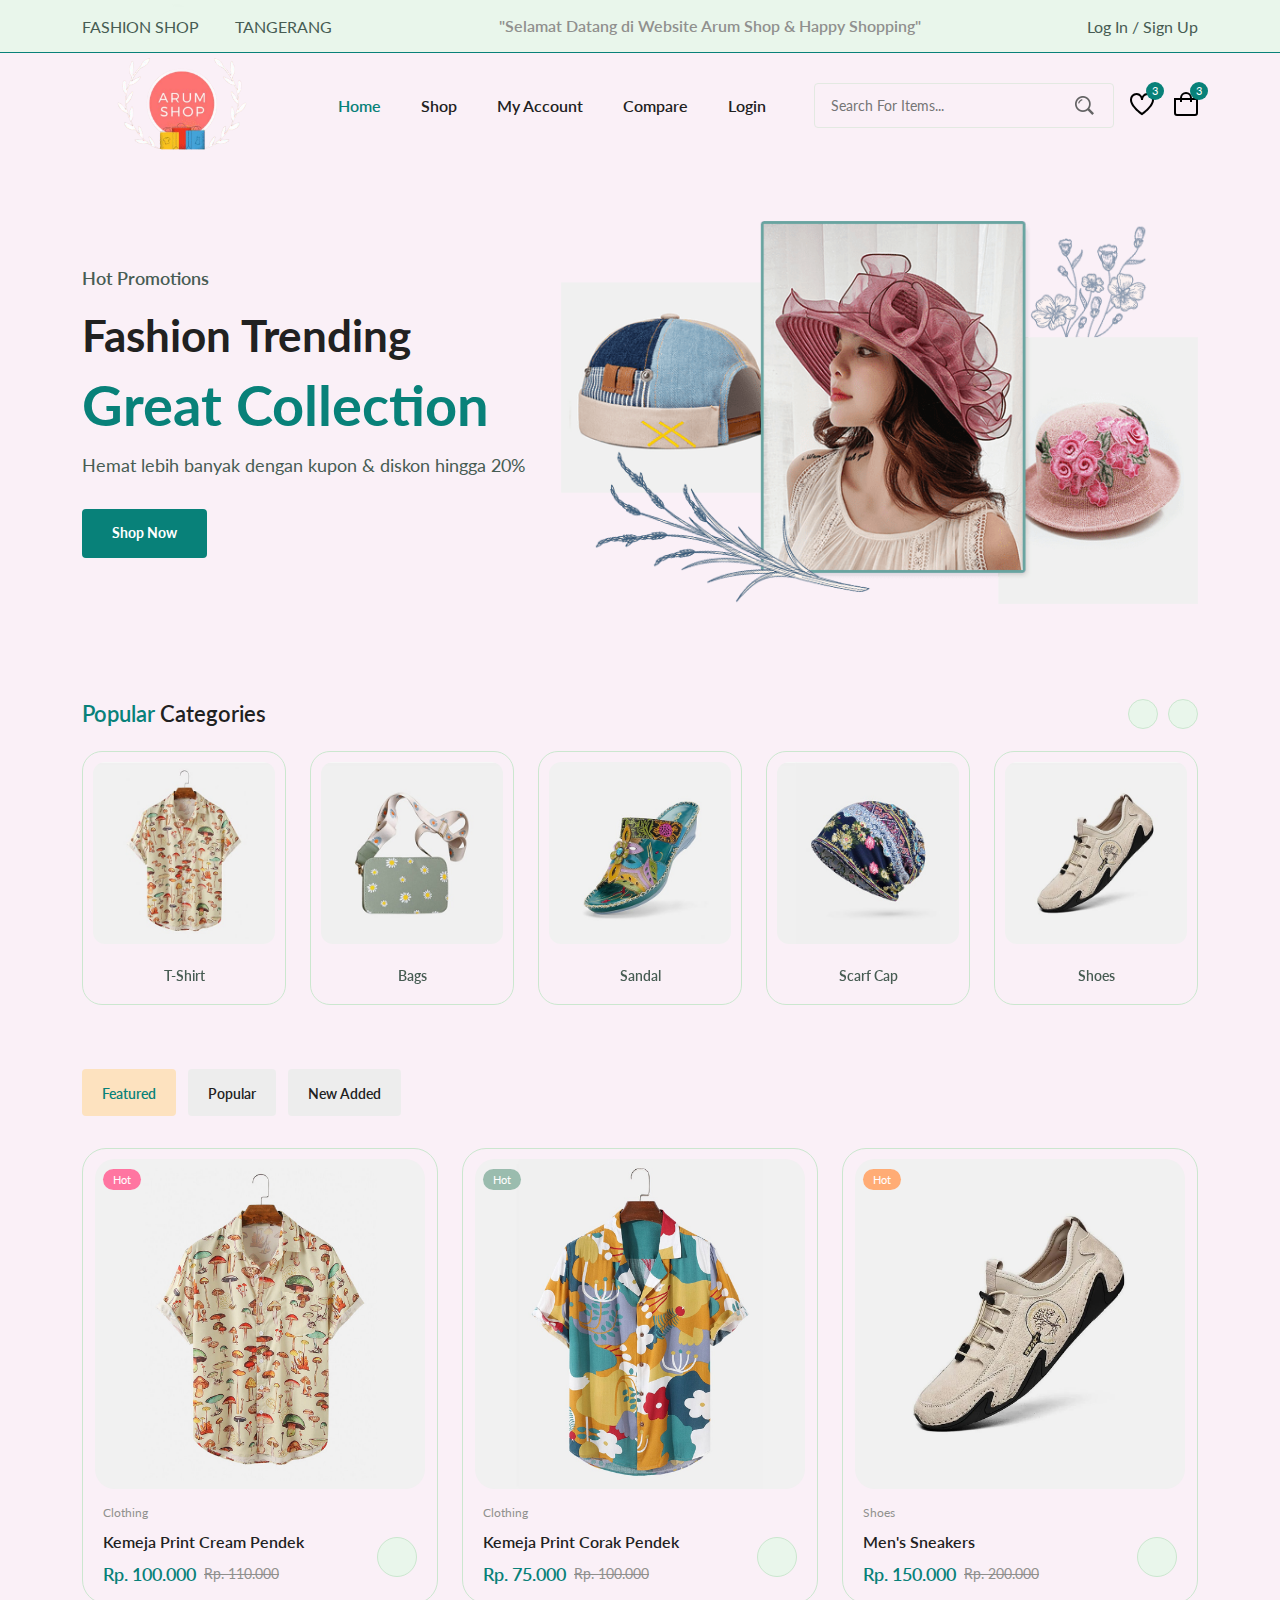
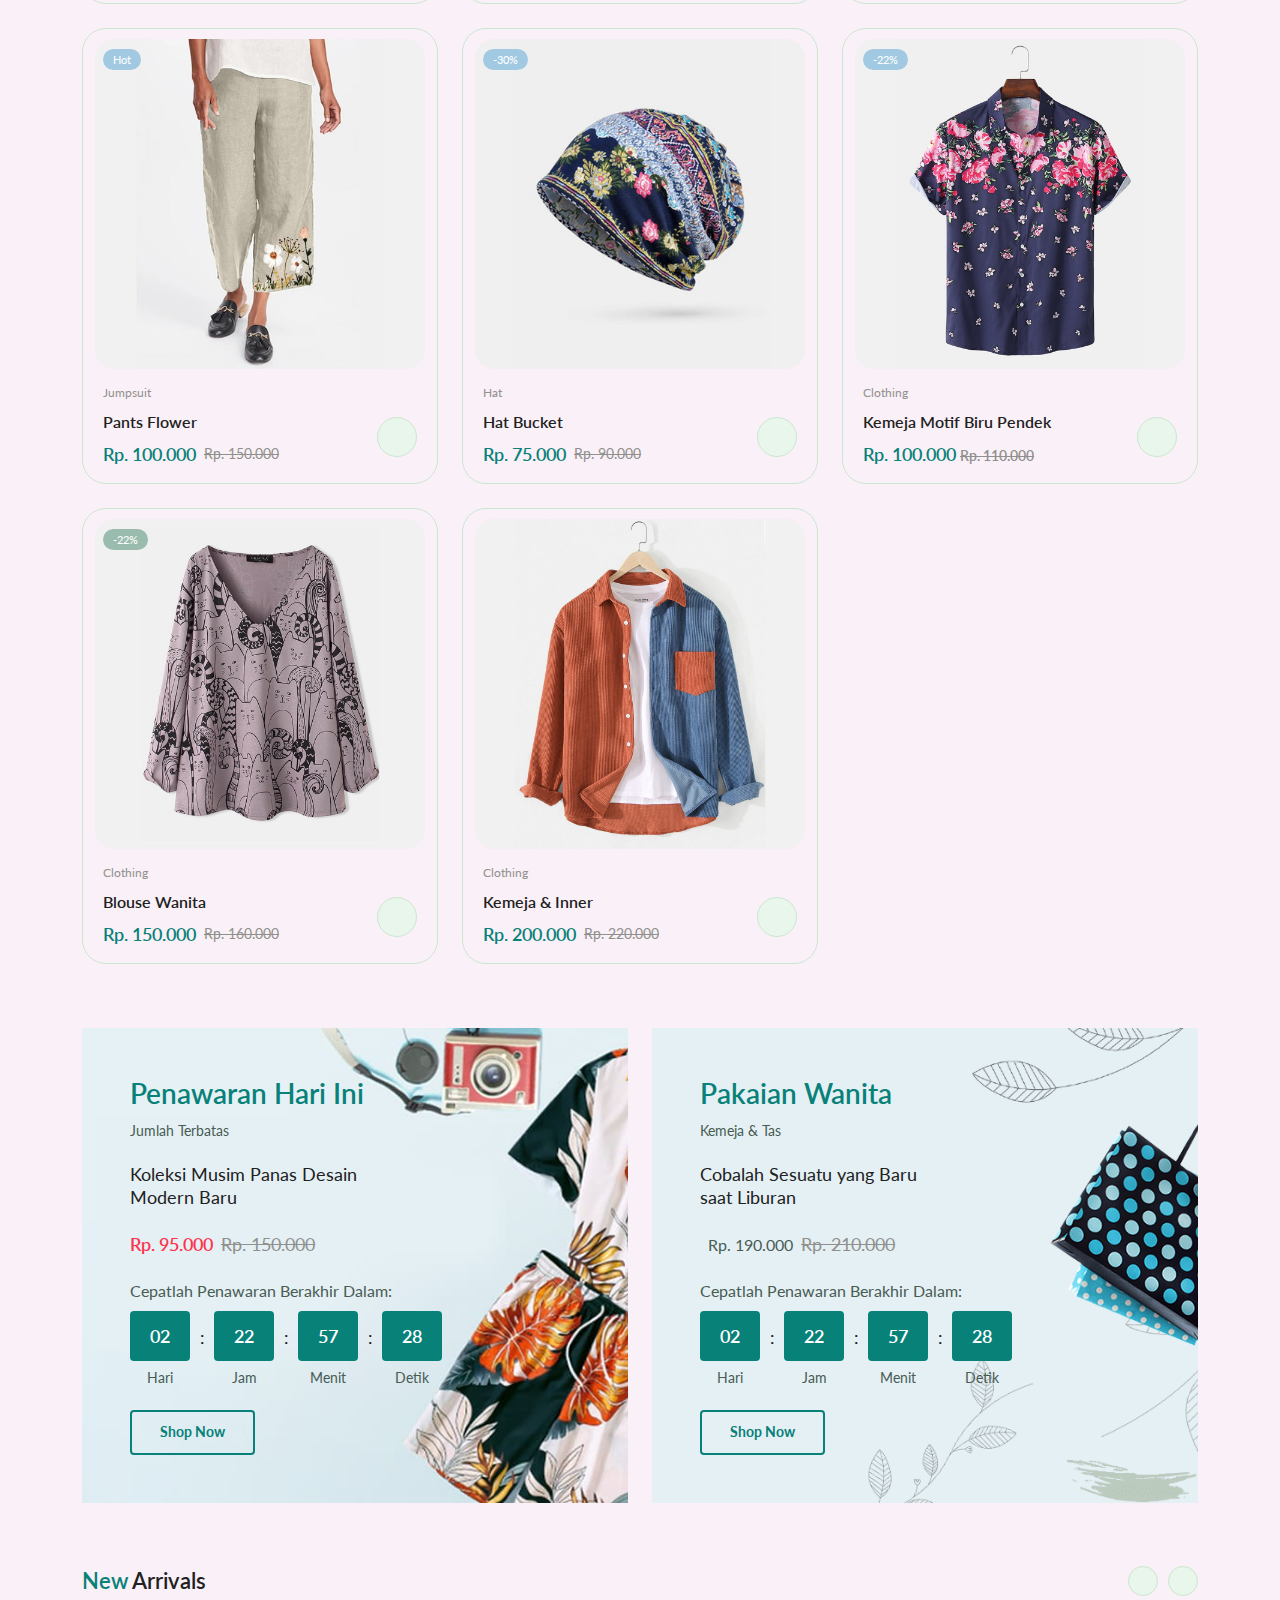
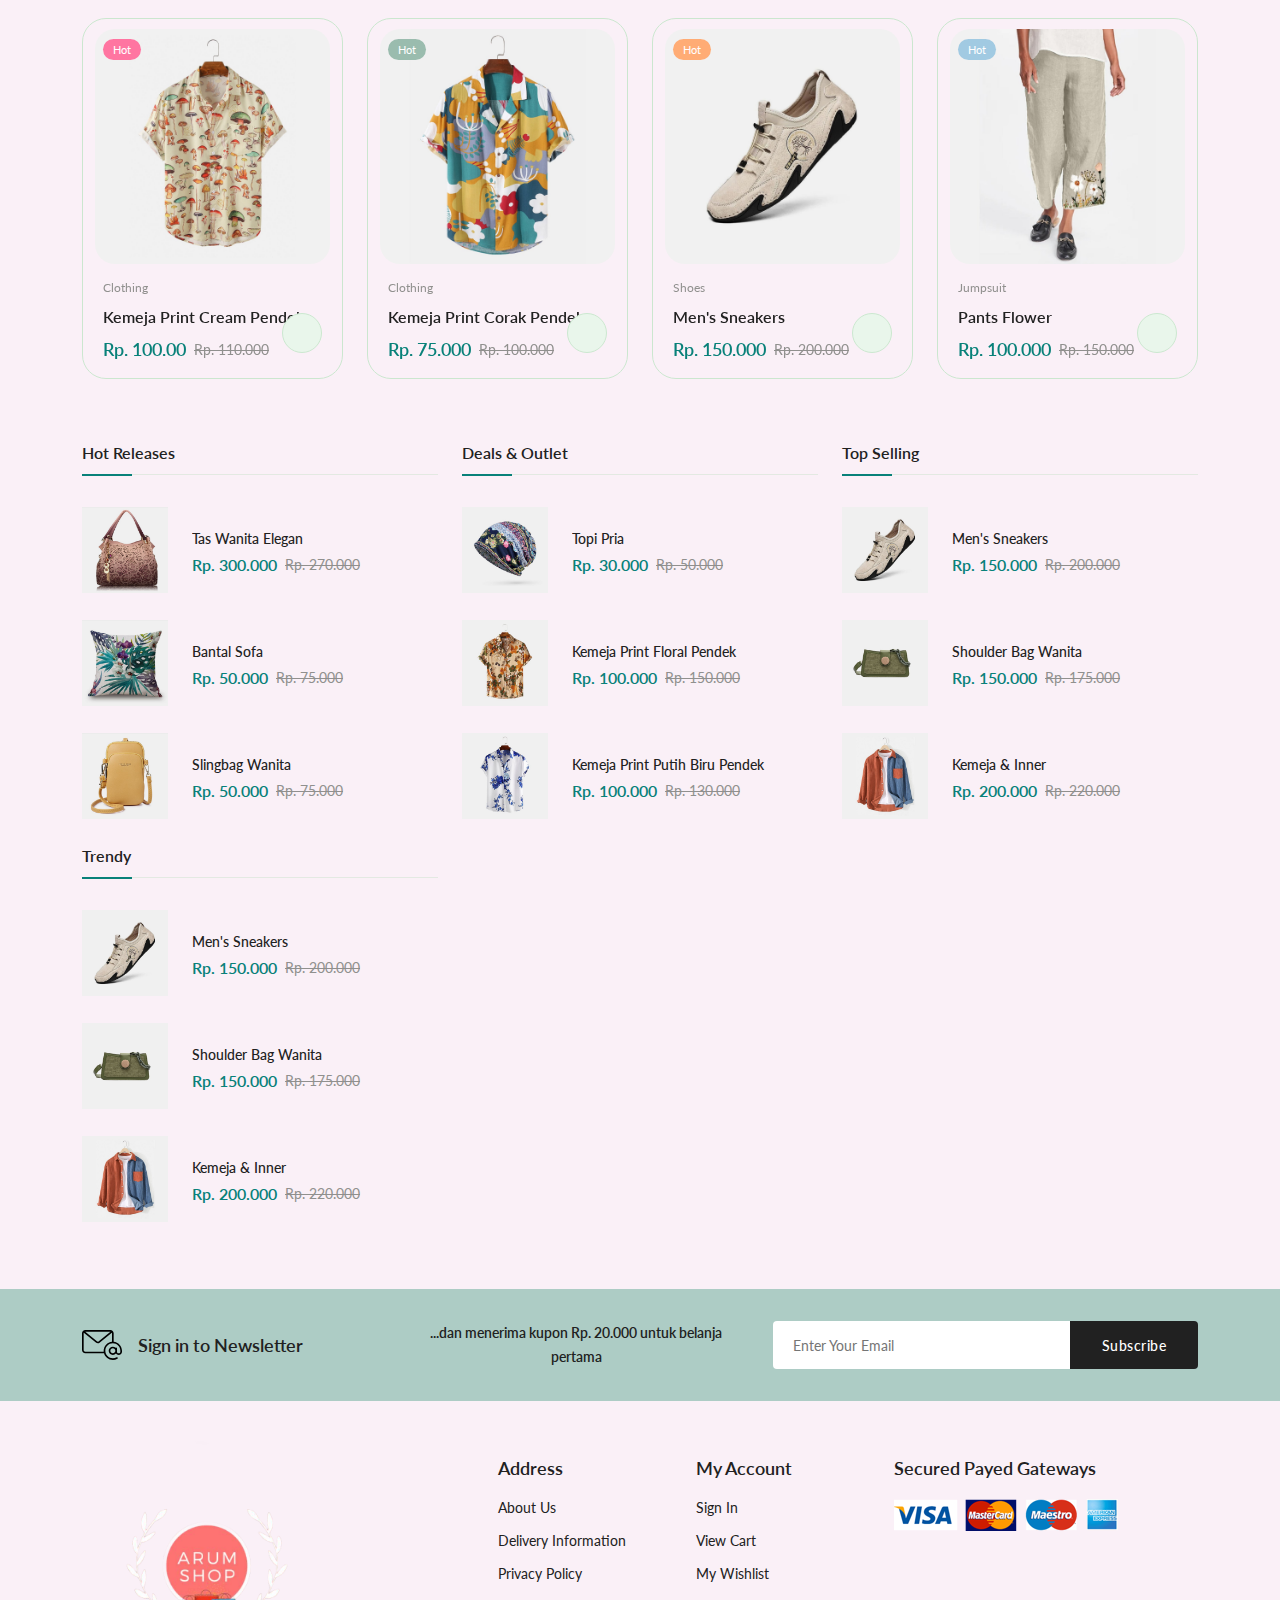
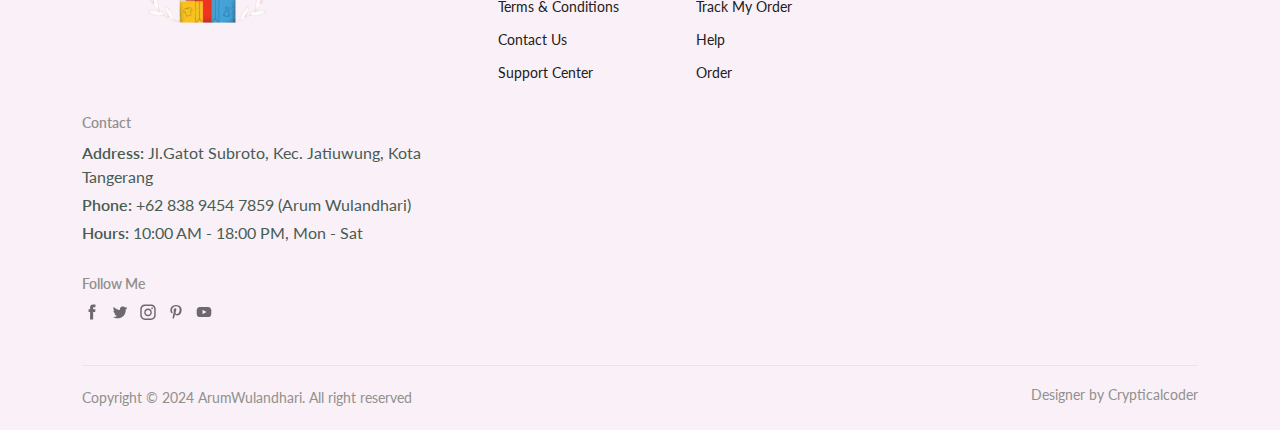
<file: index.html>
<!DOCTYPE html>
<html lang="en">
  <head>
    <meta charset="UTF-8" />
    <meta name="viewport" content="width=device-width, initial-scale=1.0" />

    <!--=============== FLATICON ===============-->
    <link
      rel="stylesheet"
      href="https://cdn-uicons.flaticon.com/2.0.0/uicons-regular-straight/css/uicons-regular-straight.css"
    />

    <!--=============== SWIPER CSS ===============-->
    <link
      rel="stylesheet"
      href="https://cdn.jsdelivr.net/npm/swiper@11/swiper-bundle.min.css"
    />

    <!--=============== CSS ===============-->
    <link rel="stylesheet" href="assets/css/styles.css" />

    <title>Ecommerce Website</title>
  </head>
  <body>
    <!--=============== HEADER ===============-->
    <header class="header">
      <div class="header__top">
        <div class="header__container container">
          <div class="header__contact">
            <span>FASHION SHOP</span>
            <span>TANGERANG</span>
          </div>
          <p class="header__alert-news">
            "Selamat Datang di Website Arum Shop & Happy Shopping"
          </p>
          <a href="login-register.html" class="header__top-action">
            Log In / Sign Up
          </a>
        </div>
      </div>

      <nav class="nav container">
        <a href="index.html" class="nav__arumweb">
          <img
            class="nav__arumweb-img"
            src="assets/img/arumweb.png"
            alt="website arumweb"
          />
        </a>
        <div class="nav__menu" id="nav-menu">
          <div class="nav__menu-top">
            <a href="index.html" class="nav__menu-arumweb">
              <img src="./assets/img/arumweb.png" alt="image" height="350" width="350">
            </a>
            <div class="nav__close" id="nav-close">
              <i class="fi fi-rs-cross-small"></i>
            </div>
          </div>
          <ul class="nav__list">
            <li class="nav__item">
              <a href="index.html" class="nav__link active-link">Home</a>
            </li>
            <li class="nav__item">
              <a href="shop.html" class="nav__link">Shop</a>
            </li>
            <li class="nav__item">
              <a href="accounts.html" class="nav__link">My Account</a>
            </li>
            <li class="nav__item">
              <a href="compare.html" class="nav__link">Compare</a>
            </li>
            <li class="nav__item">
              <a href="login-register.html" class="nav__link">Login</a>
            </li>
          </ul>
          <div class="header__search">
            <input
              type="text"
              placeholder="Search For Items..."
              class="form__input"
            />
            <button class="search__btn">
              <img src="assets/img/search.png" alt="search icon" />
            </button>
          </div>
        </div>
        <div class="header__user-actions">
          <a href="wishlist.html" class="header__action-btn" title="Wishlist">
            <img src="assets/img/icon-heart.svg" alt="" />
            <span class="count">3</span>
          </a>
          <a href="cart.html" class="header__action-btn" title="Cart">
            <img src="assets/img/icon-cart.svg" alt="" />
            <span class="count">3</span>
          </a>
          <div class="header__action-btn nav__toggle" id="nav-toggle">
            <img src="./assets//img/menu-burger.svg" alt="">
          </div>
        </div>
      </nav>
    </header>

    <!--=============== MAIN ===============-->
    <main class="main">
      <!--=============== HOME ===============-->
      <section class="home section--lg">
        <div class="home__container container grid">
          <div class="home__content">
            <span class="home__subtitle">Hot Promotions</span>
            <h1 class="home__title">
              Fashion Trending <span>Great Collection</span>
            </h1>
            <p class="home__description">
              Hemat lebih banyak dengan kupon & diskon hingga 20%
            </p>
            <a href="shop.html" class="btn">Shop Now</a>
          </div>
          <img src="assets/img/home-img.png" class="home__img" alt="hats" />
        </div>
      </section>

      <!--=============== CATEGORIES ===============-->
      <section class="categories container section">
        <h3 class="section__title"><span>Popular</span> Categories</h3>
        <div class="categories__container swiper">
          <div class="swiper-wrapper">
            <a href="shop.html" class="category__item swiper-slide">
              <img
                src="assets/img/category-1.jpg"
                alt=""
                class="category__img"
              />
              <h3 class="category__title">T-Shirt</h3>
            </a>
            <a href="shop.html" class="category__item swiper-slide">
              <img
                src="assets/img/category-2.jpg"
                alt=""
                class="category__img"
              />
              <h3 class="category__title">Bags</h3>
            </a>
            <a href="shop.html" class="category__item swiper-slide">
              <img
                src="assets/img/category-3.jpg"
                alt=""
                class="category__img"
              />
              <h3 class="category__title">Sandal</h3>
            </a>
            <a href="shop.html" class="category__item swiper-slide">
              <img
                src="assets/img/category-4.jpg"
                alt=""
                class="category__img"
              />
              <h3 class="category__title">Scarf Cap</h3>
            </a>
            <a href="shop.html" class="category__item swiper-slide">
              <img
                src="assets/img/category-5.jpg"
                alt=""
                class="category__img"
              />
              <h3 class="category__title">Shoes</h3>
            </a>
            <a href="shop.html" class="category__item swiper-slide">
              <img
                src="assets/img/category-6.jpg"
                alt=""
                class="category__img"
              />
              <h3 class="category__title">Pillowcase</h3>
            </a>
            <a href="shop.html" class="category__item swiper-slide">
              <img
                src="assets/img/category-7.jpg"
                alt=""
                class="category__img"
              />
              <h3 class="category__title">Jumpsuit</h3>
            </a>
            <a href="shop.html" class="category__item swiper-slide">
              <img
                src="assets/img/category-8.jpg"
                alt=""
                class="category__img"
              />
              <h3 class="category__title">Hats</h3>
            </a>
          </div>

          <div class="swiper-button-prev">
            <i class="fi fi-rs-angle-left"></i>
          </div>
          <div class="swiper-button-next">
            <i class="fi fi-rs-angle-right"></i>
          </div>
        </div>
      </section>

      <!--=============== PRODUCTS ===============-->
      <section class="products container section">
        <div class="tab__btns">
          <span class="tab__btn active-tab" data-target="#featured"
            >Featured</span
          >
          <span class="tab__btn" data-target="#popular">Popular</span>
          <span class="tab__btn" data-target="#new-added">New Added</span>
        </div>

        <div class="tab__items">
          <div class="tab__item active-tab" content id="featured">
            <div class="products__container grid">
              <div class="product__item">
                <div class="product__banner">
                  <a href="details.html" class="product__images">
                    <img
                      src="assets/img/product-1-1.jpg"
                      alt=""
                      class="product__img default"
                    />
                    <img
                      src="assets/img/product-1-2.jpg"
                      alt=""
                      class="product__img hover"
                    />
                  </a>
                  <div class="product__actions">
                    <a href="#" class="action__btn" aria-label="Quick View">
                      <i class="fi fi-rs-eye"></i>
                    </a>
                    <a
                      href="#"
                      class="action__btn"
                      aria-label="Add to Wishlist"
                    >
                      <i class="fi fi-rs-heart"></i>
                    </a>
                    <a href="#" class="action__btn" aria-label="Compare">
                      <i class="fi fi-rs-shuffle"></i>
                    </a>
                  </div>
                  <div class="product__badge light-pink">Hot</div>
                </div>
                <div class="product__content">
                  <span class="product__category">Clothing</span>
                  <a href="details.html">
                    <h3 class="product__title">Kemeja Print Cream Pendek</h3>
                  </a>
                  <div class="product__rating">
                    <i class="fi fi-rs-star"></i>
                    <i class="fi fi-rs-star"></i>
                    <i class="fi fi-rs-star"></i>
                    <i class="fi fi-rs-star"></i>
                    <i class="fi fi-rs-star"></i>
                  </div>
                  <div class="product__price flex">
                    <span class="new__price">Rp. 100.000 </span>
                    <span class="old__price">Rp. 110.000 </span>
                  </div>
                  <a
                    href="#"
                    class="action__btn cart__btn"
                    aria-label="Add To Cart"
                  >
                    <i class="fi fi-rs-shopping-bag-add"></i>
                  </a>
                </div>
              </div>
              <div class="product__item">
                <div class="product__banner">
                  <a href="details.html" class="product__images">
                    <img
                      src="assets/img/product-2-1.jpg"
                      alt=""
                      class="product__img default"
                    />
                    <img
                      src="assets/img/product-2-2.jpg"
                      alt=""
                      class="product__img hover"
                    />
                  </a>
                  <div class="product__actions">
                    <a href="#" class="action__btn" aria-label="Quick View">
                      <i class="fi fi-rs-eye"></i>
                    </a>
                    <a
                      href="#"
                      class="action__btn"
                      aria-label="Add to Wishlist"
                    >
                      <i class="fi fi-rs-heart"></i>
                    </a>
                    <a href="#" class="action__btn" aria-label="Compare">
                      <i class="fi fi-rs-shuffle"></i>
                    </a>
                  </div>
                  <div class="product__badge light-green">Hot</div>
                </div>
                <div class="product__content">
                  <span class="product__category">Clothing</span>
                  <a href="details.html">
                    <h3 class="product__title">Kemeja Print Corak Pendek</h3>
                  </a>
                  <div class="product__rating">
                    <i class="fi fi-rs-star"></i>
                    <i class="fi fi-rs-star"></i>
                    <i class="fi fi-rs-star"></i>
                    <i class="fi fi-rs-star"></i>
                    <i class="fi fi-rs-star"></i>
                  </div>
                  <div class="product__price flex">
                    <span class="new__price">Rp. 75.000</span>
                    <span class="old__price">Rp. 100.000</span>
                  </div>
                  <a
                    href="#"
                    class="action__btn cart__btn"
                    aria-label="Add To Cart"
                  >
                    <i class="fi fi-rs-shopping-bag-add"></i>
                  </a>
                </div>
              </div>
              <div class="product__item">
                <div class="product__banner">
                  <a href="details.html" class="product__images">
                    <img
                      src="assets/img/product-3-1.jpg"
                      alt=""
                      class="product__img default"
                    />
                    <img
                      src="assets/img/product-3-2.jpg"
                      alt=""
                      class="product__img hover"
                    />
                  </a>
                  <div class="product__actions">
                    <a href="#" class="action__btn" aria-label="Quick View">
                      <i class="fi fi-rs-eye"></i>
                    </a>
                    <a
                      href="#"
                      class="action__btn"
                      aria-label="Add to Wishlist"
                    >
                      <i class="fi fi-rs-heart"></i>
                    </a>
                    <a href="#" class="action__btn" aria-label="Compare">
                      <i class="fi fi-rs-shuffle"></i>
                    </a>
                  </div>
                  <div class="product__badge light-orange">Hot</div>
                </div>
                <div class="product__content">
                  <span class="product__category">Shoes</span>
                  <a href="details.html">
                    <h3 class="product__title">Men's Sneakers</h3>
                  </a>
                  <div class="product__rating">
                    <i class="fi fi-rs-star"></i>
                    <i class="fi fi-rs-star"></i>
                    <i class="fi fi-rs-star"></i>
                    <i class="fi fi-rs-star"></i>
                    <i class="fi fi-rs-star"></i>
                  </div>
                  <div class="product__price flex">
                    <span class="new__price">Rp. 150.000</span>
                    <span class="old__price">Rp. 200.000</span>
                  </div>
                  <a
                    href="#"
                    class="action__btn cart__btn"
                    aria-label="Add To Cart"
                  >
                    <i class="fi fi-rs-shopping-bag-add"></i>
                  </a>
                </div>
              </div>
              <div class="product__item">
                <div class="product__banner">
                  <a href="details.html" class="product__images">
                    <img
                      src="assets/img/product-4-1.jpg"
                      alt=""
                      class="product__img default"
                    />
                    <img
                      src="assets/img/product-4-2.jpg"
                      alt=""
                      class="product__img hover"
                    />
                  </a>
                  <div class="product__actions">
                    <a href="#" class="action__btn" aria-label="Quick View">
                      <i class="fi fi-rs-eye"></i>
                    </a>
                    <a
                      href="#"
                      class="action__btn"
                      aria-label="Add to Wishlist"
                    >
                      <i class="fi fi-rs-heart"></i>
                    </a>
                    <a href="#" class="action__btn" aria-label="Compare">
                      <i class="fi fi-rs-shuffle"></i>
                    </a>
                  </div>
                  <div class="product__badge light-blue">Hot</div>
                </div>
                <div class="product__content">
                  <span class="product__category">Jumpsuit</span>
                  <a href="details.html">
                    <h3 class="product__title">Pants Flower</h3>
                  </a>
                  <div class="product__rating">
                    <i class="fi fi-rs-star"></i>
                    <i class="fi fi-rs-star"></i>
                    <i class="fi fi-rs-star"></i>
                    <i class="fi fi-rs-star"></i>
                    <i class="fi fi-rs-star"></i>
                  </div>
                  <div class="product__price flex">
                    <span class="new__price">Rp. 100.000</span>
                    <span class="old__price">Rp. 150.000</span>
                  </div>
                  <a
                    href="#"
                    class="action__btn cart__btn"
                    aria-label="Add To Cart"
                  >
                    <i class="fi fi-rs-shopping-bag-add"></i>
                  </a>
                </div>
              </div>
              <div class="product__item">
                <div class="product__banner">
                  <a href="details.html" class="product__images">
                    <img
                      src="assets/img/product-5-1.jpg"
                      alt=""
                      class="product__img default"
                    />
                    <img
                      src="assets/img/product-5-2.jpg"
                      alt=""
                      class="product__img hover"
                    />
                  </a>
                  <div class="product__actions">
                    <a href="#" class="action__btn" aria-label="Quick View">
                      <i class="fi fi-rs-eye"></i>
                    </a>
                    <a
                      href="#"
                      class="action__btn"
                      aria-label="Add to Wishlist"
                    >
                      <i class="fi fi-rs-heart"></i>
                    </a>
                    <a href="#" class="action__btn" aria-label="Compare">
                      <i class="fi fi-rs-shuffle"></i>
                    </a>
                  </div>
                  <div class="product__badge light-blue">-30%</div>
                </div>
                <div class="product__content">
                  <span class="product__category">Hat</span>
                  <a href="details.html">
                    <h3 class="product__title">Hat Bucket</h3>
                  </a>
                  <div class="product__rating">
                    <i class="fi fi-rs-star"></i>
                    <i class="fi fi-rs-star"></i>
                    <i class="fi fi-rs-star"></i>
                    <i class="fi fi-rs-star"></i>
                    <i class="fi fi-rs-star"></i>
                  </div>
                  <div class="product__price flex">
                    <span class="new__price">Rp. 75.000</span>
                    <span class="old__price">Rp. 90.000</span>
                  </div>
                  <a
                    href="#"
                    class="action__btn cart__btn"
                    aria-label="Add To Cart"
                  >
                    <i class="fi fi-rs-shopping-bag-add"></i>
                  </a>
                </div>
              </div>
              <div class="product__item">
                <div class="product__banner">
                  <a href="details.html" class="product__images">
                    <img
                      src="assets/img/product-6-1.jpg"
                      alt=""
                      class="product__img default"
                    />
                    <img
                      src="assets/img/product-6-2.jpg"
                      alt=""
                      class="product__img hover"
                    />
                  </a>
                  <div class="product__actions">
                    <a href="#" class="action__btn" aria-label="Quick View">
                      <i class="fi fi-rs-eye"></i>
                    </a>
                    <a
                      href="#"
                      class="action__btn"
                      aria-label="Add to Wishlist"
                    >
                      <i class="fi fi-rs-heart"></i>
                    </a>
                    <a href="#" class="action__btn" aria-label="Compare">
                      <i class="fi fi-rs-shuffle"></i>
                    </a>
                  </div>
                  <div class="product__badge light-blue">-22%</div>
                </div>
                <div class="product__content">
                  <span class="product__category">Clothing</span>
                  <a href="details.html">
                    <h3 class="product__title">Kemeja Motif Biru Pendek</h3>
                  </a>
                  <div class="product__rating">
                    <i class="fi fi-rs-star"></i>
                    <i class="fi fi-rs-star"></i>
                    <i class="fi fi-rs-star"></i>
                    <i class="fi fi-rs-star"></i>
                    <i class="fi fi-rs-star"></i>
                  </div>
                  <div class="product__price flex">
                    <span class="new__price">Rp. 100.000<span>
                    <span class="old__price">Rp. 110.000</span>
                  </div>
                  <a
                    href="#"
                    class="action__btn cart__btn"
                    aria-label="Add To Cart"
                  >
                    <i class="fi fi-rs-shopping-bag-add"></i>
                  </a>
                </div>
              </div>
              <div class="product__item">
                <div class="product__banner">
                  <a href="details.html" class="product__images">
                    <img
                      src="assets/img/product-7-1.jpg"
                      alt=""
                      class="product__img default"
                    />
                    <img
                      src="assets/img/product-7-2.jpg"
                      alt=""
                      class="product__img hover"
                    />
                  </a>
                  <div class="product__actions">
                    <a href="#" class="action__btn" aria-label="Quick View">
                      <i class="fi fi-rs-eye"></i>
                    </a>
                    <a
                      href="#"
                      class="action__btn"
                      aria-label="Add to Wishlist"
                    >
                      <i class="fi fi-rs-heart"></i>
                    </a>
                    <a href="#" class="action__btn" aria-label="Compare">
                      <i class="fi fi-rs-shuffle"></i>
                    </a>
                  </div>
                  <div class="product__badge light-green">-22%</div>
                </div>
                <div class="product__content">
                  <span class="product__category">Clothing</span>
                  <a href="details.html">
                    <h3 class="product__title">Blouse Wanita</h3>
                  </a>
                  <div class="product__rating">
                    <i class="fi fi-rs-star"></i>
                    <i class="fi fi-rs-star"></i>
                    <i class="fi fi-rs-star"></i>
                    <i class="fi fi-rs-star"></i>
                    <i class="fi fi-rs-star"></i>
                  </div>
                  <div class="product__price flex">
                    <span class="new__price">Rp. 150.000</span>
                    <span class="old__price">Rp. 160.000</span>
                  </div>
                  <a
                    href="#"
                    class="action__btn cart__btn"
                    aria-label="Add To Cart"
                  >
                    <i class="fi fi-rs-shopping-bag-add"></i>
                  </a>
                </div>
              </div>
              <div class="product__item">
                <div class="product__banner">
                  <a href="details.html" class="product__images">
                    <img
                      src="assets/img/product-8-1.jpg"
                      alt=""
                      class="product__img default"
                    />
                    <img
                      src="assets/img/product-8-2.jpg"
                      alt=""
                      class="product__img hover"
                    />
                  </a>
                  <div class="product__actions">
                    <a href="#" class="action__btn" aria-label="Quick View">
                      <i class="fi fi-rs-eye"></i>
                    </a>
                    <a
                      href="#"
                      class="action__btn"
                      aria-label="Add to Wishlist"
                    >
                      <i class="fi fi-rs-heart"></i>
                    </a>
                    <a href="#" class="action__btn" aria-label="Compare">
                      <i class="fi fi-rs-shuffle"></i>
                    </a>
                  </div>
                </div>
                <div class="product__content">
                  <span class="product__category">Clothing</span>
                  <a href="details.html">
                    <h3 class="product__title">Kemeja & Inner</h3>
                  </a>
                  <div class="product__rating">
                    <i class="fi fi-rs-star"></i>
                    <i class="fi fi-rs-star"></i>
                    <i class="fi fi-rs-star"></i>
                    <i class="fi fi-rs-star"></i>
                    <i class="fi fi-rs-star"></i>
                  </div>
                  <div class="product__price flex">
                    <span class="new__price">Rp. 200.000</span>
                    <span class="old__price">Rp. 220.000</span>
                  </div>
                  <a
                    href="#"
                    class="action__btn cart__btn"
                    aria-label="Add To Cart"
                  >
                    <i class="fi fi-rs-shopping-bag-add"></i>
                  </a>
                </div>
              </div>
            </div>
          </div>
          <div class="tab__item" content id="popular">
            <div class="products__container grid">
              <div class="product__item">
                <div class="product__banner">
                  <a href="details.html" class="product__images">
                    <img
                      src="assets/img/product-9-1.jpg"
                      alt=""
                      class="product__img default"
                    />
                    <img
                      src="assets/img/product-9-2.jpg"
                      alt=""
                      class="product__img hover"
                    />
                  </a>
                  <div class="product__actions">
                    <a href="#" class="action__btn" aria-label="Quick View">
                      <i class="fi fi-rs-eye"></i>
                    </a>
                    <a
                      href="#"
                      class="action__btn"
                      aria-label="Add to Wishlist"
                    >
                      <i class="fi fi-rs-heart"></i>
                    </a>
                    <a href="#" class="action__btn" aria-label="Compare">
                      <i class="fi fi-rs-shuffle"></i>
                    </a>
                  </div>
                  <div class="product__badge light-pink">Hot</div>
                </div>
                <div class="product__content">
                  <span class="product__category">Clothing</span>
                  <a href="details.html">
                    <h3 class="product__title">Kemeja Print Cream Pendek</h3>
                  </a>
                  <div class="product__rating">
                    <i class="fi fi-rs-star"></i>
                    <i class="fi fi-rs-star"></i>
                    <i class="fi fi-rs-star"></i>
                    <i class="fi fi-rs-star"></i>
                    <i class="fi fi-rs-star"></i>
                  </div>
                  <div class="product__price flex">
                    <span class="new__price">Rp. 100.000 </span>
                    <span class="old__price">Rp. 110.000 </span>
                  </div>
                  <a
                    href="#"
                    class="action__btn cart__btn"
                    aria-label="Add To Cart"
                  >
                    <i class="fi fi-rs-shopping-bag-add"></i>
                  </a>
                </div>
              </div>
              <div class="product__item">
                <div class="product__banner">
                  <a href="details.html" class="product__images">
                    <img
                      src="assets/img/product-2-1.jpg"
                      alt=""
                      class="product__img default"
                    />
                    <img
                      src="assets/img/product-2-2.jpg"
                      alt=""
                      class="product__img hover"
                    />
                  </a>
                  <div class="product__actions">
                    <a href="#" class="action__btn" aria-label="Quick View">
                      <i class="fi fi-rs-eye"></i>
                    </a>
                    <a
                      href="#"
                      class="action__btn"
                      aria-label="Add to Wishlist"
                    >
                      <i class="fi fi-rs-heart"></i>
                    </a>
                    <a href="#" class="action__btn" aria-label="Compare">
                      <i class="fi fi-rs-shuffle"></i>
                    </a>
                  </div>
                  <div class="product__badge light-green">Hot</div>
                </div>
                <div class="product__content">
                  <span class="product__category">Clothing</span>
                  <a href="details.html">
                    <h3 class="product__title">Kemeja Print Corak Pendek</h3>
                  </a>
                  <div class="product__rating">
                    <i class="fi fi-rs-star"></i>
                    <i class="fi fi-rs-star"></i>
                    <i class="fi fi-rs-star"></i>
                    <i class="fi fi-rs-star"></i>
                    <i class="fi fi-rs-star"></i>
                  </div>
                  <div class="product__price flex">
                    <span class="new__price">Rp. 75.000</span>
                    <span class="old__price">Rp. 100.000</span>
                  </div>
                  <a
                    href="#"
                    class="action__btn cart__btn"
                    aria-label="Add To Cart"
                  >
                    <i class="fi fi-rs-shopping-bag-add"></i>
                  </a>
                </div>
              </div>
              <div class="product__item">
                <div class="product__banner">
                  <a href="details.html" class="product__images">
                    <img
                      src="assets/img/product-3-1.jpg"
                      alt=""
                      class="product__img default"
                    />
                    <img
                      src="assets/img/product-3-2.jpg"
                      alt=""
                      class="product__img hover"
                    />
                  </a>
                  <div class="product__actions">
                    <a href="#" class="action__btn" aria-label="Quick View">
                      <i class="fi fi-rs-eye"></i>
                    </a>
                    <a
                      href="#"
                      class="action__btn"
                      aria-label="Add to Wishlist"
                    >
                      <i class="fi fi-rs-heart"></i>
                    </a>
                    <a href="#" class="action__btn" aria-label="Compare">
                      <i class="fi fi-rs-shuffle"></i>
                    </a>
                  </div>
                  <div class="product__badge light-orange">Hot</div>
                </div>
                <div class="product__content">
                  <span class="product__category">Shoes</span>
                  <a href="details.html">
                    <h3 class="product__title">Men's Sneakers</h3>
                  </a>
                  <div class="product__rating">
                    <i class="fi fi-rs-star"></i>
                    <i class="fi fi-rs-star"></i>
                    <i class="fi fi-rs-star"></i>
                    <i class="fi fi-rs-star"></i>
                    <i class="fi fi-rs-star"></i>
                  </div>
                  <div class="product__price flex">
                    <span class="new__price">Rp. 150.000</span>
                    <span class="old__price">Rp. 200.000</span>
                  </div>
                  <a
                    href="#"
                    class="action__btn cart__btn"
                    aria-label="Add To Cart"
                  >
                    <i class="fi fi-rs-shopping-bag-add"></i>
                  </a>
                </div>
              </div>
              <div class="product__item">
                <div class="product__banner">
                  <a href="details.html" class="product__images">
                    <img
                      src="assets/img/product-4-1.jpg"
                      alt=""
                      class="product__img default"
                    />
                    <img
                      src="assets/img/product-4-2.jpg"
                      alt=""
                      class="product__img hover"
                    />
                  </a>
                  <div class="product__actions">
                    <a href="#" class="action__btn" aria-label="Quick View">
                      <i class="fi fi-rs-eye"></i>
                    </a>
                    <a
                      href="#"
                      class="action__btn"
                      aria-label="Add to Wishlist"
                    >
                      <i class="fi fi-rs-heart"></i>
                    </a>
                    <a href="#" class="action__btn" aria-label="Compare">
                      <i class="fi fi-rs-shuffle"></i>
                    </a>
                  </div>
                  <div class="product__badge light-blue">Hot</div>
                </div>
                <div class="product__content">
                  <span class="product__category">Jumpsuit</span>
                  <a href="details.html">
                    <h3 class="product__title">Pants Flower</h3>
                  </a>
                  <div class="product__rating">
                    <i class="fi fi-rs-star"></i>
                    <i class="fi fi-rs-star"></i>
                    <i class="fi fi-rs-star"></i>
                    <i class="fi fi-rs-star"></i>
                    <i class="fi fi-rs-star"></i>
                  </div>
                  <div class="product__price flex">
                    <span class="new__price">Rp. 100.000</span>
                    <span class="old__price">Rp. 150.000</span>
                  </div>
                  <a
                    href="#"
                    class="action__btn cart__btn"
                    aria-label="Add To Cart"
                  >
                    <i class="fi fi-rs-shopping-bag-add"></i>
                  </a>
                </div>
              </div>
              <div class="product__item">
                <div class="product__banner">
                  <a href="details.html" class="product__images">
                    <img
                      src="assets/img/product-5-1.jpg"
                      alt=""
                      class="product__img default"
                    />
                    <img
                      src="assets/img/product-5-2.jpg"
                      alt=""
                      class="product__img hover"
                    />
                  </a>
                  <div class="product__actions">
                    <a href="#" class="action__btn" aria-label="Quick View">
                      <i class="fi fi-rs-eye"></i>
                    </a>
                    <a
                      href="#"
                      class="action__btn"
                      aria-label="Add to Wishlist"
                    >
                      <i class="fi fi-rs-heart"></i>
                    </a>
                    <a href="#" class="action__btn" aria-label="Compare">
                      <i class="fi fi-rs-shuffle"></i>
                    </a>
                  </div>
                  <div class="product__badge light-blue">-30%</div>
                </div>
                <div class="product__content">
                  <span class="product__category">Hat</span>
                  <a href="details.html">
                    <h3 class="product__title">Hat Bucket</h3>
                  </a>
                  <div class="product__rating">
                    <i class="fi fi-rs-star"></i>
                    <i class="fi fi-rs-star"></i>
                    <i class="fi fi-rs-star"></i>
                    <i class="fi fi-rs-star"></i>
                    <i class="fi fi-rs-star"></i>
                  </div>
                  <div class="product__price flex">
                    <span class="new__price">Rp. 75.000</span>
                    <span class="old__price">Rp. 90.000</span>
                  </div>
                  <a
                    href="#"
                    class="action__btn cart__btn"
                    aria-label="Add To Cart"
                  >
                    <i class="fi fi-rs-shopping-bag-add"></i>
                  </a>
                </div>
              </div>
              <div class="product__item">
                <div class="product__banner">
                  <a href="details.html" class="product__images">
                    <img
                      src="assets/img/product-6-1.jpg"
                      alt=""
                      class="product__img default"
                    />
                    <img
                      src="assets/img/product-6-2.jpg"
                      alt=""
                      class="product__img hover"
                    />
                  </a>
                  <div class="product__actions">
                    <a href="#" class="action__btn" aria-label="Quick View">
                      <i class="fi fi-rs-eye"></i>
                    </a>
                    <a
                      href="#"
                      class="action__btn"
                      aria-label="Add to Wishlist"
                    >
                      <i class="fi fi-rs-heart"></i>
                    </a>
                    <a href="#" class="action__btn" aria-label="Compare">
                      <i class="fi fi-rs-shuffle"></i>
                    </a>
                  </div>
                  <div class="product__badge light-blue">-22%</div>
                </div>
                <div class="product__content">
                  <span class="product__category">Clothing</span>
                  <a href="details.html">
                    <h3 class="product__title">Kemeja Motif Biru Pendek</h3>
                  </a>
                  <div class="product__rating">
                    <i class="fi fi-rs-star"></i>
                    <i class="fi fi-rs-star"></i>
                    <i class="fi fi-rs-star"></i>
                    <i class="fi fi-rs-star"></i>
                    <i class="fi fi-rs-star"></i>
                  </div>
                  <div class="product__price flex">
                    <span class="new__price">Rp. 100.000<span>
                    <span class="old__price">Rp. 110.000</span>
                  </div>
                  <a
                    href="#"
                    class="action__btn cart__btn"
                    aria-label="Add To Cart"
                  >
                    <i class="fi fi-rs-shopping-bag-add"></i>
                  </a>
                </div>
              </div>
              <div class="product__item">
                <div class="product__banner">
                  <a href="details.html" class="product__images">
                    <img
                      src="assets/img/product-7-1.jpg"
                      alt=""
                      class="product__img default"
                    />
                    <img
                      src="assets/img/product-7-2.jpg"
                      alt=""
                      class="product__img hover"
                    />
                  </a>
                  <div class="product__actions">
                    <a href="#" class="action__btn" aria-label="Quick View">
                      <i class="fi fi-rs-eye"></i>
                    </a>
                    <a
                      href="#"
                      class="action__btn"
                      aria-label="Add to Wishlist"
                    >
                      <i class="fi fi-rs-heart"></i>
                    </a>
                    <a href="#" class="action__btn" aria-label="Compare">
                      <i class="fi fi-rs-shuffle"></i>
                    </a>
                  </div>
                  <div class="product__badge light-green">-22%</div>
                </div>
                <div class="product__content">
                  <span class="product__category">Clothing</span>
                  <a href="details.html">
                    <h3 class="product__title">Blouse Wanita</h3>
                  </a>
                  <div class="product__rating">
                    <i class="fi fi-rs-star"></i>
                    <i class="fi fi-rs-star"></i>
                    <i class="fi fi-rs-star"></i>
                    <i class="fi fi-rs-star"></i>
                    <i class="fi fi-rs-star"></i>
                  </div>
                  <div class="product__price flex">
                    <span class="new__price">Rp. 150.000</span>
                    <span class="old__price">Rp. 160.000</span>
                  </div>
                  <a
                    href="#"
                    class="action__btn cart__btn"
                    aria-label="Add To Cart"
                  >
                    <i class="fi fi-rs-shopping-bag-add"></i>
                  </a>
                </div>
              </div>
              <div class="product__item">
                <div class="product__banner">
                  <a href="details.html" class="product__images">
                    <img
                      src="assets/img/product-8-1.jpg"
                      alt=""
                      class="product__img default"
                    />
                    <img
                      src="assets/img/product-8-2.jpg"
                      alt=""
                      class="product__img hover"
                    />
                  </a>
                  <div class="product__actions">
                    <a href="#" class="action__btn" aria-label="Quick View">
                      <i class="fi fi-rs-eye"></i>
                    </a>
                    <a
                      href="#"
                      class="action__btn"
                      aria-label="Add to Wishlist"
                    >
                      <i class="fi fi-rs-heart"></i>
                    </a>
                    <a href="#" class="action__btn" aria-label="Compare">
                      <i class="fi fi-rs-shuffle"></i>
                    </a>
                  </div>
                </div>
                <div class="product__content">
                  <span class="product__category">Clothing</span>
                  <a href="details.html">
                    <h3 class="product__title">Kemeja & Inner</h3>
                  </a>
                  <div class="product__rating">
                    <i class="fi fi-rs-star"></i>
                    <i class="fi fi-rs-star"></i>
                    <i class="fi fi-rs-star"></i>
                    <i class="fi fi-rs-star"></i>
                    <i class="fi fi-rs-star"></i>
                  </div>
                  <div class="product__price flex">
                    <span class="new__price">Rp. 200.000</span>
                    <span class="old__price">Rp. 220.000</span>
                  </div>
                  <a
                    href="#"
                    class="action__btn cart__btn"
                    aria-label="Add To Cart"
                  >
                    <i class="fi fi-rs-shopping-bag-add"></i>
                  </a>
                </div>
              </div>
            </div>
          </div>
          <div class="tab__item" content id="new-added">
            <div class="products__container grid">
              <div class="product__item">
                <div class="product__banner">
                  <a href="details.html" class="product__images">
                    <img
                      src="assets/img/product-1-1.jpg"
                      alt=""
                      class="product__img default"
                    />
                    <img
                      src="assets/img/product-1-2.jpg"
                      alt=""
                      class="product__img hover"
                    />
                  </a>
                  <div class="product__actions">
                    <a href="#" class="action__btn" aria-label="Quick View">
                      <i class="fi fi-rs-eye"></i>
                    </a>
                    <a
                      href="#"
                      class="action__btn"
                      aria-label="Add to Wishlist"
                    >
                      <i class="fi fi-rs-heart"></i>
                    </a>
                    <a href="#" class="action__btn" aria-label="Compare">
                      <i class="fi fi-rs-shuffle"></i>
                    </a>
                  </div>
                  <div class="product__badge light-pink">Hot</div>
                </div>
                <div class="product__content">
                  <span class="product__category">Clothing</span>
                  <a href="details.html">
                    <h3 class="product__title">Kemeja Print Cream Pendek</h3>
                  </a>
                  <div class="product__rating">
                    <i class="fi fi-rs-star"></i>
                    <i class="fi fi-rs-star"></i>
                    <i class="fi fi-rs-star"></i>
                    <i class="fi fi-rs-star"></i>
                    <i class="fi fi-rs-star"></i>
                  </div>
                  <div class="product__price flex">
                    <span class="new__price">Rp. 100.000 </span>
                    <span class="old__price">Rp. 110.000 </span>
                  </div>
                  <a
                    href="#"
                    class="action__btn cart__btn"
                    aria-label="Add To Cart"
                  >
                    <i class="fi fi-rs-shopping-bag-add"></i>
                  </a>
                </div>
              </div>
              <div class="product__item">
                <div class="product__banner">
                  <a href="details.html" class="product__images">
                    <img
                      src="assets/img/product-2-1.jpg"
                      alt=""
                      class="product__img default"
                    />
                    <img
                      src="assets/img/product-2-2.jpg"
                      alt=""
                      class="product__img hover"
                    />
                  </a>
                  <div class="product__actions">
                    <a href="#" class="action__btn" aria-label="Quick View">
                      <i class="fi fi-rs-eye"></i>
                    </a>
                    <a
                      href="#"
                      class="action__btn"
                      aria-label="Add to Wishlist"
                    >
                      <i class="fi fi-rs-heart"></i>
                    </a>
                    <a href="#" class="action__btn" aria-label="Compare">
                      <i class="fi fi-rs-shuffle"></i>
                    </a>
                  </div>
                  <div class="product__badge light-green">Hot</div>
                </div>
                <div class="product__content">
                  <span class="product__category">Clothing</span>
                  <a href="details.html">
                    <h3 class="product__title">Kemeja Print Corak Pendek</h3>
                  </a>
                  <div class="product__rating">
                    <i class="fi fi-rs-star"></i>
                    <i class="fi fi-rs-star"></i>
                    <i class="fi fi-rs-star"></i>
                    <i class="fi fi-rs-star"></i>
                    <i class="fi fi-rs-star"></i>
                  </div>
                  <div class="product__price flex">
                    <span class="new__price">Rp. 75.000</span>
                    <span class="old__price">Rp. 100.000</span>
                  </div>
                  <a
                    href="#"
                    class="action__btn cart__btn"
                    aria-label="Add To Cart"
                  >
                    <i class="fi fi-rs-shopping-bag-add"></i>
                  </a>
                </div>
              </div>
              <div class="product__item">
                <div class="product__banner">
                  <a href="details.html" class="product__images">
                    <img
                      src="assets/img/product-3-1.jpg"
                      alt=""
                      class="product__img default"
                    />
                    <img
                      src="assets/img/product-3-2.jpg"
                      alt=""
                      class="product__img hover"
                    />
                  </a>
                  <div class="product__actions">
                    <a href="#" class="action__btn" aria-label="Quick View">
                      <i class="fi fi-rs-eye"></i>
                    </a>
                    <a
                      href="#"
                      class="action__btn"
                      aria-label="Add to Wishlist"
                    >
                      <i class="fi fi-rs-heart"></i>
                    </a>
                    <a href="#" class="action__btn" aria-label="Compare">
                      <i class="fi fi-rs-shuffle"></i>
                    </a>
                  </div>
                  <div class="product__badge light-orange">Hot</div>
                </div>
                <div class="product__content">
                  <span class="product__category">Shoes</span>
                  <a href="details.html">
                    <h3 class="product__title">Men's Sneakers</h3>
                  </a>
                  <div class="product__rating">
                    <i class="fi fi-rs-star"></i>
                    <i class="fi fi-rs-star"></i>
                    <i class="fi fi-rs-star"></i>
                    <i class="fi fi-rs-star"></i>
                    <i class="fi fi-rs-star"></i>
                  </div>
                  <div class="product__price flex">
                    <span class="new__price">Rp. 150.000</span>
                    <span class="old__price">Rp. 200.000</span>
                  </div>
                  <a
                    href="#"
                    class="action__btn cart__btn"
                    aria-label="Add To Cart"
                  >
                    <i class="fi fi-rs-shopping-bag-add"></i>
                  </a>
                </div>
              </div>
              <div class="product__item">
                <div class="product__banner">
                  <a href="details.html" class="product__images">
                    <img
                      src="assets/img/product-4-1.jpg"
                      alt=""
                      class="product__img default"
                    />
                    <img
                      src="assets/img/product-4-2.jpg"
                      alt=""
                      class="product__img hover"
                    />
                  </a>
                  <div class="product__actions">
                    <a href="#" class="action__btn" aria-label="Quick View">
                      <i class="fi fi-rs-eye"></i>
                    </a>
                    <a
                      href="#"
                      class="action__btn"
                      aria-label="Add to Wishlist"
                    >
                      <i class="fi fi-rs-heart"></i>
                    </a>
                    <a href="#" class="action__btn" aria-label="Compare">
                      <i class="fi fi-rs-shuffle"></i>
                    </a>
                  </div>
                  <div class="product__badge light-blue">Hot</div>
                </div>
                <div class="product__content">
                  <span class="product__category">Jumpsuit</span>
                  <a href="details.html">
                    <h3 class="product__title">Pants Flower</h3>
                  </a>
                  <div class="product__rating">
                    <i class="fi fi-rs-star"></i>
                    <i class="fi fi-rs-star"></i>
                    <i class="fi fi-rs-star"></i>
                    <i class="fi fi-rs-star"></i>
                    <i class="fi fi-rs-star"></i>
                  </div>
                  <div class="product__price flex">
                    <span class="new__price">Rp. 100.000</span>
                    <span class="old__price">Rp. 150.000</span>
                  </div>
                  <a
                    href="#"
                    class="action__btn cart__btn"
                    aria-label="Add To Cart"
                  >
                    <i class="fi fi-rs-shopping-bag-add"></i>
                  </a>
                </div>
              </div>
              <div class="product__item">
                <div class="product__banner">
                  <a href="details.html" class="product__images">
                    <img
                      src="assets/img/product-5-1.jpg"
                      alt=""
                      class="product__img default"
                    />
                    <img
                      src="assets/img/product-5-2.jpg"
                      alt=""
                      class="product__img hover"
                    />
                  </a>
                  <div class="product__actions">
                    <a href="#" class="action__btn" aria-label="Quick View">
                      <i class="fi fi-rs-eye"></i>
                    </a>
                    <a
                      href="#"
                      class="action__btn"
                      aria-label="Add to Wishlist"
                    >
                      <i class="fi fi-rs-heart"></i>
                    </a>
                    <a href="#" class="action__btn" aria-label="Compare">
                      <i class="fi fi-rs-shuffle"></i>
                    </a>
                  </div>
                  <div class="product__badge light-blue">-30%</div>
                </div>
                <div class="product__content">
                  <span class="product__category">Hat</span>
                  <a href="details.html">
                    <h3 class="product__title">Hat Bucket</h3>
                  </a>
                  <div class="product__rating">
                    <i class="fi fi-rs-star"></i>
                    <i class="fi fi-rs-star"></i>
                    <i class="fi fi-rs-star"></i>
                    <i class="fi fi-rs-star"></i>
                    <i class="fi fi-rs-star"></i>
                  </div>
                  <div class="product__price flex">
                    <span class="new__price">Rp. 75.000</span>
                    <span class="old__price">Rp. 90.000</span>
                  </div>
                  <a
                    href="#"
                    class="action__btn cart__btn"
                    aria-label="Add To Cart"
                  >
                    <i class="fi fi-rs-shopping-bag-add"></i>
                  </a>
                </div>
              </div>
              <div class="product__item">
                <div class="product__banner">
                  <a href="details.html" class="product__images">
                    <img
                      src="assets/img/product-6-1.jpg"
                      alt=""
                      class="product__img default"
                    />
                    <img
                      src="assets/img/product-6-2.jpg"
                      alt=""
                      class="product__img hover"
                    />
                  </a>
                  <div class="product__actions">
                    <a href="#" class="action__btn" aria-label="Quick View">
                      <i class="fi fi-rs-eye"></i>
                    </a>
                    <a
                      href="#"
                      class="action__btn"
                      aria-label="Add to Wishlist"
                    >
                      <i class="fi fi-rs-heart"></i>
                    </a>
                    <a href="#" class="action__btn" aria-label="Compare">
                      <i class="fi fi-rs-shuffle"></i>
                    </a>
                  </div>
                  <div class="product__badge light-blue">-22%</div>
                </div>
                <div class="product__content">
                  <span class="product__category">Clothing</span>
                  <a href="details.html">
                    <h3 class="product__title">Kemeja Motif Biru Pendek</h3>
                  </a>
                  <div class="product__rating">
                    <i class="fi fi-rs-star"></i>
                    <i class="fi fi-rs-star"></i>
                    <i class="fi fi-rs-star"></i>
                    <i class="fi fi-rs-star"></i>
                    <i class="fi fi-rs-star"></i>
                  </div>
                  <div class="product__price flex">
                    <span class="new__price">Rp. 100.000<span>
                    <span class="old__price">Rp. 110.000</span>
                  </div>
                  <a
                    href="#"
                    class="action__btn cart__btn"
                    aria-label="Add To Cart"
                  >
                    <i class="fi fi-rs-shopping-bag-add"></i>
                  </a>
                </div>
              </div>
              <div class="product__item">
                <div class="product__banner">
                  <a href="details.html" class="product__images">
                    <img
                      src="assets/img/product-7-1.jpg"
                      alt=""
                      class="product__img default"
                    />
                    <img
                      src="assets/img/product-7-2.jpg"
                      alt=""
                      class="product__img hover"
                    />
                  </a>
                  <div class="product__actions">
                    <a href="#" class="action__btn" aria-label="Quick View">
                      <i class="fi fi-rs-eye"></i>
                    </a>
                    <a
                      href="#"
                      class="action__btn"
                      aria-label="Add to Wishlist"
                    >
                      <i class="fi fi-rs-heart"></i>
                    </a>
                    <a href="#" class="action__btn" aria-label="Compare">
                      <i class="fi fi-rs-shuffle"></i>
                    </a>
                  </div>
                  <div class="product__badge light-green">-22%</div>
                </div>
                <div class="product__content">
                  <span class="product__category">Clothing</span>
                  <a href="details.html">
                    <h3 class="product__title">Blouse Wanita</h3>
                  </a>
                  <div class="product__rating">
                    <i class="fi fi-rs-star"></i>
                    <i class="fi fi-rs-star"></i>
                    <i class="fi fi-rs-star"></i>
                    <i class="fi fi-rs-star"></i>
                    <i class="fi fi-rs-star"></i>
                  </div>
                  <div class="product__price flex">
                    <span class="new__price">Rp. 150.000</span>
                    <span class="old__price">Rp. 160.000</span>
                  </div>
                  <a
                    href="#"
                    class="action__btn cart__btn"
                    aria-label="Add To Cart"
                  >
                    <i class="fi fi-rs-shopping-bag-add"></i>
                  </a>
                </div>
              </div>
              <div class="product__item">
                <div class="product__banner">
                  <a href="details.html" class="product__images">
                    <img
                      src="assets/img/product-8-1.jpg"
                      alt=""
                      class="product__img default"
                    />
                    <img
                      src="assets/img/product-8-2.jpg"
                      alt=""
                      class="product__img hover"
                    />
                  </a>
                  <div class="product__actions">
                    <a href="#" class="action__btn" aria-label="Quick View">
                      <i class="fi fi-rs-eye"></i>
                    </a>
                    <a
                      href="#"
                      class="action__btn"
                      aria-label="Add to Wishlist"
                    >
                      <i class="fi fi-rs-heart"></i>
                    </a>
                    <a href="#" class="action__btn" aria-label="Compare">
                      <i class="fi fi-rs-shuffle"></i>
                    </a>
                  </div>
                </div>
                <div class="product__content">
                  <span class="product__category">Clothing</span>
                  <a href="details.html">
                    <h3 class="product__title">Kemeja & Inner</h3>
                  </a>
                  <div class="product__rating">
                    <i class="fi fi-rs-star"></i>
                    <i class="fi fi-rs-star"></i>
                    <i class="fi fi-rs-star"></i>
                    <i class="fi fi-rs-star"></i>
                    <i class="fi fi-rs-star"></i>
                  </div>
                  <div class="product__price flex">
                    <span class="new__price">Rp. 200.000</span>
                    <span class="old__price">Rp. 220.000</span>
                  </div>
                  <a
                    href="#"
                    class="action__btn cart__btn"
                    aria-label="Add To Cart"
                  >
                    <i class="fi fi-rs-shopping-bag-add"></i>
                  </a>
                </div>
              </div>
            </div>
          </div>
        </div>
      </section>

      <!--=============== DEALS ===============-->
      <section class="deals section">
        <div class="deals__container container grid">
          <div class="deals__item">
            <div class="deals__group">
              <h3 class="deals__brand">Penawaran Hari Ini</h3>
              <span class="deals__category">Jumlah Terbatas</span>
            </div>
            <h4 class="deals__title">Koleksi Musim Panas Desain Modern Baru</h4>
            <div class="deals__price flex">
              <span class="new__price">Rp. 95.000</span>
              <span class="old__price">Rp. 150.000</span>
            </div>
            <div class="deals__group">
              <p class="deals__countdown-text">Cepatlah Penawaran Berakhir Dalam:</p>
              <div class="countdown">
                <div class="countdown__amount">
                  <p class="countdown__period">02</p>
                  <span class="unit">Hari</span>
                </div>
                <div class="countdown__amount">
                  <p class="countdown__period">22</p>
                  <span class="unit">Jam</span>
                </div>
                <div class="countdown__amount">
                  <p class="countdown__period">57</p>
                  <span class="unit">Menit</span>
                </div>
                <div class="countdown__amount">
                  <p class="countdown__period">28</p>
                  <span class="unit">Detik</span>
                </div>
              </div>
            </div>
            <div class="deals__btn">
              <a href="details.html" class="btn btn--md">Shop Now</a>
            </div>
          </div>
          <div class="deals__item">
            <div class="deals__group">
              <h3 class="deals__brand">Pakaian Wanita</h3>
              <span class="deals__category">Kemeja & Tas</span>
            </div>
            <h4 class="deals__title">Cobalah Sesuatu yang Baru saat Liburan</h4>
            <div class="deals__price flex">
              <span class="new__price"></span>Rp. 190.000<span>
              <span class="old__price">Rp. 210.000</span>
            </div>
            <div class="deals__group">
              <p class="deals__countdown-text">Cepatlah Penawaran Berakhir Dalam:</p>
              <div class="countdown">
                <div class="countdown__amount">
                  <p class="countdown__period">02</p>
                  <span class="unit">Hari</span>
                </div>
                <div class="countdown__amount">
                  <p class="countdown__period">22</p>
                  <span class="unit">Jam</span>
                </div>
                <div class="countdown__amount">
                  <p class="countdown__period">57</p>
                  <span class="unit">Menit</span>
                </div>
                <div class="countdown__amount">
                  <p class="countdown__period">28</p>
                  <span class="unit">Detik</span>
                </div>
              </div>
            </div>
            <div class="deals__btn">
              <a href="details.html" class="btn btn--md">Shop Now</a>
            </div>
          </div>
        </div>
      </section>

      <!--=============== NEW ARRIVALS ===============-->
      <section class="new__arrivals container section">
        <h3 class="section__title"><span>New</span> Arrivals</h3>
        <div class="new__container swiper">
          <div class="swiper-wrapper">
            <div class="product__item swiper-slide">
              <div class="product__banner">
                <a href="details.html" class="product__images">
                  <img
                    src="assets/img/product-1-1.jpg"
                    alt=""
                    class="product__img default"
                  />
                  <img
                    src="assets/img/product-1-2.jpg"
                    alt=""
                    class="product__img hover"
                  />
                </a>
                <div class="product__actions">
                  <a href="#" class="action__btn" aria-label="Quick View">
                    <i class="fi fi-rs-eye"></i>
                  </a>
                  <a href="#" class="action__btn" aria-label="Add to Wishlist">
                    <i class="fi fi-rs-heart"></i>
                  </a>
                  <a href="#" class="action__btn" aria-label="Compare">
                    <i class="fi fi-rs-shuffle"></i>
                  </a>
                </div>
                <div class="product__badge light-pink">Hot</div>
              </div>
              <div class="product__content">
                <span class="product__category">Clothing</span>
                <a href="details.html">
                  <h3 class="product__title">Kemeja Print Cream Pendek</h3>
                </a>
                <div class="product__rating">
                  <i class="fi fi-rs-star"></i>
                  <i class="fi fi-rs-star"></i>
                  <i class="fi fi-rs-star"></i>
                  <i class="fi fi-rs-star"></i>
                  <i class="fi fi-rs-star"></i>
                </div>
                <div class="product__price flex">
                  <span class="new__price">Rp. 100.00</span>
                  <span class="old__price">Rp. 110.000</span>
                </div>
                <a
                  href="#"
                  class="action__btn cart__btn"
                  aria-label="Add To Cart"
                >
                  <i class="fi fi-rs-shopping-bag-add"></i>
                </a>
              </div>
            </div>
            <div class="product__item swiper-slide">
              <div class="product__banner">
                <a href="details.html" class="product__images">
                  <img
                    src="assets/img/product-2-1.jpg"
                    alt=""
                    class="product__img default"
                  />
                  <img
                    src="assets/img/product-2-2.jpg"
                    alt=""
                    class="product__img hover"
                  />
                </a>
                <div class="product__actions">
                  <a href="#" class="action__btn" aria-label="Quick View">
                    <i class="fi fi-rs-eye"></i>
                  </a>
                  <a href="#" class="action__btn" aria-label="Add to Wishlist">
                    <i class="fi fi-rs-heart"></i>
                  </a>
                  <a href="#" class="action__btn" aria-label="Compare">
                    <i class="fi fi-rs-shuffle"></i>
                  </a>
                </div>
                <div class="product__badge light-green">Hot</div>
              </div>
              <div class="product__content">
                <span class="product__category">Clothing</span>
                <a href="details.html">
                  <h3 class="product__title">Kemeja Print Corak Pendek</h3>
                </a>
                <div class="product__rating">
                  <i class="fi fi-rs-star"></i>
                  <i class="fi fi-rs-star"></i>
                  <i class="fi fi-rs-star"></i>
                  <i class="fi fi-rs-star"></i>
                  <i class="fi fi-rs-star"></i>
                </div>
                <div class="product__price flex">
                  <span class="new__price">Rp. 75.000</span>
                  <span class="old__price">Rp. 100.000</span>
                </div>
                <a
                  href="#"
                  class="action__btn cart__btn"
                  aria-label="Add To Cart"
                >
                  <i class="fi fi-rs-shopping-bag-add"></i>
                </a>
              </div>
            </div>
            <div class="product__item swiper-slide">
              <div class="product__banner">
                <a href="details.html" class="product__images">
                  <img
                    src="assets/img/product-3-1.jpg"
                    alt=""
                    class="product__img default"
                  />
                  <img
                    src="assets/img/product-3-2.jpg"
                    alt=""
                    class="product__img hover"
                  />
                </a>
                <div class="product__actions">
                  <a href="#" class="action__btn" aria-label="Quick View">
                    <i class="fi fi-rs-eye"></i>
                  </a>
                  <a href="#" class="action__btn" aria-label="Add to Wishlist">
                    <i class="fi fi-rs-heart"></i>
                  </a>
                  <a href="#" class="action__btn" aria-label="Compare">
                    <i class="fi fi-rs-shuffle"></i>
                  </a>
                </div>
                <div class="product__badge light-orange">Hot</div>
              </div>
              <div class="product__content">
                <span class="product__category">Shoes</span>
                <a href="details.html">
                  <h3 class="product__title">Men's Sneakers</h3>
                </a>
                <div class="product__rating">
                  <i class="fi fi-rs-star"></i>
                  <i class="fi fi-rs-star"></i>
                  <i class="fi fi-rs-star"></i>
                  <i class="fi fi-rs-star"></i>
                  <i class="fi fi-rs-star"></i>
                </div>
                <div class="product__price flex">
                  <span class="new__price">Rp. 150.000</span>
                  <span class="old__price">Rp. 200.000</span>
                </div>
                <a
                  href="#"
                  class="action__btn cart__btn"
                  aria-label="Add To Cart"
                >
                  <i class="fi fi-rs-shopping-bag-add"></i>
                </a>
              </div>
            </div>
            <div class="product__item swiper-slide">
              <div class="product__banner">
                <a href="details.html" class="product__images">
                  <img
                    src="assets/img/product-4-1.jpg"
                    alt=""
                    class="product__img default"
                  />
                  <img
                    src="assets/img/product-4-2.jpg"
                    alt=""
                    class="product__img hover"
                  />
                </a>
                <div class="product__actions">
                  <a href="#" class="action__btn" aria-label="Quick View">
                    <i class="fi fi-rs-eye"></i>
                  </a>
                  <a href="#" class="action__btn" aria-label="Add to Wishlist">
                    <i class="fi fi-rs-heart"></i>
                  </a>
                  <a href="#" class="action__btn" aria-label="Compare">
                    <i class="fi fi-rs-shuffle"></i>
                  </a>
                </div>
                <div class="product__badge light-blue">Hot</div>
              </div>
              <div class="product__content">
                <span class="product__category">Jumpsuit</span>
                <a href="details.html">
                  <h3 class="product__title">Pants Flower</h3>
                </a>
                <div class="product__rating">
                  <i class="fi fi-rs-star"></i>
                  <i class="fi fi-rs-star"></i>
                  <i class="fi fi-rs-star"></i>
                  <i class="fi fi-rs-star"></i>
                  <i class="fi fi-rs-star"></i>
                </div>
                <div class="product__price flex">
                  <span class="new__price">Rp. 100.000</span>
                  <span class="old__price">Rp. 150.000  </span>
                </div>
                <a
                  href="#"
                  class="action__btn cart__btn"
                  aria-label="Add To Cart"
                >
                  <i class="fi fi-rs-shopping-bag-add"></i>
                </a>
              </div>
            </div>
            <div class="product__item swiper-slide">
              <div class="product__banner">
                <a href="details.html" class="product__images">
                  <img
                    src="assets/img/product-5-1.jpg"
                    alt=""
                    class="product__img default"
                  />
                  <img
                    src="assets/img/product-5-2.jpg"
                    alt=""
                    class="product__img hover"
                  />
                </a>
                <div class="product__actions">
                  <a href="#" class="action__btn" aria-label="Quick View">
                    <i class="fi fi-rs-eye"></i>
                  </a>
                  <a href="#" class="action__btn" aria-label="Add to Wishlist">
                    <i class="fi fi-rs-heart"></i>
                  </a>
                  <a href="#" class="action__btn" aria-label="Compare">
                    <i class="fi fi-rs-shuffle"></i>
                  </a>
                </div>
                <div class="product__badge light-blue">-30%</div>
              </div>
              <div class="product__content">
                <span class="product__category">Hat</span>
                <a href="details.html">
                  <h3 class="product__title">Hat Bucket</h3>
                </a>
                <div class="product__rating">
                  <i class="fi fi-rs-star"></i>
                  <i class="fi fi-rs-star"></i>
                  <i class="fi fi-rs-star"></i>
                  <i class="fi fi-rs-star"></i>
                  <i class="fi fi-rs-star"></i>
                </div>
                <div class="product__price flex">
                  <span class="new__price">Rp. 75.000</span>
                  <span class="old__price">Rp. 90.000</span>
                </div>
                <a
                  href="#"
                  class="action__btn cart__btn"
                  aria-label="Add To Cart"
                >
                  <i class="fi fi-rs-shopping-bag-add"></i>
                </a>
              </div>
            </div>
            <div class="product__item swiper-slide">
              <div class="product__banner">
                <a href="details.html" class="product__images">
                  <img
                    src="assets/img/product-6-1.jpg"
                    alt=""
                    class="product__img default"
                  />
                  <img
                    src="assets/img/product-6-2.jpg"
                    alt=""
                    class="product__img hover"
                  />
                </a>
                <div class="product__actions">
                  <a href="#" class="action__btn" aria-label="Quick View">
                    <i class="fi fi-rs-eye"></i>
                  </a>
                  <a href="#" class="action__btn" aria-label="Add to Wishlist">
                    <i class="fi fi-rs-heart"></i>
                  </a>
                  <a href="#" class="action__btn" aria-label="Compare">
                    <i class="fi fi-rs-shuffle"></i>
                  </a>
                </div>
                <div class="product__badge light-blue">-22%</div>
              </div>
              <div class="product__content">
                <span class="product__category">Clothing</span>
                <a href="details.html">
                  <h3 class="product__title">Kemeja Motif Biru Pendek</h3>
                </a>
                <div class="product__rating">
                  <i class="fi fi-rs-star"></i>
                  <i class="fi fi-rs-star"></i>
                  <i class="fi fi-rs-star"></i>
                  <i class="fi fi-rs-star"></i>
                  <i class="fi fi-rs-star"></i>
                </div>
                <div class="product__price flex">
                  <span class="new__price">Rp. 100.000</span>
                  <span class="old__price">Rp. 110.000</span>
                </div>
                <a
                  href="#"
                  class="action__btn cart__btn"
                  aria-label="Add To Cart"
                >
                  <i class="fi fi-rs-shopping-bag-add"></i>
                </a>
              </div>
            </div>
            <div class="product__item swiper-slide">
              <div class="product__banner">
                <a href="details.html" class="product__images">
                  <img
                    src="assets/img/product-7-1.jpg"
                    alt=""
                    class="product__img default"
                  />
                  <img
                    src="assets/img/product-7-2.jpg"
                    alt=""
                    class="product__img hover"
                  />
                </a>
                <div class="product__actions">
                  <a href="#" class="action__btn" aria-label="Quick View">
                    <i class="fi fi-rs-eye"></i>
                  </a>
                  <a href="#" class="action__btn" aria-label="Add to Wishlist">
                    <i class="fi fi-rs-heart"></i>
                  </a>
                  <a href="#" class="action__btn" aria-label="Compare">
                    <i class="fi fi-rs-shuffle"></i>
                  </a>
                </div>
                <div class="product__badge light-green">-22%</div>
              </div>
              <div class="product__content">
                <span class="product__category">Clothing</span>
                <a href="details.html">
                  <h3 class="product__title">Blouse Wanita</h3>
                </a>
                <div class="product__rating">
                  <i class="fi fi-rs-star"></i>
                  <i class="fi fi-rs-star"></i>
                  <i class="fi fi-rs-star"></i>
                  <i class="fi fi-rs-star"></i>
                  <i class="fi fi-rs-star"></i>
                </div>
                <div class="product__price flex">
                  <span class="new__price">Rp. 150.000</span>
                  <span class="old__price">Rp. 160.000</span>
                </div>
                <a
                  href="#"
                  class="action__btn cart__btn"
                  aria-label="Add To Cart"
                >
                  <i class="fi fi-rs-shopping-bag-add"></i>
                </a>
              </div>
            </div>
          </div>

          <div class="swiper-button-prev">
            <i class="fi fi-rs-angle-left"></i>
          </div>
          <div class="swiper-button-next">
            <i class="fi fi-rs-angle-right"></i>
          </div>
        </div>
      </section>

      <!--=============== SHOWCASE ===============-->
      <section class="showcase section">
        <div class="showcase__container container grid">
          <div class="showcase__wrapper">
            <h3 class="section__title">Hot Releases</h3>
            <div class="showcase__item">
              <a href="details.html" class="showcase__img-box">
                <img
                  src="./assets/img/showcase-img-1.jpg"
                  alt=""
                  class="showcase__img"
                />
              </a>
              <div class="showcase__content">
                <a href="details.html">
                  <h4 class="showcase__title">
                    Tas Wanita Elegan
                  </h4>
                </a>
                <div class="showcase__price flex">
                  <span class="new__price">Rp. 300.000</span>
                  <span class="old__price">Rp. 270.000</span>
                </div>
              </div>
            </div>
            <div class="showcase__item">
              <a href="details.html" class="showcase__img-box">
                <img
                  src="./assets/img/showcase-img-2.jpg"
                  alt=""
                  class="showcase__img"
                />
              </a>
              <div class="showcase__content">
                <a href="details.html">
                  <h4 class="showcase__title">
                    Bantal Sofa
                  </h4>
                </a>
                <div class="showcase__price flex">
                  <span class="new__price">Rp. 50.000</span>
                  <span class="old__price">Rp. 75.000</span>
                </div>
              </div>
            </div>
            <div class="showcase__item">
              <a href="details.html" class="showcase__img-box">
                <img
                  src="./assets/img/showcase-img-3.jpg"
                  alt=""
                  class="showcase__img"
                />
              </a>
              <div class="showcase__content">
                <a href="details.html">
                  <h4 class="showcase__title">
                    Slingbag Wanita
                  </h4>
                </a>
                <div class="showcase__price flex">
                  <span class="new__price">Rp. 50.000</span>
                  <span class="old__price">Rp. 75.000</span>
                </div>
              </div>
            </div>
          </div>
          <div class="showcase__wrapper">
            <h3 class="section__title">Deals & Outlet</h3>
            <div class="showcase__item">
              <a href="details.html" class="showcase__img-box">
                <img
                  src="./assets/img/showcase-img-4.jpg"
                  alt=""
                  class="showcase__img"
                />
              </a>
              <div class="showcase__content">
                <a href="details.html">
                  <h4 class="showcase__title">Topi Pria</h4>
                </a>
                <div class="showcase__price flex">
                  <span class="new__price">Rp. 30.000</span>
                  <span class="old__price">Rp. 50.000 </span>
                </div>
              </div>
            </div>
            <div class="showcase__item">
              <a href="details.html" class="showcase__img-box">
                <img
                  src="./assets/img/showcase-img-5.jpg"
                  alt=""
                  class="showcase__img"
                />
              </a>
              <div class="showcase__content">
                <a href="details.html">
                  <h4 class="showcase__title">Kemeja Print Floral Pendek</h4>
                </a>
                <div class="showcase__price flex">
                  <span class="new__price">Rp. 100.000</span>
                  <span class="old__price">Rp. 150.000</span>
                </div>
              </div>
            </div>
            <div class="showcase__item">
              <a href="details.html" class="showcase__img-box">
                <img
                  src="./assets/img/showcase-img-6.jpg"
                  alt=""
                  class="showcase__img"
                />
              </a>
              <div class="showcase__content">
                <a href="details.html">
                  <h4 class="showcase__title">
                    Kemeja Print Putih Biru Pendek
                  </h4>
                </a>
                <div class="showcase__price flex">
                  <span class="new__price">Rp. 100.000</span>
                  <span class="old__price">Rp. 130.000</span>
                </div>
              </div>
            </div>
          </div>
          <div class="showcase__wrapper">
            <h3 class="section__title">Top Selling</h3>
            <div class="showcase__item">
              <a href="details.html" class="showcase__img-box">
                <img
                  src="./assets/img/showcase-img-7.jpg"
                  alt=""
                  class="showcase__img"
                />
              </a>
              <div class="showcase__content">
                <a href="details.html">
                  <h4 class="showcase__title">
                    Men's Sneakers
                  </h4>
                </a>
                <div class="showcase__price flex">
                  <span class="new__price">Rp. 150.000</span>
                  <span class="old__price">Rp. 200.000</span>
                </div>
              </div>
            </div>
            <div class="showcase__item">
              <a href="details.html" class="showcase__img-box">
                <img
                  src="./assets/img/showcase-img-8.jpg"
                  alt=""
                  class="showcase__img"
                />
              </a>
              <div class="showcase__content">
                <a href="details.html">
                  <h4 class="showcase__title">Shoulder Bag Wanita</h4>
                </a>
                <div class="showcase__price flex">
                  <span class="new__price">Rp. 150.000</span>
                  <span class="old__price">Rp. 175.000</span>
                </div>
              </div>
            </div>
            <div class="showcase__item">
              <a href="details.html" class="showcase__img-box">
                <img
                  src="./assets/img/showcase-img-9.jpg"
                  alt=""
                  class="showcase__img"
                />
              </a>
              <div class="showcase__content">
                <a href="details.html">
                  <h4 class="showcase__title">
                    Kemeja & Inner
                  </h4>
                </a>
                <div class="showcase__price flex">
                  <span class="new__price">Rp. 200.000</span>
                  <span class="old__price">Rp. 220.000</span>
                </div>
              </div>
            </div>
          </div>
          <div class="showcase__wrapper">
            <h3 class="section__title">Trendy</h3>
            <div class="showcase__item">
              <a href="details.html" class="showcase__img-box">
                <img
                  src="./assets/img/showcase-img-7.jpg"
                  alt=""
                  class="showcase__img"
                />
              </a>
              <div class="showcase__content">
                <a href="details.html">
                  <h4 class="showcase__title"> Men's Sneakers
                  </h4>
                </a>
                <div class="showcase__price flex">
                  <span class="new__price">Rp. 150.000</span>
                  <span class="old__price">Rp. 200.000</span>
                </div>
              </div>
            </div>
            <div class="showcase__item">
              <a href="details.html" class="showcase__img-box">
                <img
                  src="./assets/img/showcase-img-8.jpg"
                  alt=""
                  class="showcase__img"
                />
              </a>
              <div class="showcase__content">
                <a href="details.html">
                  <h4 class="showcase__title">Shoulder Bag Wanita</h4>
                </a>
                <div class="showcase__price flex">
                  <span class="new__price">Rp. 150.000</span>
                  <span class="old__price">Rp. 175.000</span>
                </div>
              </div>
            </div>
            <div class="showcase__item">
              <a href="details.html" class="showcase__img-box">
                <img
                  src="./assets/img/showcase-img-9.jpg"
                  alt=""
                  class="showcase__img"
                />
              </a>
              <div class="showcase__content">
                <a href="details.html">
                  <h4 class="showcase__title"> Kemeja & Inner
                  </h4>
                </a>
                <div class="showcase__price flex">
                  <span class="new__price">Rp. 200.000</span>
                  <span class="old__price">Rp. 220.000</span>
                </div>
              </div>
            </div>
          </div>
        </div>
      </section>

      <!--=============== NEWSLETTER ===============-->
      <section class="newsletter section home__newsletter">
        <div class="newsletter__container container grid">
          <h3 class="newsletter__title flex">
            <img
              src="./assets/img/icon-email.svg"
              alt=""
              class="newsletter__icon"
            />
            Sign in to Newsletter
          </h3>
          <p class="newsletter__description">
            ...dan menerima kupon Rp. 20.000 untuk belanja pertama
          </p>
          <form action="" class="newsletter__form">
            <input
              type="text"
              placeholder="Enter Your Email"
              class="newsletter__input"
            />
            <button type="submit" class="newsletter__btn">Subscribe</button>
          </form>
        </div>
      </section>
    </main>

    <!--=============== FOOTER ===============-->
    <footer class="footer container">
      <div class="footer__container grid">
        <div class="footer__content">
          <a href="index.html" class="footer__arumweb">
            <img src="./assets/img/arumweb.png" alt="Image" height="250" width="250" class="footer__arumweb-img" />
          </a>
          <h4 class="footer__subtitle">Contact</h4>
          <p class="footer__description">
            <span>Address:</span> Jl.Gatot Subroto, Kec. Jatiuwung, Kota Tangerang
          </p>
          <p class="footer__description">
            <span>Phone:</span> +62 838 9454 7859 (Arum Wulandhari)
          </p>
          <p class="footer__description">
            <span>Hours:</span> 10:00 AM - 18:00 PM, Mon - Sat
          </p>
          <div class="footer__social">
            <h4 class="footer__subtitle">Follow Me</h4>
            <div class="footer__links flex">
              <a href="#">
                <img
                  src="./assets/img/icon-facebook.svg"
                  alt=""
                  class="footer__social-icon"
                />
              </a>
              <a href="#">
                <img
                  src="./assets/img/icon-twitter.svg"
                  alt=""
                  class="footer__social-icon"
                />
              </a>
              <a href="#">
                <img
                  src="./assets/img/icon-instagram.svg"
                  alt=""
                  class="footer__social-icon"
                />
              </a>
              <a href="#">
                <img
                  src="./assets/img/icon-pinterest.svg"
                  alt=""
                  class="footer__social-icon"
                />
              </a>
              <a href="#">
                <img
                  src="./assets/img/icon-youtube.svg"
                  alt=""
                  class="footer__social-icon"
                />
              </a>
            </div>
          </div>
        </div>
        <div class="footer__content">
          <h3 class="footer__title">Address</h3>
          <ul class="footer__links">
            <li><a href="#" class="footer__link">About Us</a></li>
            <li><a href="#" class="footer__link">Delivery Information</a></li>
            <li><a href="#" class="footer__link">Privacy Policy</a></li>
            <li><a href="#" class="footer__link">Terms & Conditions</a></li>
            <li><a href="#" class="footer__link">Contact Us</a></li>
            <li><a href="#" class="footer__link">Support Center</a></li>
          </ul>
        </div>
        <div class="footer__content">
          <h3 class="footer__title">My Account</h3>
          <ul class="footer__links">
            <li><a href="#" class="footer__link">Sign In</a></li>
            <li><a href="#" class="footer__link">View Cart</a></li>
            <li><a href="#" class="footer__link">My Wishlist</a></li>
            <li><a href="#" class="footer__link">Track My Order</a></li>
            <li><a href="#" class="footer__link">Help</a></li>
            <li><a href="#" class="footer__link">Order</a></li>
          </ul>
        </div>
        <div class="footer__content">
          <h3 class="footer__title">Secured Payed Gateways</h3>
          <img
            src="./assets/img/payment-method.png"
            alt=""
            class="payment__img"
          />
        </div>
      </div>
      <div class="footer__bottom">
        <p class="copyright">Copyright &copy; 2024 ArumWulandhari. All right reserved</p>
        <span class="designer">Designer by Crypticalcoder</span>
      </div>
    </footer>

    <!--=============== SWIPER JS ===============-->
    <script src="https://cdn.jsdelivr.net/npm/swiper@11/swiper-bundle.min.js"></script>

    <!--=============== MAIN JS ===============-->
    <script src="assets/js/main.js"></script>
  </body>
</html>
</file>
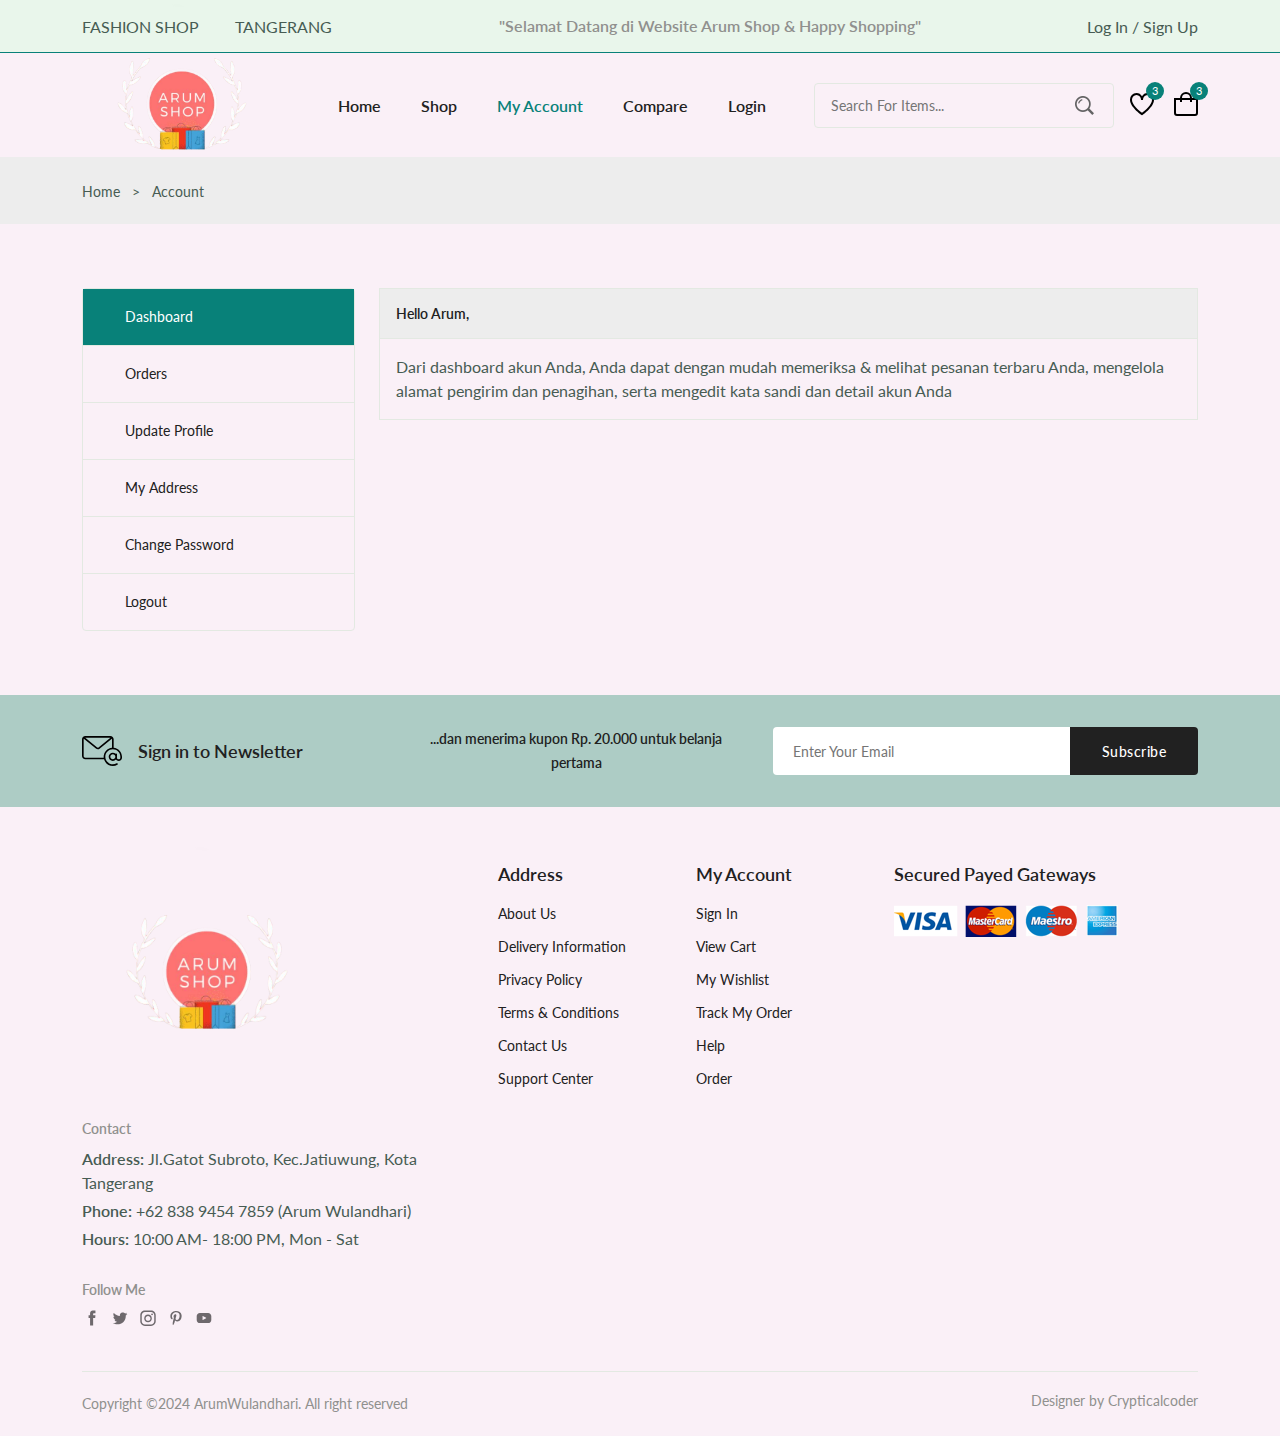
<file: accounts.html>
<!DOCTYPE html>
<html lang="en">
  <head>
    <meta charset="UTF-8" />
    <meta name="viewport" content="width=device-width, initial-scale=1.0" />

    <!--=============== FLATICON ===============-->
    <link
      rel="stylesheet"
      href="https://cdn-uicons.flaticon.com/2.0.0/uicons-regular-straight/css/uicons-regular-straight.css"
    />

    <!--=============== SWIPER CSS ===============-->
    <link
      rel="stylesheet"
      href="https://cdn.jsdelivr.net/npm/swiper@11/swiper-bundle.min.css"
    />

    <!--=============== CSS ===============-->
    <link rel="stylesheet" href="./assets/css/styles.css" />

    <title>Ecommerce Website</title>
  </head>
  <body>
    <!--=============== HEADER ===============-->
    <header class="header">
      <div class="header__top">
        <div class="header__container container">
          <div class="header__contact">
            <span>FASHION SHOP</span>
            <span>TANGERANG</span>
          </div>
          <p class="header__alert-news">
            "Selamat Datang di Website Arum Shop & Happy Shopping"
          </p>
          <a href="login-register.html" class="header__top-action">
            Log In / Sign Up
          </a>
        </div>
      </div>

      <nav class="nav container">
        <a href="index.html" class="nav__arumweb">
          <img
            class="nav__arumweb-img"
            src="assets/img/arumweb.png"
            alt="website arumweb"
          />
        </a>
        <div class="nav__menu" id="nav-menu">
          <ul class="nav__list">
            <li class="nav__item">
              <a href="index.html" class="nav__link">Home</a>
            </li>
            <li class="nav__item">
              <a href="shop.html" class="nav__link">Shop</a>
            </li>
            <li class="nav__item">
              <a href="accounts.html" class="nav__link active-link"
                >My Account</a
              >
            </li>
            <li class="nav__item">
              <a href="compare.html" class="nav__link">Compare</a>
            </li>
            <li class="nav__item">
              <a href="login-register.html" class="nav__link">Login</a>
            </li>
          </ul>
          <div class="header__search">
            <input
              type="text"
              placeholder="Search For Items..."
              class="form__input"
            />
            <button class="search__btn">
              <img src="assets/img/search.png" alt="search icon" />
            </button>
          </div>
        </div>
        <div class="header__user-actions">
          <a href="wishlist.html" class="header__action-btn" title="Wishlist">
            <img src="assets/img/icon-heart.svg" alt="" />
            <span class="count">3</span>
          </a>
          <a href="cart.html" class="header__action-btn" title="Cart">
            <img src="assets/img/icon-cart.svg" alt="" />
            <span class="count">3</span>
          </a>
        </div>
      </nav>
    </header>

    <!--=============== MAIN ===============-->
    <main class="main">
      <!--=============== BREADCRUMB ===============-->
      <section class="breadcrumb">
        <ul class="breadcrumb__list flex container">
          <li><a href="index.html" class="breadcrumb__link">Home</a></li>
          <li><span class="breadcrumb__link">></span></li>
          <li><span class="breadcrumb__link">Account</span></li>
        </ul>
      </section>

      <!--=============== ACCOUNTS ===============-->
      <section class="accounts section--lg">
        <div class="accounts__container container grid">
          <div class="account__tabs">
            <p class="account__tab active-tab" data-target="#dashboard">
              <i class="fi fi-rs-settings-sliders"></i> Dashboard
            </p>
            <p class="account__tab" data-target="#orders">
              <i class="fi fi-rs-shopping-bag"></i> Orders
            </p>
            <p class="account__tab" data-target="#update-profile">
              <i class="fi fi-rs-user"></i> Update Profile
            </p>
            <p class="account__tab" data-target="#address">
              <i class="fi fi-rs-marker"></i> My Address
            </p>
            <p class="account__tab" data-target="#change-password">
              <i class="fi fi-rs-settings-sliders"></i> Change Password
            </p>
            <p class="account__tab"><i class="fi fi-rs-exit"></i> Logout</p>
          </div>
          <div class="tabs__content">
            <div class="tab__content active-tab" content id="dashboard">
              <h3 class="tab__header">Hello Arum,</h3>
              <div class="tab__body">
                <p class="tab__description">
                  Dari dashboard akun Anda, Anda dapat dengan mudah memeriksa & melihat pesanan terbaru Anda, mengelola alamat pengirim dan penagihan, serta mengedit kata sandi dan detail akun Anda
                </p>
              </div>
            </div>
            <div class="tab__content" content id="orders">
              <h3 class="tab__header">Your Orders</h3>
              <div class="tab__body">
                <table class="placed__order-table">
                  <thead>
                    <tr>
                      <th>Orders</th>
                      <th>Date</th>
                      <th>Status</th>
                      <th>Totals</th>
                      <th>Actions</th>
                    </tr>
                  </thead>
                  <tbody>
                    <tr>
                      <td>#1357</td>
                      <td>March 19, 2024</td>
                      <td>Processing</td>
                      <td>$125.00</td>
                      <td><a href="#" class="view__order">View</a></td>
                    </tr>
                    <tr>
                      <td>#2468</td>
                      <td>June 29, 2024</td>
                      <td>Completed</td>
                      <td>$364.00</td>
                      <td><a href="#" class="view__order">View</a></td>
                    </tr>
                    <tr>
                      <td>#2366</td>
                      <td>August 02, 2024</td>
                      <td>Completed</td>
                      <td>$280.00</td>
                      <td><a href="#" class="view__order">View</a></td>
                    </tr>
                  </tbody>
                </table>
              </div>
            </div>
            <div class="tab__content" content id="update-profile">
              <h3 class="tab__header">Update Profile</h3>
              <div class="tab__body">
                <form class="form grid">
                  <input
                    type="text"
                    placeholder="Username"
                    class="form__input"
                  />
                  <div class="form__btn">
                    <button class="btn btn--md">Save</button>
                  </div>
                </form>
              </div>
            </div>
            <div class="tab__content" content id="address">
              <h3 class="tab__header">Alamat Pengiriman</h3>
              <div class="tab__body">
                <address class="address">
                  Jl.Mawar2 <br />
                  RW 001/RT 005 No. 143, <br />
                  Kec. Periuk <br />
                  Kel. Sangiang Jaya
                </address>
                <p class="city">Kota Tangerang</p>
                <a href="#" class="edit">Edit</a>
              </div>
            </div>
            <div class="tab__content" content id="change-password">
              <h3 class="tab__header">Change Password</h3>
              <div class="tab__body">
                <form class="form grid">
                  <input
                    type="password"
                    placeholder="Current Password"
                    class="form__input"
                  />
                  <input
                    type="password"
                    placeholder="New Password"
                    class="form__input"
                  />
                  <input
                    type="password"
                    placeholder="Confirm Password"
                    class="form__input"
                  />
                  <div class="form__btn">
                    <button class="btn btn--md">Save</button>
                  </div>
                </form>
              </div>
            </div>
          </div>
        </div>
      </section>

      <!--=============== NEWSLETTER ===============-->
      <section class="newsletter section">
        <div class="newsletter__container container grid">
          <h3 class="newsletter__title flex">
            <img
              src="./assets/img/icon-email.svg"
              alt=""
              class="newsletter__icon"
            />
            Sign in to Newsletter
          </h3>
          <p class="newsletter__description">
            ...dan menerima kupon Rp. 20.000 untuk belanja pertama
          </p>
          <form action="" class="newsletter__form">
            <input
              type="text"
              placeholder="Enter Your Email"
              class="newsletter__input"
            />
            <button type="submit" class="newsletter__btn">Subscribe</button>
          </form>
        </div>
      </section>
    </main>

    <!--=============== FOOTER ===============-->
    <footer class="footer container">
      <div class="footer__container grid">
        <div class="footer__content">
          <a href="index.html" class="footer__arumweb">
            <img src="./assets/img/arumweb.png" alt="Image" height="250" width="250" class="footer__arumweb-img" />
          </a>
          <h4 class="footer__subtitle">Contact</h4>
          <p class="footer__description">
            <span>Address:</span> Jl.Gatot Subroto, Kec.Jatiuwung, Kota Tangerang
          </p>
          <p class="footer__description">
            <span>Phone:</span> +62 838 9454 7859 (Arum Wulandhari)
          </p>
          <p class="footer__description">
            <span>Hours:</span> 10:00 AM- 18:00 PM, Mon - Sat
          </p>
          <div class="footer__social">
            <h4 class="footer__subtitle">Follow Me</h4>
            <div class="footer__links flex">
              <a href="#">
                <img
                  src="./assets/img/icon-facebook.svg"
                  alt=""
                  class="footer__social-icon"
                />
              </a>
              <a href="#">
                <img
                  src="./assets/img/icon-twitter.svg"
                  alt=""
                  class="footer__social-icon"
                />
              </a>
              <a href="#">
                <img
                  src="./assets/img/icon-instagram.svg"
                  alt=""
                  class="footer__social-icon"
                />
              </a>
              <a href="#">
                <img
                  src="./assets/img/icon-pinterest.svg"
                  alt=""
                  class="footer__social-icon"
                />
              </a>
              <a href="#">
                <img
                  src="./assets/img/icon-youtube.svg"
                  alt=""
                  class="footer__social-icon"
                />
              </a>
            </div>
          </div>
        </div>
        <div class="footer__content">
          <h3 class="footer__title">Address</h3>
          <ul class="footer__links">
            <li><a href="#" class="footer__link">About Us</a></li>
            <li><a href="#" class="footer__link">Delivery Information</a></li>
            <li><a href="#" class="footer__link">Privacy Policy</a></li>
            <li><a href="#" class="footer__link">Terms & Conditions</a></li>
            <li><a href="#" class="footer__link">Contact Us</a></li>
            <li><a href="#" class="footer__link">Support Center</a></li>
          </ul>
        </div>
        <div class="footer__content">
          <h3 class="footer__title">My Account</h3>
          <ul class="footer__links">
            <li><a href="#" class="footer__link">Sign In</a></li>
            <li><a href="#" class="footer__link">View Cart</a></li>
            <li><a href="#" class="footer__link">My Wishlist</a></li>
            <li><a href="#" class="footer__link">Track My Order</a></li>
            <li><a href="#" class="footer__link">Help</a></li>
            <li><a href="#" class="footer__link">Order</a></li>
          </ul>
        </div>
        <div class="footer__content">
          <h3 class="footer__title">Secured Payed Gateways</h3>
          <img
            src="./assets/img/payment-method.png"
            alt=""
            class="payment__img"
          />
        </div>
      </div>
      <div class="footer__bottom">
        <p class="copyright"> Copyright &copy;2024 ArumWulandhari. All right reserved</p>
        <span class="designer">Designer by Crypticalcoder</span>
      </div>
    </footer>

    <!--=============== SWIPER JS ===============-->
    <script src="https://cdn.jsdelivr.net/npm/swiper@11/swiper-bundle.min.js"></script>

    <!--=============== MAIN JS ===============-->
    <script src="assets/js/main.js"></script>
  </body>
</html>
</file>
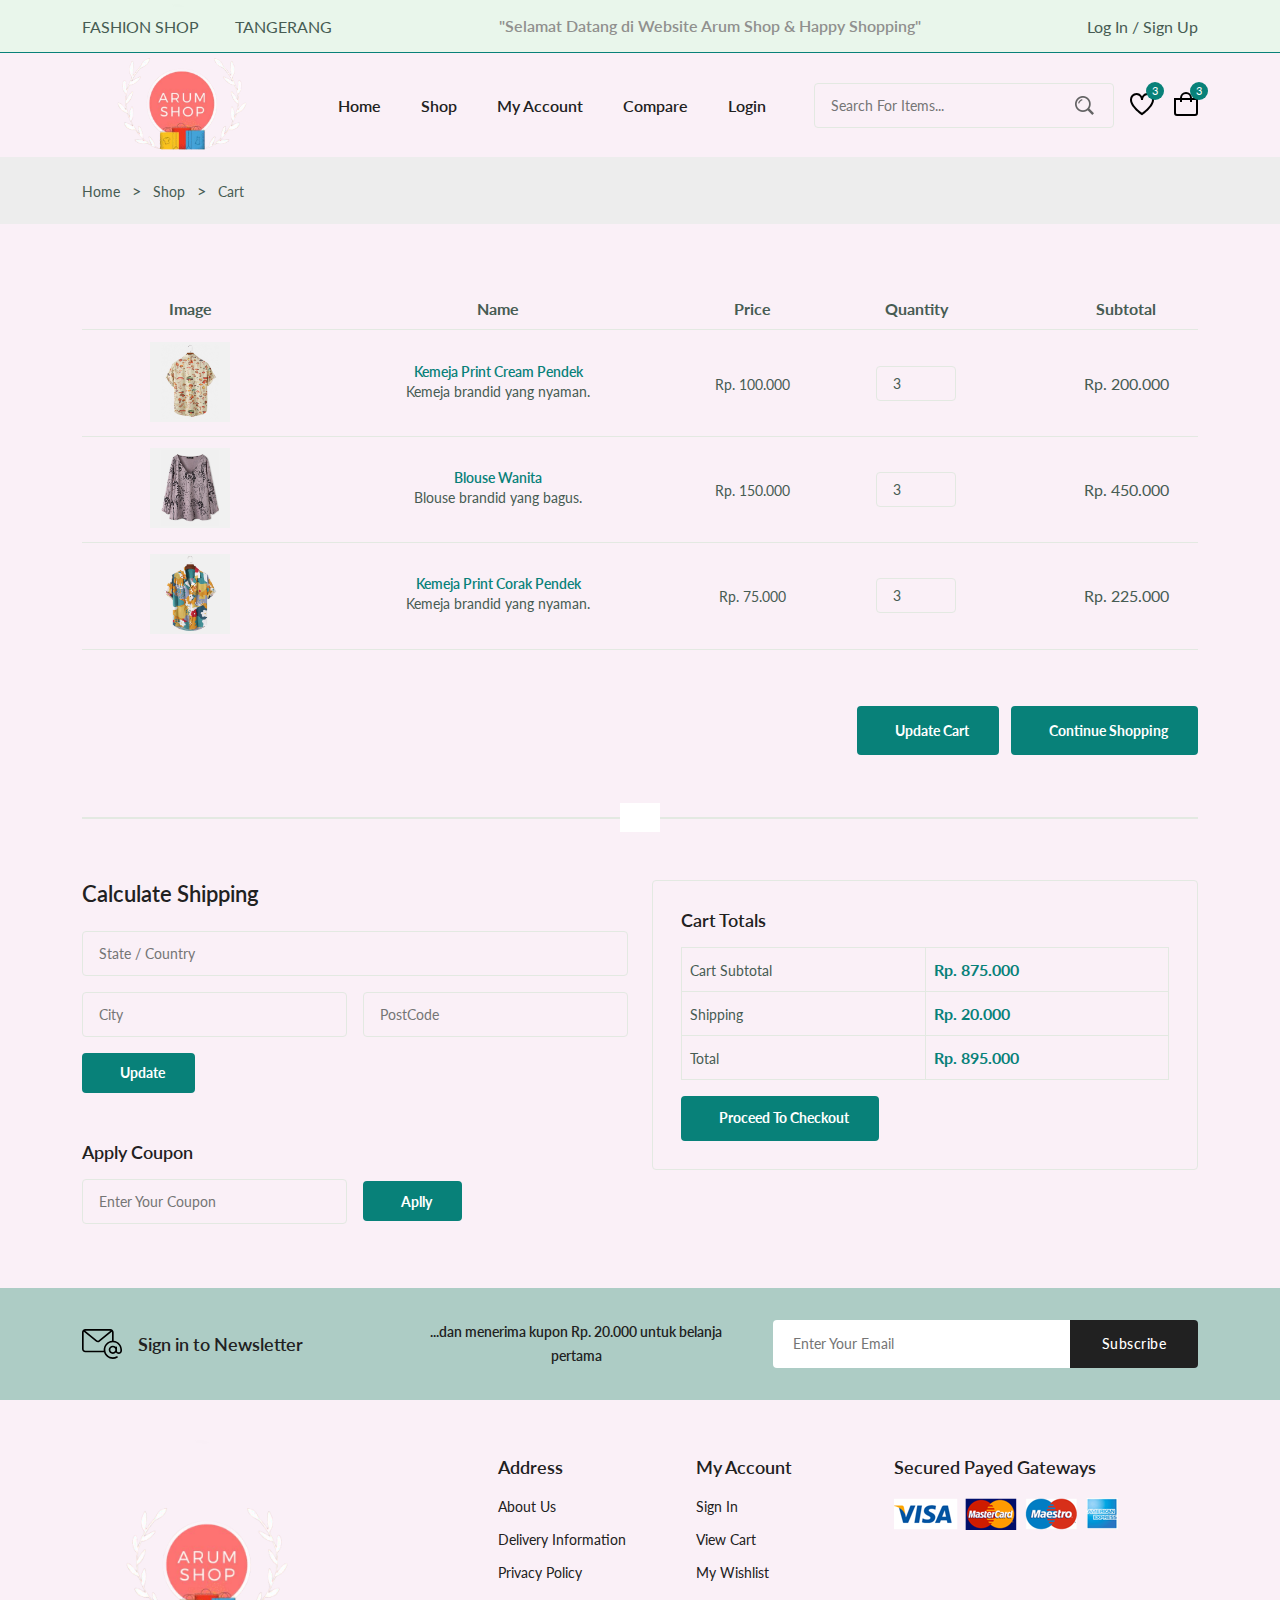
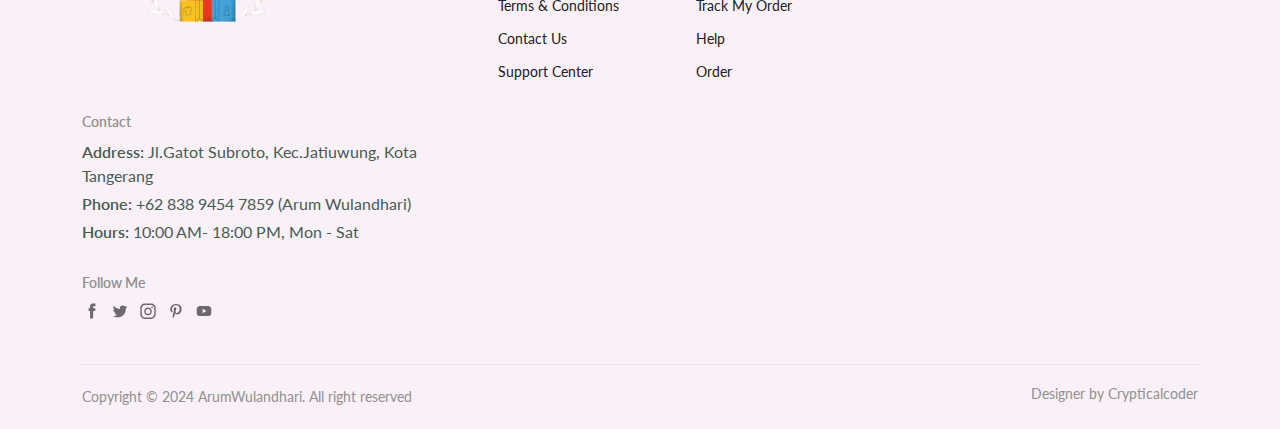
<file: cart.html>
<!DOCTYPE html>
<html lang="en">
  <head>
    <meta charset="UTF-8" />
    <meta name="viewport" content="width=device-width, initial-scale=1.0" />

    <!--=============== FLATICON ===============-->
    <link
      rel="stylesheet"
      href="https://cdn-uicons.flaticon.com/2.0.0/uicons-regular-straight/css/uicons-regular-straight.css"
    />

    <!--=============== SWIPER CSS ===============-->
    <link
      rel="stylesheet"
      href="https://cdn.jsdelivr.net/npm/swiper@11/swiper-bundle.min.css"
    />

    <!--=============== CSS ===============-->
    <link rel="stylesheet" href="./assets/css/styles.css" />

    <title>Ecommerce Website</title>
  </head>
  <body>
    <!--=============== HEADER ===============-->
    <header class="header">
      <div class="header__top">
        <div class="header__container container">
          <div class="header__contact">
            <span>FASHION SHOP</span>
            <span>TANGERANG</span>
          </div>
          <p class="header__alert-news">
            "Selamat Datang di Website Arum Shop & Happy Shopping"
          </p>
          <a href="login-register.html" class="header__top-action">
            Log In / Sign Up
          </a>
        </div>
      </div>

      <nav class="nav container">
        <a href="index.html" class="nav__arumweb">
          <img
            class="nav__arumweb-img"
            src="assets/img/arumweb.png"
            alt="website arumweb"
          />
        </a>
        <div class="nav__menu" id="nav-menu">
          <ul class="nav__list">
            <li class="nav__item">
              <a href="index.html" class="nav__link">Home</a>
            </li>
            <li class="nav__item">
              <a href="shop.html" class="nav__link">Shop</a>
            </li>
            <li class="nav__item">
              <a href="accounts.html" class="nav__link">My Account</a>
            </li>
            <li class="nav__item">
              <a href="compare.html" class="nav__link">Compare</a>
            </li>
            <li class="nav__item">
              <a href="login-register.html" class="nav__link">Login</a>
            </li>
          </ul>
          <div class="header__search">
            <input
              type="text"
              placeholder="Search For Items..."
              class="form__input"
            />
            <button class="search__btn">
              <img src="assets/img/search.png" alt="search icon" />
            </button>
          </div>
        </div>
        <div class="header__user-actions">
          <a href="wishlist.html" class="header__action-btn" title="Wishlist">
            <img src="assets/img/icon-heart.svg" alt="" />
            <span class="count">3</span>
          </a>
          <a href="cart.html" class="header__action-btn" title="Cart">
            <img src="assets/img/icon-cart.svg" alt="" />
            <span class="count">3</span>
          </a>
        </div>
      </nav>
    </header>

    <!--=============== MAIN ===============-->
    <main class="main">
      <!--=============== BREADCRUMB ===============-->
      <section class="breadcrumb">
        <ul class="breadcrumb__list flex container">
          <li><a href="index.html" class="breadcrumb__link">Home</a></li>
          <li><span class="breadcrumb__link"></span>></li>
          <li><span class="breadcrumb__link">Shop</span></li>
          <li><span class="breadcrumb__link"></span>></li>
          <li><span class="breadcrumb__link">Cart</span></li>
        </ul>
      </section>

      <!--=============== CART ===============-->
      <section class="cart section--lg container">
        <div class="table__container">
          <table class="table">
            <thead>
              <tr>
                <th>Image</th>
                <th>Name</th>
                <th>Price</th>
                <th>Quantity</th>
                <th>Subtotal</th>
                <th>Rename</th>
              </tr>
            </thead>
            <tbody>
              <tr>
                <td>
                  <img
                    src="./assets//img/product-1-2.jpg"
                    alt=""
                    class="table__img"
                  />
                </td>
                <td>
                  <h3 class="table__title">
                    Kemeja Print Cream Pendek
                  </h3>
                  <p class="table__description">
                    Kemeja brandid yang nyaman.
                  </p>
                </td>
                <td>
                  <span class="table__price">Rp. 100.000</span>
                </td>
                <td><input type="number" value="3" class="quantity" /></td>
                <td><span class="subtotal">Rp. 200.000</span></td>
                <td><i class="fi fi-rs-trash table__trash"></i></td>
              </tr>
              <tr>
                <td>
                  <img
                    src="./assets//img/product-7-1.jpg"
                    alt=""
                    class="table__img"
                  />
                </td>
                <td>
                  <h3 class="table__title">Blouse Wanita</h3>
                  <p class="table__description">
                    Blouse brandid yang bagus.
                  </p>
                </td>
                <td>
                  <span class="table__price">Rp. 150.000</span>
                </td>
                <td><input type="number" value="3" class="quantity" /></td>
                <td><span class="subtotal">Rp. 450.000</span></td>
                <td><i class="fi fi-rs-trash table__trash"></i></td>
              </tr>
              <tr>
                <td>
                  <img
                    src="./assets//img/product-2-1.jpg"
                    alt=""
                    class="table__img"
                  />
                </td>
                <td>
                  <h3 class="table__title">
                    Kemeja Print Corak Pendek
                  </h3>
                  <p class="table__description">
                    Kemeja brandid yang nyaman.
                  </p>
                </td>
                <td>
                  <span class="table__price">Rp. 75.000</span>
                </td>
                <td><input type="number" value="3" class="quantity" /></td>
                <td><span class="subtotal">Rp. 225.000</span></td>
                <td><i class="fi fi-rs-trash table__trash"></i></td>
              </tr>
            </tbody>
          </table>
        </div>

        <div class="cart__actions">
          <a href="#" class="btn flex btn__md">
            <i class="fi-rs-shuffle"></i> Update Cart
          </a>
          <a href="#" class="btn flex btn__md">
            <i class="fi-rs-shopping-bag"></i> Continue Shopping
          </a>
        </div>

        <div class="divider">
          <i class="fi fi-rs-fingerprint"></i>
        </div>

        <div class="cart__group grid">
          <div>
            <div class="cart__shippinp">
              <h3 class="section__title">Calculate Shipping</h3>
              <form action="" class="form grid">
                <input
                  type="text"
                  class="form__input"
                  placeholder="State / Country"
                />
                <div class="form__group grid">
                  <input type="text" class="form__input" placeholder="City" />
                  <input
                    type="text"
                    class="form__input"
                    placeholder="PostCode"
                  />
                </div>
                <div class="form__btn">
                  <button class="btn flex btn--sm">
                    <i class="fi-rs-shuffle"></i> Update
                  </button>
                </div>
              </form>
            </div>
            <div class="cart__coupon">
              <h3 class="section__title">Apply Coupon</h3>
              <form action="" class="coupon__form form grid">
                <div class="form__group grid">
                  <input
                    type="text"
                    class="form__input"
                    placeholder="Enter Your Coupon"
                  />
                  <div class="form__btn">
                    <button class="btn flex btn--sm">
                      <i class="fi-rs-label"></i> Aplly
                    </button>
                  </div>
                </div>
              </form>
            </div>
          </div>

          <div class="cart__total">
            <h3 class="section__title">Cart Totals</h3>
            <table class="cart__total-table">
                <tr>
                  <td><span class="cart__total-title">Cart Subtotal</span></td>
                  <td><span class="cart__total-price">Rp. 875.000</span></td>
                </tr>
                <tr>
                  <td><span class="cart__total-title">Shipping</span></td>
                  <td><span class="cart__total-price">Rp. 20.000</span></td>
                </tr>
                <tr>
                  <td><span class="cart__total-title">Total</span></td>
                  <td><span class="cart__total-price">Rp. 895.000</span></td>
                </tr>
            </table>
            <a href="checkout.html" class="btn flex btn--md">
              <i class="fi fi-rs-box-alt"></i> Proceed To Checkout
            </a>
          </div>
        </div>
      </section>

      <!--=============== NEWSLETTER ===============-->
      <section class="newsletter section">
        <div class="newsletter__container container grid">
          <h3 class="newsletter__title flex">
            <img
              src="./assets/img/icon-email.svg"
              alt=""
              class="newsletter__icon"
            />
            Sign in to Newsletter
          </h3>
          <p class="newsletter__description">
            ...dan menerima kupon Rp. 20.000 untuk belanja pertama
          </p>
          <form action="" class="newsletter__form">
            <input
              type="text"
              placeholder="Enter Your Email"
              class="newsletter__input"
            />
            <button type="submit" class="newsletter__btn">Subscribe</button>
          </form>
        </div>
      </section>
    </main>

    <!--=============== FOOTER ===============-->
    <footer class="footer container">
      <div class="footer__container grid">
        <div class="footer__content">
          <a href="index.html" class="footer__arumweb">
            <img src="./assets/img/arumweb.png" alt="Image" height="250" width="250" class="footer__arumweb-img" />
          </a>
          <h4 class="footer__subtitle">Contact</h4>
          <p class="footer__description">
            <span>Address:</span> Jl.Gatot Subroto, Kec.Jatiuwung, Kota Tangerang
          </p>
          <p class="footer__description">
            <span>Phone:</span> +62 838 9454 7859 (Arum Wulandhari)
          </p>
          <p class="footer__description">
            <span>Hours:</span> 10:00 AM- 18:00 PM, Mon - Sat
          </p>
          <div class="footer__social">
            <h4 class="footer__subtitle">Follow Me</h4>
            <div class="footer__links flex">
              <a href="#">
                <img
                  src="./assets/img/icon-facebook.svg"
                  alt=""
                  class="footer__social-icon"
                />
              </a>
              <a href="#">
                <img
                  src="./assets/img/icon-twitter.svg"
                  alt=""
                  class="footer__social-icon"
                />
              </a>
              <a href="#">
                <img
                  src="./assets/img/icon-instagram.svg"
                  alt=""
                  class="footer__social-icon"
                />
              </a>
              <a href="#">
                <img
                  src="./assets/img/icon-pinterest.svg"
                  alt=""
                  class="footer__social-icon"
                />
              </a>
              <a href="#">
                <img
                  src="./assets/img/icon-youtube.svg"
                  alt=""
                  class="footer__social-icon"
                />
              </a>
            </div>
          </div>
        </div>
        <div class="footer__content">
          <h3 class="footer__title">Address</h3>
          <ul class="footer__links">
            <li><a href="#" class="footer__link">About Us</a></li>
            <li><a href="#" class="footer__link">Delivery Information</a></li>
            <li><a href="#" class="footer__link">Privacy Policy</a></li>
            <li><a href="#" class="footer__link">Terms & Conditions</a></li>
            <li><a href="#" class="footer__link">Contact Us</a></li>
            <li><a href="#" class="footer__link">Support Center</a></li>
          </ul>
        </div>
        <div class="footer__content">
          <h3 class="footer__title">My Account</h3>
          <ul class="footer__links">
            <li><a href="#" class="footer__link">Sign In</a></li>
            <li><a href="#" class="footer__link">View Cart</a></li>
            <li><a href="#" class="footer__link">My Wishlist</a></li>
            <li><a href="#" class="footer__link">Track My Order</a></li>
            <li><a href="#" class="footer__link">Help</a></li>
            <li><a href="#" class="footer__link">Order</a></li>
          </ul>
        </div>
        <div class="footer__content">
          <h3 class="footer__title">Secured Payed Gateways</h3>
          <img
            src="./assets/img/payment-method.png"
            alt=""
            class="payment__img"
          />
        </div>
      </div>
      <div class="footer__bottom">
        <p class="copyright">Copyright &copy; 2024 ArumWulandhari. All right reserved</p>
        <span class="designer">Designer by Crypticalcoder</span>
      </div>
    </footer>

    <!--=============== SWIPER JS ===============-->
    <script src="https://cdn.jsdelivr.net/npm/swiper@11/swiper-bundle.min.js"></script>

    <!--=============== MAIN JS ===============-->
    <script src="assets/js/main.js"></script>
  </body>
</html>
</file>
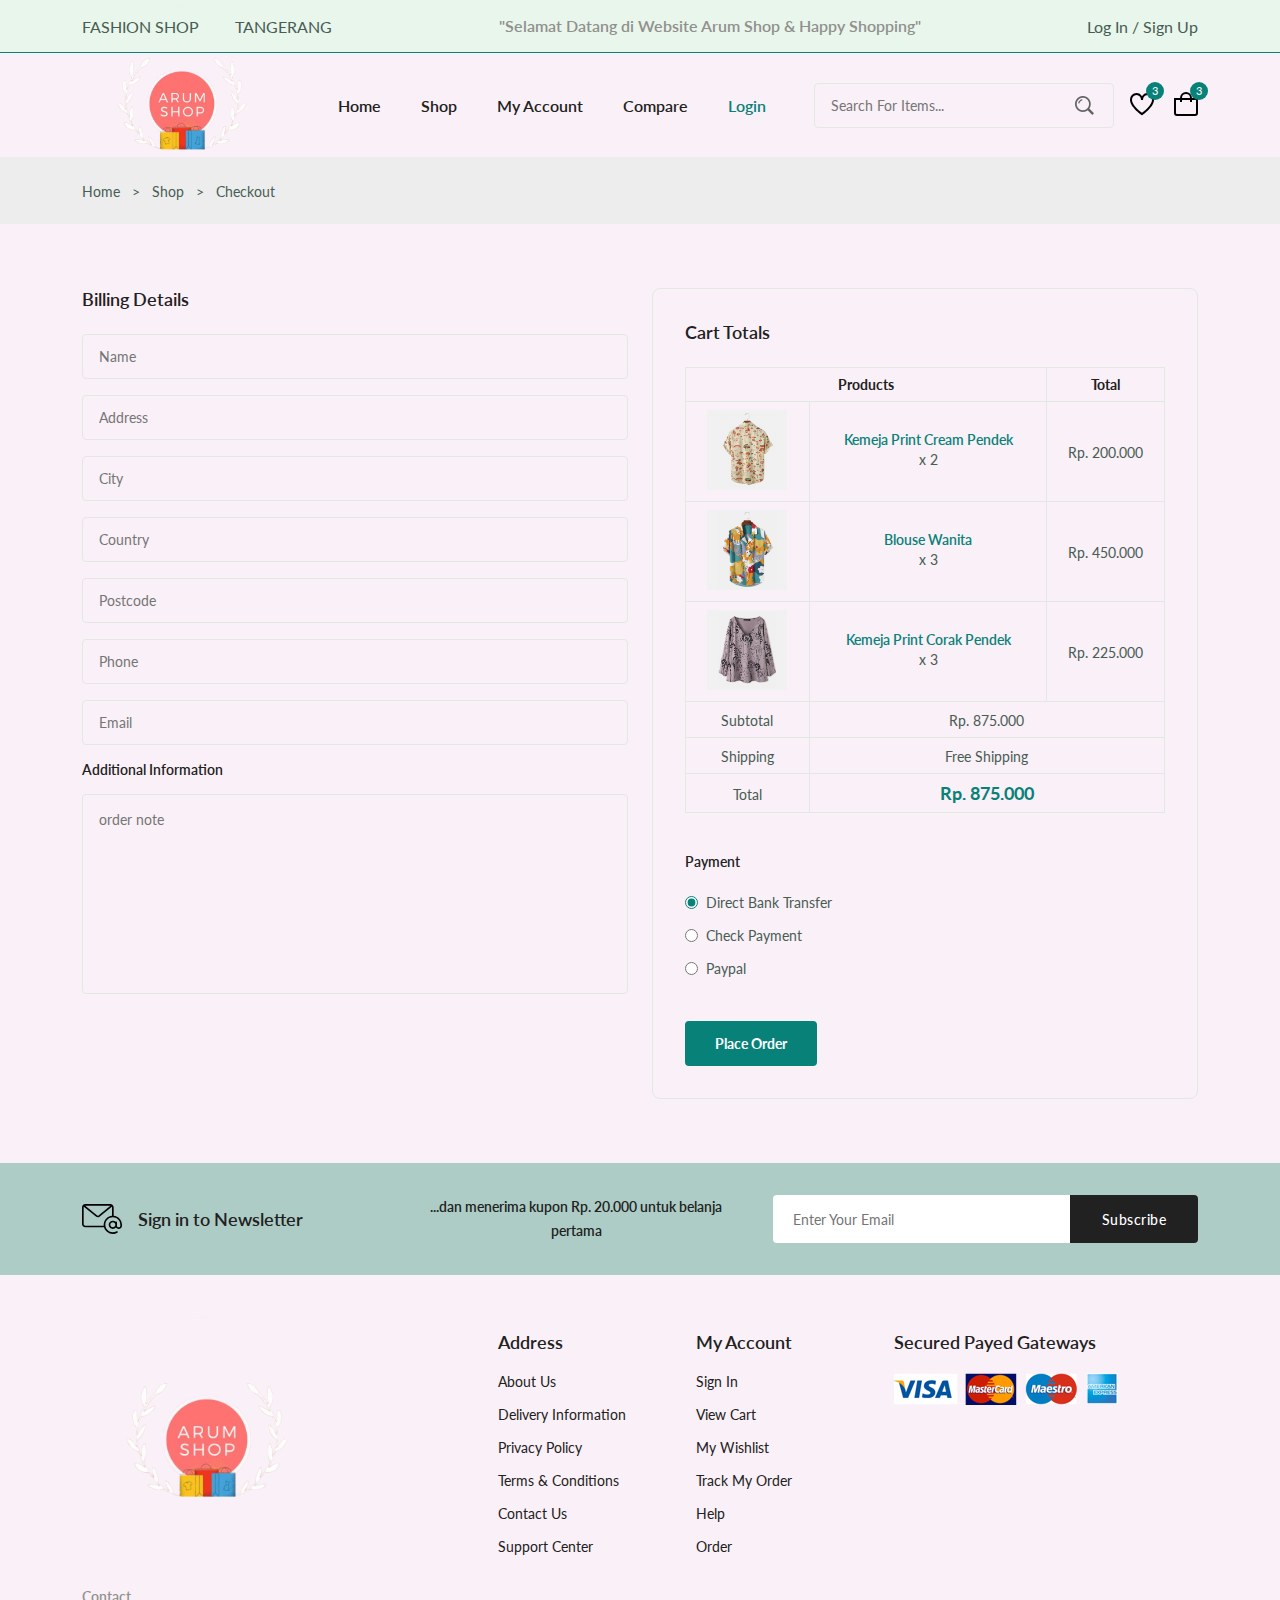
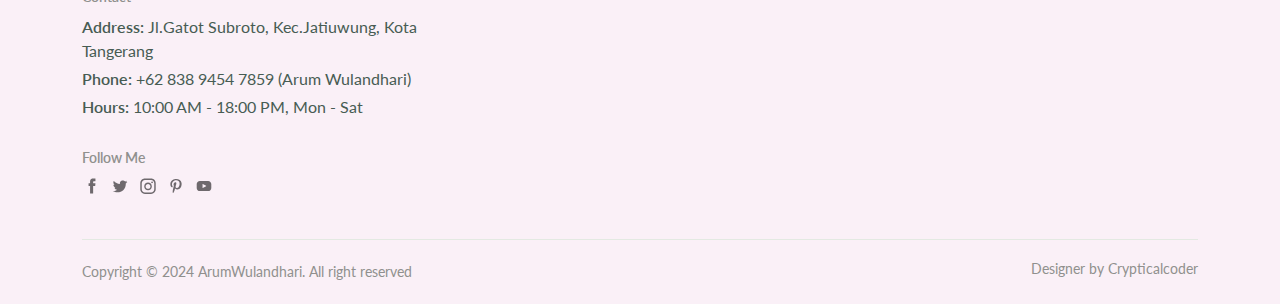
<file: checkout.html>
<!DOCTYPE html>
<html lang="en">
  <head>
    <meta charset="UTF-8" />
    <meta name="viewport" content="width=device-width, initial-scale=1.0" />

    <!--=============== FLATICON ===============-->
    <link
      rel="stylesheet"
      href="https://cdn-uicons.flaticon.com/2.0.0/uicons-regular-straight/css/uicons-regular-straight.css"
    />

    <!--=============== SWIPER CSS ===============-->
    <link
      rel="stylesheet"
      href="https://cdn.jsdelivr.net/npm/swiper@11/swiper-bundle.min.css"
    />

    <!--=============== CSS ===============-->
    <link rel="stylesheet" href="./assets/css/styles.css" />

    <title>Ecommerce Website</title>
  </head>
  <body>
    <!--=============== HEADER ===============-->
    <header class="header">
      <div class="header__top">
        <div class="header__container container">
          <div class="header__contact">
            <span>FASHION SHOP</span>
            <span>TANGERANG</span>
          </div>
          <p class="header__alert-news">
            "Selamat Datang di Website Arum Shop & Happy Shopping"
          </p>
          <a href="login-register.html" class="header__top-action">
            Log In / Sign Up
          </a>
        </div>
      </div>

      <nav class="nav container">
        <a href="index.html" class="nav__arumweb">
          <img
            class="nav__arumweb-img"
            src="assets/img/arumweb.png"
            alt="website arumweb"
          />
        </a>
        <div class="nav__menu" id="nav-menu">
          <ul class="nav__list">
            <li class="nav__item">
              <a href="index.html" class="nav__link">Home</a>
            </li>
            <li class="nav__item">
              <a href="shop.html" class="nav__link">Shop</a>
            </li>
            <li class="nav__item">
              <a href="accounts.html" class="nav__link">My Account</a>
            </li>
            <li class="nav__item">
              <a href="compare.html" class="nav__link">Compare</a>
            </li>
            <li class="nav__item">
              <a href="login-register.html" class="nav__link active-link"
                >Login</a
              >
            </li>
          </ul>
          <div class="header__search">
            <input
              type="text"
              placeholder="Search For Items..."
              class="form__input"
            />
            <button class="search__btn">
              <img src="assets/img/search.png" alt="search icon" />
            </button>
          </div>
        </div>
        <div class="header__user-actions">
          <a href="wishlist.html" class="header__action-btn" title="Wishlist">
            <img src="assets/img/icon-heart.svg" alt="" />
            <span class="count">3</span>
          </a>
          <a href="cart.html" class="header__action-btn" title="Cart">
            <img src="assets/img/icon-cart.svg" alt="" />
            <span class="count">3</span>
          </a>
        </div>
      </nav>
    </header>

    <!--=============== MAIN ===============-->
    <main class="main">
      <!--=============== BREADCRUMB ===============-->
      <section class="breadcrumb">
        <ul class="breadcrumb__list flex container">
          <li><a href="index.html" class="breadcrumb__link">Home</a></li>
          <li><span class="breadcrumb__link">></span></li>
          <li><span class="breadcrumb__link">Shop</span></li>
          <li><span class="breadcrumb__link">></span></li>
          <li><span class="breadcrumb__link">Checkout</span></li>
        </ul>
      </section>

      <!--=============== CHECKOUT ===============-->
      <section class="checkout section--lg">
        <div class="checkout__container container grid">
          <div class="checkout__group">
            <h3 class="section__title">Billing Details</h3>
            <form class="form grid">
              <input type="text" placeholder="Name" class="form__input" />
              <input type="text" placeholder="Address" class="form__input" />
              <input type="text" placeholder="City" class="form__input" />
              <input type="text" placeholder="Country" class="form__input" />
              <input type="text" placeholder="Postcode" class="form__input" />
              <input type="text" placeholder="Phone" class="form__input" />
              <input type="email" placeholder="Email" class="form__input" />
              <h3 class="checkout__title">Additional Information</h3>
              <textarea
                name=""
                placeholder="order note"
                class="form__input textarea"
              ></textarea>
            </form>
          </div>
          <div class="checkout__group">
            <h3 class="section__title">Cart Totals</h3>
            <table class="order__table">
              <thead>
                <tr>
                  <th colspan="2">Products</th>
                  <th>Total</th>
                </tr>
              </thead>

              <tbody>
                <tr>
                  <td>
                    <img
                      src="./assets/img/product-1-2.jpg"
                      alt=""
                      class="order__img"
                    />
                  </td>
                  <td>
                    <h3 class="table__title">Kemeja Print Cream Pendek</h3>
                    <p class="table__quantity">x 2</p>
                  </td>
                  <td><span class="table__price">Rp. 200.000</span></td>
                </tr>
                <tr>
                  <td>
                    <img
                      src="./assets/img/product-2-1.jpg"
                      alt=""
                      class="order__img"
                    />
                  </td>
                  <td>
                    <h3 class="table__title">Blouse Wanita</h3>
                    <p class="table__quantity">x 3</p>
                  </td>
                  <td><span class="table__price">Rp. 450.000</span></td>
                </tr>
                <tr>
                  <td>
                    <img
                      src="./assets/img/product-7-1.jpg"
                      alt=""
                      class="order__img"
                    />
                  </td>
                  <td>
                    <h3 class="table__title">Kemeja Print Corak Pendek</h3>
                    <p class="table__quantity">x 3</p>
                  </td>
                  <td><span class="table__price">Rp. 225.000</span></td>
                </tr>
                <tr>
                  <td><span class="order__subtitle">Subtotal</span></td>
                  <td colspan="2"><span class="table__price">Rp. 875.000</span></td>
                </tr>
                <tr>
                  <td><span class="order__subtitle">Shipping</span></td>
                  <td colspan="2">
                    <span class="table__price">Free Shipping</span>
                  </td>
                </tr>
                <tr>
                  <td><span class="order__subtitle">Total</span></td>
                  <td colspan="2">
                    <span class="order__grand-total">Rp. 875.000</span>
                  </td>
                </tr>
              </tbody>
            </table>
            <div class="payment__methods">
              <h3 class="checkout__title payment__title">Payment</h3>
              <div class="payment__option flex">
                <input
                  type="radio"
                  name="radio"
                  id="l1"
                  checked
                  class="payment__input"
                />
                <label for="l1" class="payment__label"
                  >Direct Bank Transfer</label
                >
              </div>
              <div class="payment__option flex">
                <input
                  type="radio"
                  name="radio"
                  id="l2"
                  class="payment__input"
                />
                <label for="l2" class="payment__label">Check Payment</label>
              </div>
              <div class="payment__option flex">
                <input
                  type="radio"
                  name="radio"
                  id="l3"
                  class="payment__input"
                />
                <label for="l3" class="payment__label">Paypal</label>
              </div>
            </div>
            <button class="btn btn--md">Place Order</button>
          </div>
        </div>
      </section>

      <!--=============== NEWSLETTER ===============-->
      <section class="newsletter section">
        <div class="newsletter__container container grid">
          <h3 class="newsletter__title flex">
            <img
              src="./assets/img/icon-email.svg"
              alt=""
              class="newsletter__icon"
            />
            Sign in to Newsletter
          </h3>
          <p class="newsletter__description">
            ...dan menerima kupon Rp. 20.000 untuk belanja pertama
          </p>
          <form action="" class="newsletter__form">
            <input
              type="text"
              placeholder="Enter Your Email"
              class="newsletter__input"
            />
            <button type="submit" class="newsletter__btn">Subscribe</button>
          </form>
        </div>
      </section>
    </main>

    <!--=============== FOOTER ===============-->
    <footer class="footer container">
      <div class="footer__container grid">
        <div class="footer__content">
          <a href="index.html" class="footer__arumweb">
            <img src="./assets/img/arumweb.png" alt="Image" height="250" width="250" class="footer__arumweb-img" />
          </a>
          <h4 class="footer__subtitle">Contact</h4>
          <p class="footer__description">
            <span>Address:</span> Jl.Gatot Subroto, Kec.Jatiuwung, Kota Tangerang
          </p>
          <p class="footer__description">
            <span>Phone:</span> +62 838 9454 7859 (Arum Wulandhari)
          </p>
          <p class="footer__description">
            <span>Hours:</span> 10:00 AM - 18:00 PM, Mon - Sat
          </p>
          <div class="footer__social">
            <h4 class="footer__subtitle">Follow Me</h4>
            <div class="footer__links flex">
              <a href="#">
                <img
                  src="./assets/img/icon-facebook.svg"
                  alt=""
                  class="footer__social-icon"
                />
              </a>
              <a href="#">
                <img
                  src="./assets/img/icon-twitter.svg"
                  alt=""
                  class="footer__social-icon"
                />
              </a>
              <a href="#">
                <img
                  src="./assets/img/icon-instagram.svg"
                  alt=""
                  class="footer__social-icon"
                />
              </a>
              <a href="#">
                <img
                  src="./assets/img/icon-pinterest.svg"
                  alt=""
                  class="footer__social-icon"
                />
              </a>
              <a href="#">
                <img
                  src="./assets/img/icon-youtube.svg"
                  alt=""
                  class="footer__social-icon"
                />
              </a>
            </div>
          </div>
        </div>
        <div class="footer__content">
          <h3 class="footer__title">Address</h3>
          <ul class="footer__links">
            <li><a href="#" class="footer__link">About Us</a></li>
            <li><a href="#" class="footer__link">Delivery Information</a></li>
            <li><a href="#" class="footer__link">Privacy Policy</a></li>
            <li><a href="#" class="footer__link">Terms & Conditions</a></li>
            <li><a href="#" class="footer__link">Contact Us</a></li>
            <li><a href="#" class="footer__link">Support Center</a></li>
          </ul>
        </div>
        <div class="footer__content">
          <h3 class="footer__title">My Account</h3>
          <ul class="footer__links">
            <li><a href="#" class="footer__link">Sign In</a></li>
            <li><a href="#" class="footer__link">View Cart</a></li>
            <li><a href="#" class="footer__link">My Wishlist</a></li>
            <li><a href="#" class="footer__link">Track My Order</a></li>
            <li><a href="#" class="footer__link">Help</a></li>
            <li><a href="#" class="footer__link">Order</a></li>
          </ul>
        </div>
        <div class="footer__content">
          <h3 class="footer__title">Secured Payed Gateways</h3>
          <img
            src="./assets/img/payment-method.png"
            alt=""
            class="payment__img"
          />
        </div>
      </div>
      <div class="footer__bottom">
        <p class="copyright">Copyright &copy; 2024 ArumWulandhari. All right reserved</p>
        <span class="designer">Designer by Crypticalcoder</span>
      </div>
    </footer>

    <!--=============== SWIPER JS ===============-->
    <script src="https://cdn.jsdelivr.net/npm/swiper@11/swiper-bundle.min.js"></script>

    <!--=============== MAIN JS ===============-->
    <script src="assets/js/main.js"></script>
  </body>
</html>
</file>
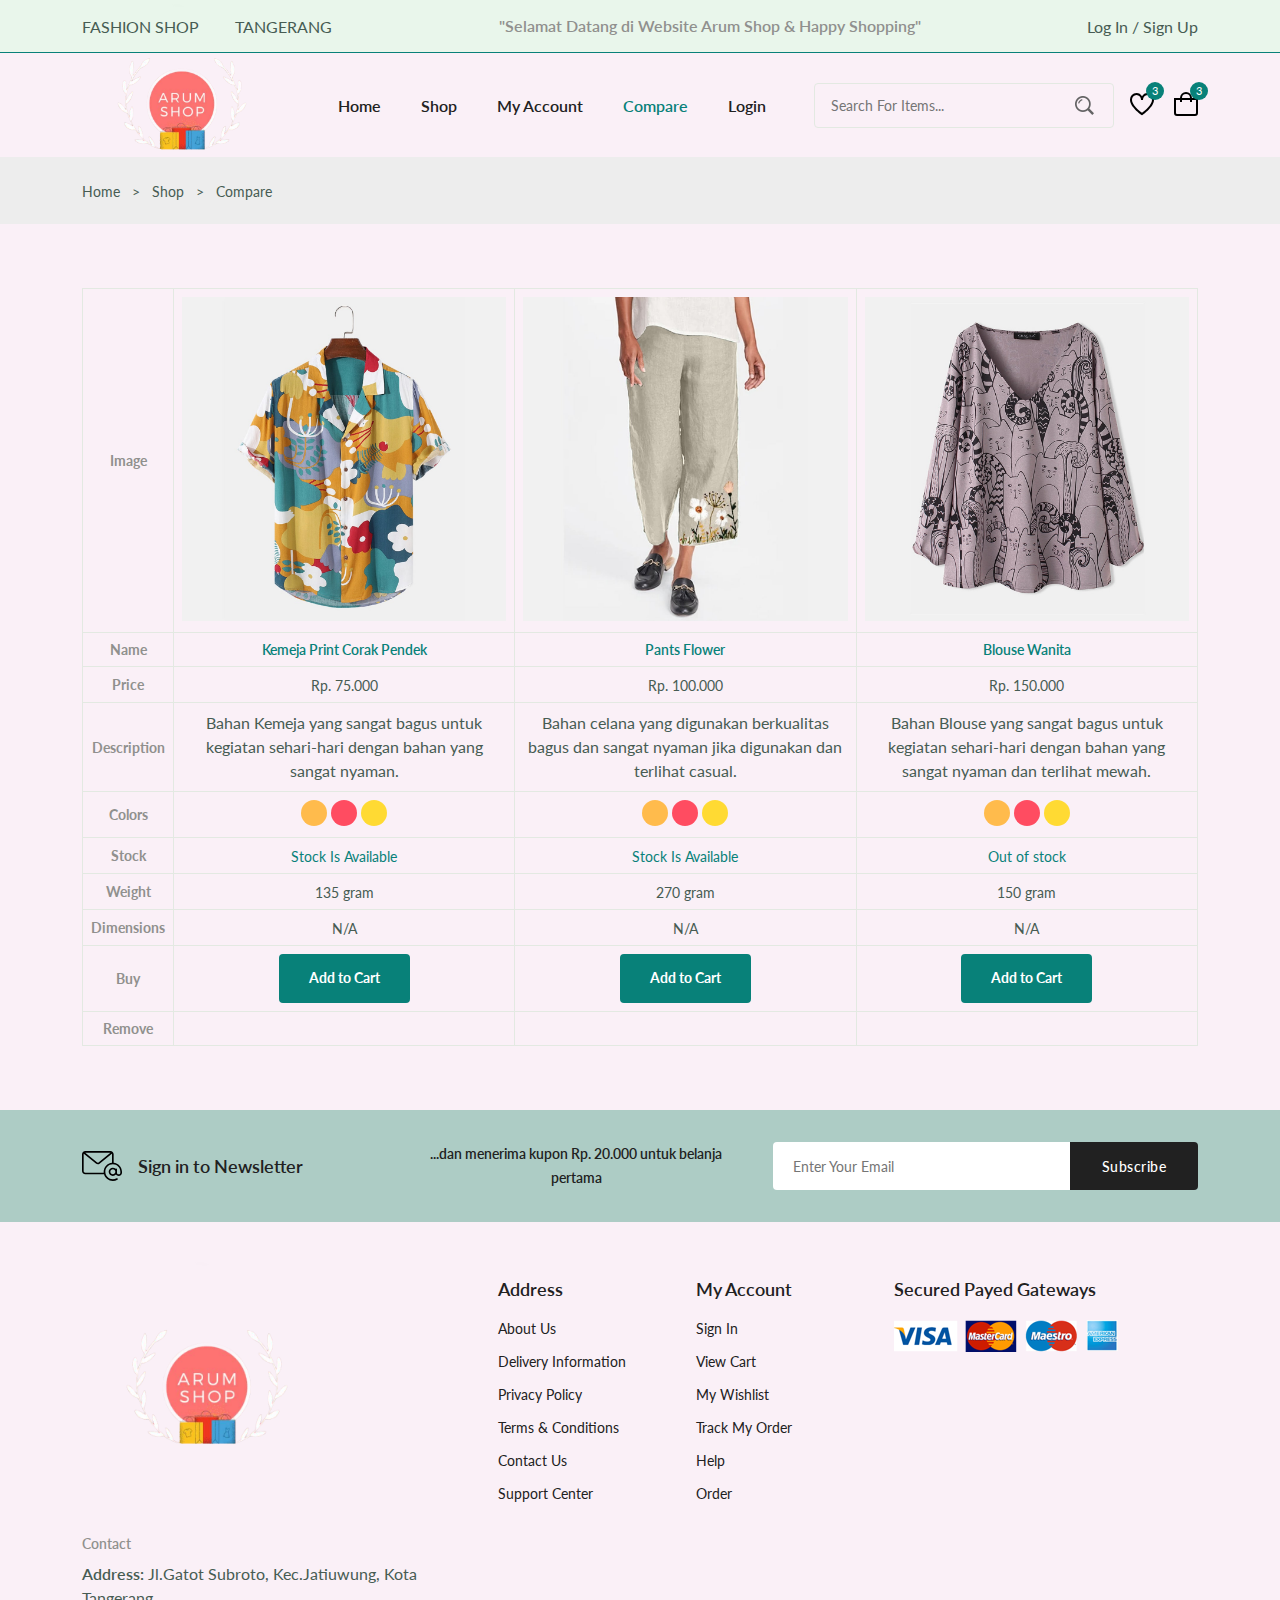
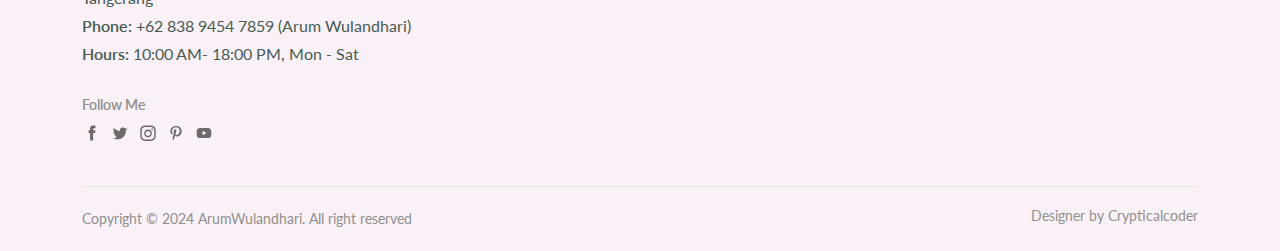
<file: compare.html>
<!DOCTYPE html>
<html lang="en">
  <head>
    <meta charset="UTF-8" />
    <meta name="viewport" content="width=device-width, initial-scale=1.0" />

    <!--=============== FLATICON ===============-->
    <link
      rel="stylesheet"
      href="https://cdn-uicons.flaticon.com/2.0.0/uicons-regular-straight/css/uicons-regular-straight.css"
    />

    <!--=============== SWIPER CSS ===============-->
    <link
      rel="stylesheet"
      href="https://cdn.jsdelivr.net/npm/swiper@11/swiper-bundle.min.css"
    />

    <!--=============== CSS ===============-->
    <link rel="stylesheet" href="./assets/css/styles.css" />

    <title>Ecommerce Website</title>
  </head>
  <body>
    <!--=============== HEADER ===============-->
    <header class="header">
      <div class="header__top">
        <div class="header__container container">
          <div class="header__contact">
            <span>FASHION SHOP</span>
            <span>TANGERANG</span>
          </div>
          <p class="header__alert-news">
            "Selamat Datang di Website Arum Shop & Happy Shopping"
          </p>
          <a href="login-register.html" class="header__top-action">
            Log In / Sign Up
          </a>
        </div>
      </div>

      <nav class="nav container">
        <a href="index.html" class="nav__arumweb">
          <img
            class="nav__arumweb-img"
            src="assets/img/arumweb.png"
            alt="website arumweb"
          />
        </a>
        <div class="nav__menu" id="nav-menu">
          <ul class="nav__list">
            <li class="nav__item">
              <a href="index.html" class="nav__link">Home</a>
            </li>
            <li class="nav__item">
              <a href="shop.html" class="nav__link">Shop</a>
            </li>
            <li class="nav__item">
              <a href="accounts.html" class="nav__link">My Account</a>
            </li>
            <li class="nav__item">
              <a href="compare.html" class="nav__link active-link">Compare</a>
            </li>
            <li class="nav__item">
              <a href="login-register.html" class="nav__link"
                >Login</a
              >
            </li>
          </ul>
          <div class="header__search">
            <input
              type="text"
              placeholder="Search For Items..."
              class="form__input"
            />
            <button class="search__btn">
              <img src="assets/img/search.png" alt="search icon" />
            </button>
          </div>
        </div>
        <div class="header__user-actions">
          <a href="wishlist.html" class="header__action-btn" title="Wishlist">
            <img src="assets/img/icon-heart.svg" alt="" />
            <span class="count">3</span>
          </a>
          <a href="cart.html" class="header__action-btn" title="Cart">
            <img src="assets/img/icon-cart.svg" alt="" />
            <span class="count">3</span>
          </a>
        </div>
      </nav>
    </header>

    <!--=============== MAIN ===============-->
    <main class="main">
      <!--=============== BREADCRUMB ===============-->
      <section class="breadcrumb">
        <ul class="breadcrumb__list flex container">
          <li><a href="index.html" class="breadcrumb__link">Home</a></li>
          <li><span class="breadcrumb__link">></span></li>
          <li><span class="breadcrumb__link">Shop</span></li>
          <li><span class="breadcrumb__link">></span></li>
          <li><span class="breadcrumb__link">Compare</span></li>
        </ul>
      </section>

      <!--=============== COMPARE ===============-->
      <section class="compare container section--lg">
        <table class="compare__table">
          <tr>
            <th>Image</th>
            <td>
              <img
                src="./assets/img/product-2-1.jpg"
                alt=""
                class="compare__img"
              />
            </td>
            <td>
              <img
                src="./assets/img/product-4-1.jpg"
                alt=""
                class="compare__img"
              />
            </td>
            <td>
              <img
                src="./assets/img/product-7-1.jpg"
                alt=""
                class="compare__img"
              />
            </td>
          </tr>
          <tr>
            <th>Name</th>
            <td><h3 class="table__title">Kemeja Print Corak Pendek</h3></td>
            <td><h3 class="table__title">Pants Flower</h3></td>
            <td><h3 class="table__title">Blouse Wanita</h3></td>
          </tr>
          <tr>
            <th>Price</th>
            <td><span class="table__price">Rp. 75.000</span></td>
            <td><span class="table__price">Rp. 100.000</span></td>
            <td><span class="table__price">Rp. 150.000</span></td>
          </tr>
          <tr>
            <th>Description</th>
            <td>
              <p>
                Bahan Kemeja yang sangat bagus untuk kegiatan sehari-hari dengan bahan yang sangat nyaman.
              </p>
            </td>
            <td>
              <p>
                Bahan celana yang digunakan berkualitas bagus dan sangat nyaman jika digunakan dan terlihat casual.
              </p>
            </td>
            <td>
              <p>
                Bahan Blouse yang sangat bagus untuk kegiatan sehari-hari dengan bahan yang sangat nyaman dan terlihat mewah.
              </p>
            </td>
          </tr>
          <tr>
            <th>Colors</th>
            <td>
              <ul class="color__list compare__colors">
                <li>
                  <a
                    href="#"
                    class="color__link"
                    style="background-color: hsl(37, 100%, 65%)"
                  ></a>
                </li>
                <li>
                  <a
                    href="#"
                    class="color__link"
                    style="background-color: hsl(353, 100%, 65%)"
                  ></a>
                </li>
                <li>
                  <a
                    href="#"
                    class="color__link"
                    style="background-color: hsl(49, 100%, 60%)"
                  ></a>
                </li>
              </ul>
            </td>
            <td>
              <ul class="color__list compare__colors">
                <li>
                  <a
                    href="#"
                    class="color__link"
                    style="background-color: hsl(37, 100%, 65%)"
                  ></a>
                </li>
                <li>
                  <a
                    href="#"
                    class="color__link"
                    style="background-color: hsl(353, 100%, 65%)"
                  ></a>
                </li>
                <li>
                  <a
                    href="#"
                    class="color__link"
                    style="background-color: hsl(49, 100%, 60%)"
                  ></a>
                </li>
              </ul>
            </td>
            <td>
              <ul class="color__list compare__colors">
                <li>
                  <a
                    href="#"
                    class="color__link"
                    style="background-color: hsl(37, 100%, 65%)"
                  ></a>
                </li>
                <li>
                  <a
                    href="#"
                    class="color__link"
                    style="background-color: hsl(353, 100%, 65%)"
                  ></a>
                </li>
                <li>
                  <a
                    href="#"
                    class="color__link"
                    style="background-color: hsl(49, 100%, 60%)"
                  ></a>
                </li>
              </ul>
            </td>
          </tr>
          <tr>
            <th>Stock</th>
            <td><span class="table__stock">Stock Is Available</span></td>
            <td><span class="table__stock">Stock Is Available</span></td>
            <td><span class="table__stock">Out of stock</span></td>
          </tr>
          <tr>
            <th>Weight</th>
            <td><span class="table__weight">135 gram</span></td>
            <td><span class="table__weight">270 gram</span></td>
            <td><span class="table__weight">150 gram</span></td>
          </tr>
          <tr>
            <th>Dimensions</th>
            <td><span class="table__dimension">N/A</span></td>
            <td><span class="table__dimension">N/A</span></td>
            <td><span class="table__dimension">N/A</span></td>
          </tr>
          <tr>
            <th>Buy</th>
            <td><a href="#" class="btn btm--sm">Add to Cart</a></td>
            <td><a href="#" class="btn btm--sm">Add to Cart</a></td>
            <td><a href="#" class="btn btm--sm">Add to Cart</a></td>
          </tr>
          <tr>
            <th>Remove</th>
            <td><i class="fi fi-rs-trash table__trash"></i></td>
            <td><i class="fi fi-rs-trash table__trash"></i></td>
            <td><i class="fi fi-rs-trash table__trash"></i></td>
          </tr>
        </table>
      </section>

      <!--=============== NEWSLETTER ===============-->
      <section class="newsletter section">
        <div class="newsletter__container container grid">
          <h3 class="newsletter__title flex">
            <img
              src="./assets/img/icon-email.svg"
              alt=""
              class="newsletter__icon"
            />
            Sign in to Newsletter
          </h3>
          <p class="newsletter__description">
            ...dan menerima kupon Rp. 20.000 untuk belanja pertama
          </p>
          <form action="" class="newsletter__form">
            <input
              type="text"
              placeholder="Enter Your Email"
              class="newsletter__input"
            />
            <button type="submit" class="newsletter__btn">Subscribe</button>
          </form>
        </div>
      </section>
    </main>

    <!--=============== FOOTER ===============-->
    <footer class="footer container">
      <div class="footer__container grid">
        <div class="footer__content">
          <a href="index.html" class="footer__arumweb">
            <img src="./assets/img/arumweb.png" alt="Image" height="250" width="250" class="footer__arumweb-img" />
          </a>
          <h4 class="footer__subtitle">Contact</h4>
          <p class="footer__description">
            <span>Address:</span> Jl.Gatot Subroto, Kec.Jatiuwung, Kota Tangerang
          </p>
          <p class="footer__description">
            <span>Phone:</span> +62 838 9454 7859 (Arum Wulandhari)
          </p>
          <p class="footer__description">
            <span>Hours:</span> 10:00 AM- 18:00 PM, Mon - Sat
          </p>
          <div class="footer__social">
            <h4 class="footer__subtitle">Follow Me</h4>
            <div class="footer__links flex">
              <a href="#">
                <img
                  src="./assets/img/icon-facebook.svg"
                  alt=""
                  class="footer__social-icon"
                />
              </a>
              <a href="#">
                <img
                  src="./assets/img/icon-twitter.svg"
                  alt=""
                  class="footer__social-icon"
                />
              </a>
              <a href="#">
                <img
                  src="./assets/img/icon-instagram.svg"
                  alt=""
                  class="footer__social-icon"
                />
              </a>
              <a href="#">
                <img
                  src="./assets/img/icon-pinterest.svg"
                  alt=""
                  class="footer__social-icon"
                />
              </a>
              <a href="#">
                <img
                  src="./assets/img/icon-youtube.svg"
                  alt=""
                  class="footer__social-icon"
                />
              </a>
            </div>
          </div>
        </div>
        <div class="footer__content">
          <h3 class="footer__title">Address</h3>
          <ul class="footer__links">
            <li><a href="#" class="footer__link">About Us</a></li>
            <li><a href="#" class="footer__link">Delivery Information</a></li>
            <li><a href="#" class="footer__link">Privacy Policy</a></li>
            <li><a href="#" class="footer__link">Terms & Conditions</a></li>
            <li><a href="#" class="footer__link">Contact Us</a></li>
            <li><a href="#" class="footer__link">Support Center</a></li>
          </ul>
        </div>
        <div class="footer__content">
          <h3 class="footer__title">My Account</h3>
          <ul class="footer__links">
            <li><a href="#" class="footer__link">Sign In</a></li>
            <li><a href="#" class="footer__link">View Cart</a></li>
            <li><a href="#" class="footer__link">My Wishlist</a></li>
            <li><a href="#" class="footer__link">Track My Order</a></li>
            <li><a href="#" class="footer__link">Help</a></li>
            <li><a href="#" class="footer__link">Order</a></li>
          </ul>
        </div>
        <div class="footer__content">
          <h3 class="footer__title">Secured Payed Gateways</h3>
          <img
            src="./assets/img/payment-method.png"
            alt=""
            class="payment__img"
          />
        </div>
      </div>
      <div class="footer__bottom">
        <p class="copyright">Copyright &copy; 2024 ArumWulandhari. All right reserved</p>
        <span class="designer">Designer by Crypticalcoder</span>
      </div>
    </footer>

    <!--=============== SWIPER JS ===============-->
    <script src="https://cdn.jsdelivr.net/npm/swiper@11/swiper-bundle.min.js"></script>

    <!--=============== MAIN JS ===============-->
    <script src="assets/js/main.js"></script>
  </body>
</html>
</file>
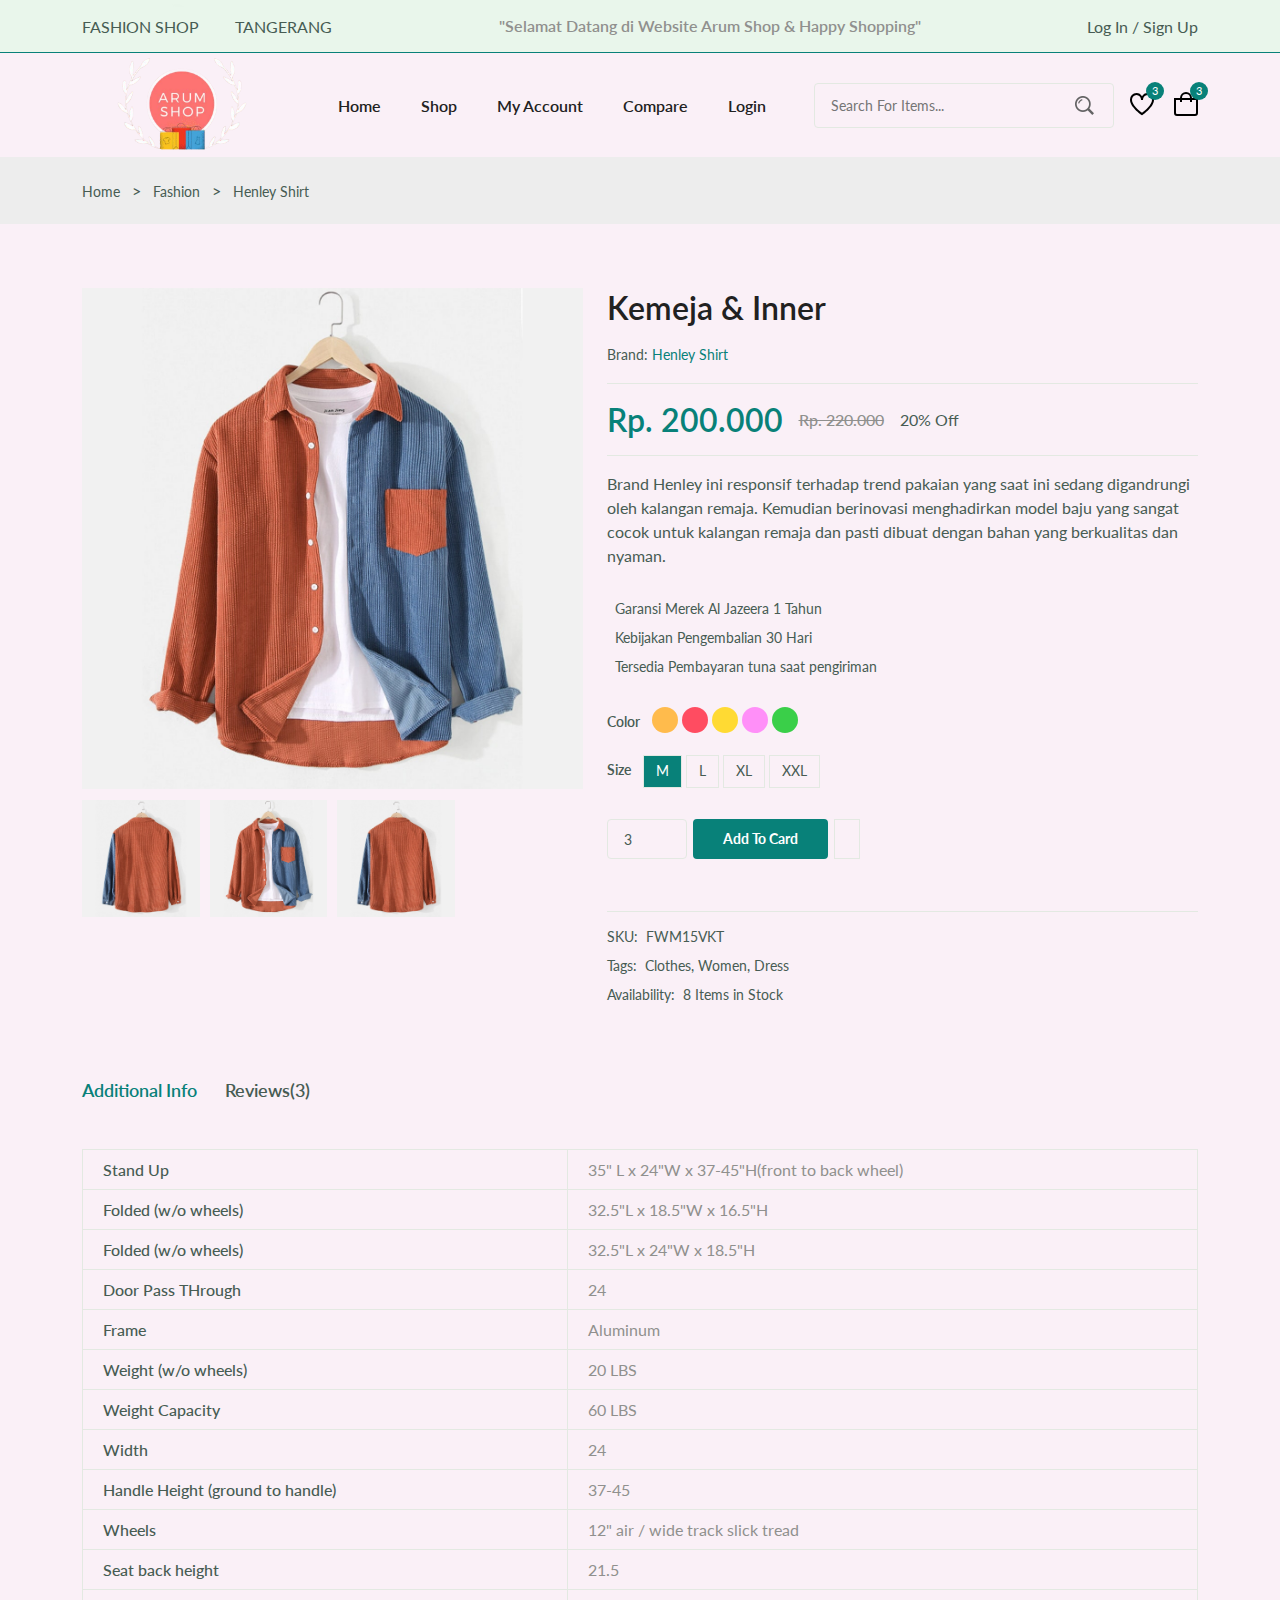
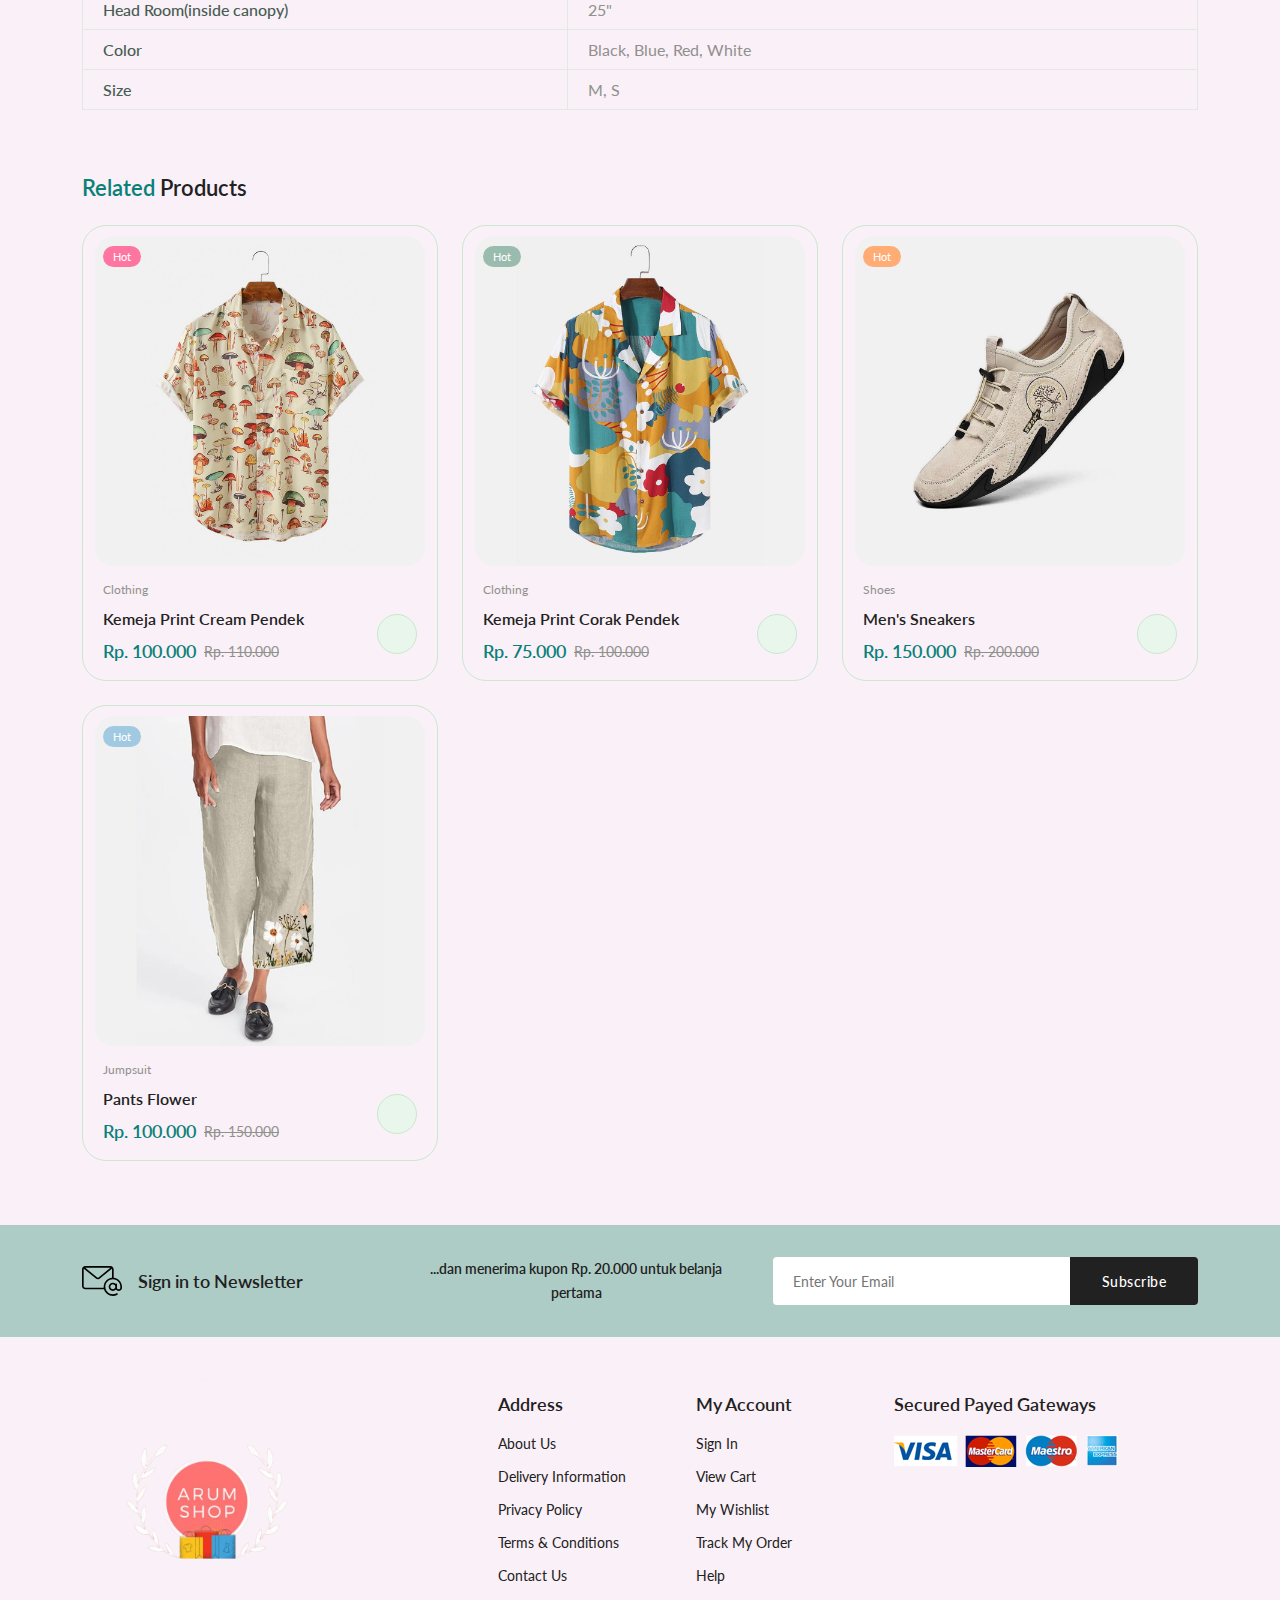
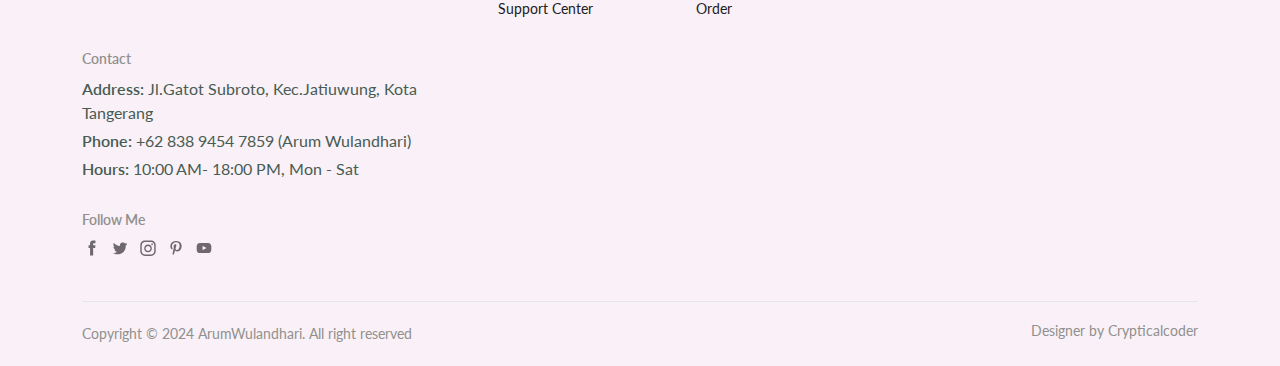
<file: details.html>
<!DOCTYPE html>
<html lang="en">
  <head>
    <meta charset="UTF-8" />
    <meta name="viewport" content="width=device-width, initial-scale=1.0" />

    <!--=============== FLATICON ===============-->
    <link
      rel="stylesheet"
      href="https://cdn-uicons.flaticon.com/2.0.0/uicons-regular-straight/css/uicons-regular-straight.css"
    />

    <!--=============== SWIPER CSS ===============-->
    <link
      rel="stylesheet"
      href="https://cdn.jsdelivr.net/npm/swiper@11/swiper-bundle.min.css"
    />

    <!--=============== CSS ===============-->
    <link rel="stylesheet" href="./assets/css/styles.css" />

    <title>Ecommerce Website</title>
  </head>
  <body>
    <!--=============== HEADER ===============-->
    <header class="header">
      <div class="header__top">
        <div class="header__container container">
          <div class="header__contact">
            <span>FASHION SHOP</span>
            <span>TANGERANG</span>
          </div>
          <p class="header__alert-news">
            "Selamat Datang di Website Arum Shop & Happy Shopping"
          </p>
          <a href="login-register.html" class="header__top-action">
            Log In / Sign Up
          </a>
        </div>
      </div>

      <nav class="nav container">
        <a href="index.html" class="nav__arumweb">
          <img
            class="nav__arumweb-img"
            src="assets/img/arumweb.png"
            alt="website arumweb"
          />
        </a>
        <div class="nav__menu" id="nav-menu">
          <ul class="nav__list">
            <li class="nav__item">
              <a href="index.html" class="nav__link">Home</a>
            </li>
            <li class="nav__item">
              <a href="shop.html" class="nav__link">Shop</a>
            </li>
            <li class="nav__item">
              <a href="accounts.html" class="nav__link">My Account</a>
            </li>
            <li class="nav__item">
              <a href="compare.html" class="nav__link">Compare</a>
            </li>
            <li class="nav__item">
              <a href="login-register.html" class="nav__link">Login</a>
            </li>
          </ul>
          <div class="header__search">
            <input
              type="text"
              placeholder="Search For Items..."
              class="form__input"
            />
            <button class="search__btn">
              <img src="assets/img/search.png" alt="search icon" />
            </button>
          </div>
        </div>
        <div class="header__user-actions">
          <a href="wishlist.html" class="header__action-btn" title="Wishlist">
            <img src="assets/img/icon-heart.svg" alt="" />
            <span class="count">3</span>
          </a>
          <a href="cart.html" class="header__action-btn" title="Cart">
            <img src="assets/img/icon-cart.svg" alt="" />
            <span class="count">3</span>
          </a>
        </div>
      </nav>
    </header>

    <!--=============== MAIN ===============-->
    <main class="main">
      <!--=============== BREADCRUMB ===============-->
      <section class="breadcrumb">
        <ul class="breadcrumb__list flex container">
          <li><a href="index.html" class="breadcrumb__link">Home</a></li>
          <li><span class="breadcrumb__link"></span>></li>
          <li><span class="breadcrumb__link">Fashion</span></li>
          <li><span class="breadcrumb__link"></span>></li>
          <li><span class="breadcrumb__link">Henley Shirt</span></li>
        </ul>
      </section>

      <!--=============== DETAILS ===============-->
      <section class="details section--lg">
        <div class="details__container container grid">
          <div class="details__group">
            <img
              src="./assets/img/product-8-1.jpg"
              alt=""
              class="details__img"
            />
            <div class="details__small-images grid">
              <img
                src="./assets/img/product-8-2.jpg"
                alt=""
                class="details__small-img"
              />
              <img
                src="./assets/img/product-8-1.jpg"
                alt=""
                class="details__small-img"
              />
              <img
                src="./assets/img/product-8-2.jpg"
                alt=""
                class="details__small-img"
              />
            </div>
          </div>
          <div class="details__group">
            <h3 class="details__title">Kemeja & Inner</h3>
            <p class="details__brand">Brand: <span>Henley Shirt</span></p>
            <div class="details__price flex">
              <span class="new__price">Rp. 200.000</span>
              <span class="old__price">Rp. 220.000</span>
              <span class="save__price">20% Off</span>
            </div>
            <p class="short__description">
              Brand Henley ini responsif terhadap trend pakaian yang saat ini sedang digandrungi oleh kalangan remaja. Kemudian berinovasi menghadirkan model baju yang sangat cocok untuk kalangan remaja dan pasti dibuat dengan bahan yang berkualitas dan nyaman.
            </p>
            <ul class="products__list">
              <li class="list__item flex">
                <i class="fi-rs-crown"></i> Garansi Merek Al Jazeera 1 Tahun
              </li>
              <li class="list__item flex">
                <i class="fi-rs-refresh"></i> Kebijakan Pengembalian 30 Hari
              </li>
              <li class="list__item flex">
                <i class="fi-rs-credit-card"></i> Tersedia Pembayaran tuna saat pengiriman
              </li>
            </ul>
            <div class="details__color flex">
              <span class="details__color-title">Color</span>
              <ul class="color__list">
                <li>
                  <a
                    href="#"
                    class="color__link"
                    style="background-color: hsl(37, 100%, 65%)"
                  ></a>
                </li>
                <li>
                  <a
                    href="#"
                    class="color__link"
                    style="background-color: hsl(353, 100%, 65%)"
                  ></a>
                </li>
                <li>
                  <a
                    href="#"
                    class="color__link"
                    style="background-color: hsl(49, 100%, 60%)"
                  ></a>
                </li>
                <li>
                  <a
                    href="#"
                    class="color__link"
                    style="background-color: hsl(304, 100%, 78%)"
                  ></a>
                </li>
                <li>
                  <a
                    href="#"
                    class="color__link"
                    style="background-color: hsl(126, 61%, 52%)"
                  ></a>
                </li>
              </ul>
            </div>
            <div class="details__size flex">
              <span class="details__size-title">Size</span>
              <ul class="size__list">
                <li>
                  <a href="#" class="size__link size-active">M</a>
                </li>
                <li>
                  <a href="#" class="size__link">L</a>
                </li>
                <li>
                  <a href="#" class="size__link">XL</a>
                </li>
                <li>
                  <a href="#" class="size__link">XXL</a>
                </li>
              </ul>
            </div>
            <div class="details__action">
              <input type="number" class="quantity" value="3" />
              <a href="#" class="btn btn--sm">Add To Card</a>
              <a href="#" class="details__action-btn">
                <i class="fi fi-rs-heart"></i>
              </a>
            </div>
            <ul class="details__meta">
              <li class="meta__list flex"><span>SKU:</span>FWM15VKT</li>
              <li class="meta__list flex">
                <span>Tags:</span>Clothes, Women, Dress
              </li>
              <li class="meta__list flex">
                <span>Availability:</span>8 Items in Stock
              </li>
            </ul>
          </div>
        </div>
      </section>

      <!--=============== DETAILS TAB ===============-->
      <section class="details__tab container">
        <div class="detail__tabs">
          <span class="detail__tab active-tab" data-target="#info">
            Additional Info
          </span>
          <span class="detail__tab" data-target="#reviews">Reviews(3)</span>
        </div>
        <div class="details__tabs-content">
          <div class="details__tab-content active-tab" content id="info">
            <table class="info__table">
              <tr>
                <th>Stand Up</th>
                <td>35" L x 24"W x 37-45"H(front to back wheel)</td>
              </tr>
              <tr>
                <th>Folded (w/o wheels)</th>
                <td>32.5"L x 18.5"W x 16.5"H</td>
              </tr>
              <tr>
                <th>Folded (w/o wheels)</th>
                <td>32.5"L x 24"W x 18.5"H</td>
              </tr>
              <tr>
                <th>Door Pass THrough</th>
                <td>24</td>
              </tr>
              <tr>
                <th>Frame</th>
                <td>Aluminum</td>
              </tr>
              <tr>
                <th>Weight (w/o wheels)</th>
                <td>20 LBS</td>
              </tr>
              <tr>
                <th>Weight Capacity</th>
                <td>60 LBS</td>
              </tr>
              <tr>
                <th>Width</th>
                <td>24</td>
              </tr>
              <tr>
                <th>Handle Height (ground to handle)</th>
                <td>37-45</td>
              </tr>
              <tr>
                <th>Wheels</th>
                <td>12" air / wide track slick tread</td>
              </tr>
              <tr>
                <th>Seat back height</th>
                <td>21.5</td>
              </tr>
              <tr>
                <th>Head Room(inside canopy)</th>
                <td>25"</td>
              </tr>
              <tr>
                <th>Color</th>
                <td>Black, Blue, Red, White</td>
              </tr>
              <tr>
                <th>Size</th>
                <td>M, S</td>
              </tr>
            </table>
          </div>
          <div class="details__tab-content" content id="reviews">
            <div class="reviews__container grid">
              <div class="review__single">
                <div>
                  <img
                    src="./assets/img/avatar-1.jpg"
                    alt=""
                    class="review__img"
                  />
                  <h4 class="review__title">Jacky Chan</h4>
                </div>
                <div class="review__data">
                  <div class="review__rating">
                    <i class="fi fi-rs-star"></i>
                    <i class="fi fi-rs-star"></i>
                    <i class="fi fi-rs-star"></i>
                    <i class="fi fi-rs-star"></i>
                    <i class="fi fi-rs-star"></i>
                  </div>
                  <p class="review__description">
                    Thank you, very fast shipping from Poland only 3days.
                  </p>
                  <span class="review__date">December 4, 2022 at 3:12 pm</span>
                </div>
              </div>
              <div class="review__single">
                <div>
                  <img
                    src="./assets/img/avatar-2.jpg"
                    alt=""
                    class="review__img"
                  />
                  <h4 class="review__title">Meriem Js</h4>
                </div>
                <div class="review__data">
                  <div class="review__rating">
                    <i class="fi fi-rs-star"></i>
                    <i class="fi fi-rs-star"></i>
                    <i class="fi fi-rs-star"></i>
                    <i class="fi fi-rs-star"></i>
                    <i class="fi fi-rs-star"></i>
                  </div>
                  <p class="review__description">
                    Great low price and works well
                  </p>
                  <span class="review__date">August 23, 2022 at 19:45 pm</span>
                </div>
              </div>
              <div class="review__single">
                <div>
                  <img
                    src="./assets/img/avatar-3.jpg"
                    alt=""
                    class="review__img"
                  />
                  <h4 class="review__title">Moh Benz</h4>
                </div>
                <div class="review__data">
                  <div class="review__rating">
                    <i class="fi fi-rs-star"></i>
                    <i class="fi fi-rs-star"></i>
                    <i class="fi fi-rs-star"></i>
                    <i class="fi fi-rs-star"></i>
                    <i class="fi fi-rs-star"></i>
                  </div>
                  <p class="review__description">
                    Authentic and beautiful, Love these ways more than ever
                    expected, They are great earphones.
                  </p>
                  <span class="review__date">March 2, 2021 at 10:01 am</span>
                </div>
              </div>
            </div>
            <div class="review__form">
              <h4 class="review__form-title">Add a review</h4>
              <div class="rate__product">
                <i class="fi fi-rs-star"></i>
                <i class="fi fi-rs-star"></i>
                <i class="fi fi-rs-star"></i>
                <i class="fi fi-rs-star"></i>
                <i class="fi fi-rs-star"></i>
              </div>
              <form action="" class="form grid">
                <textarea
                  class="form__input textarea"
                  placeholder="Write Comment"
                ></textarea>
                <div class="form__group grid">
                  <input type="text" placeholder="Name" class="form__input">
                  <input type="email" placeholder="Email" class="form__input">
                </div>
                <div class="form__btn">
                  <button class="btn">Submit Review</button>
                </div>
              </form>
            </div>
          </div>
        </div>
      </section>

      <!--=============== PRODUCTS ===============-->
      <section class="products container section--lg">
        <h3 class="section__title"><span>Related</span> Products</h3>
        <div class="products__container grid">
          <div class="product__item">
            <div class="product__banner">
              <a href="details.html" class="product__images">
                <img
                  src="assets/img/product-1-1.jpg"
                  alt=""
                  class="product__img default"
                />
                <img
                  src="assets/img/product-1-2.jpg"
                  alt=""
                  class="product__img hover"
                />
              </a>
              <div class="product__actions">
                <a href="#" class="action__btn" aria-label="Quick View">
                  <i class="fi fi-rs-eye"></i>
                </a>
                <a
                  href="#"
                  class="action__btn"
                  aria-label="Add to Wishlist"
                >
                  <i class="fi fi-rs-heart"></i>
                </a>
                <a href="#" class="action__btn" aria-label="Compare">
                  <i class="fi fi-rs-shuffle"></i>
                </a>
              </div>
              <div class="product__badge light-pink">Hot</div>
            </div>
            <div class="product__content">
              <span class="product__category">Clothing</span>
                  <a href="details.html">
                    <h3 class="product__title">Kemeja Print Cream Pendek</h3>
                  </a>
                  <div class="product__rating">
                    <i class="fi fi-rs-star"></i>
                    <i class="fi fi-rs-star"></i>
                    <i class="fi fi-rs-star"></i>
                    <i class="fi fi-rs-star"></i>
                    <i class="fi fi-rs-star"></i>
                  </div>
                  <div class="product__price flex">
                    <span class="new__price">Rp. 100.000 </span>
                    <span class="old__price">Rp. 110.000 </span>
                  </div>
                  <a
                    href="#"
                    class="action__btn cart__btn"
                    aria-label="Add To Cart"
                  >
                    <i class="fi fi-rs-shopping-bag-add"></i>
                  </a>
                </div>
              </div>
              <div class="product__item">
                <div class="product__banner">
                  <a href="details.html" class="product__images">
                    <img
                      src="assets/img/product-2-1.jpg"
                      alt=""
                      class="product__img default"
                    />
                    <img
                      src="assets/img/product-2-2.jpg"
                      alt=""
                      class="product__img hover"
                    />
                  </a>
                  <div class="product__actions">
                    <a href="#" class="action__btn" aria-label="Quick View">
                      <i class="fi fi-rs-eye"></i>
                    </a>
                    <a
                      href="#"
                      class="action__btn"
                      aria-label="Add to Wishlist"
                    >
                      <i class="fi fi-rs-heart"></i>
                    </a>
                    <a href="#" class="action__btn" aria-label="Compare">
                      <i class="fi fi-rs-shuffle"></i>
                    </a>
                  </div>
                  <div class="product__badge light-green">Hot</div>
                </div>
                <div class="product__content">
                  <span class="product__category">Clothing</span>
                  <a href="details.html">
                    <h3 class="product__title">Kemeja Print Corak Pendek</h3>
                  </a>
                  <div class="product__rating">
                    <i class="fi fi-rs-star"></i>
                    <i class="fi fi-rs-star"></i>
                    <i class="fi fi-rs-star"></i>
                    <i class="fi fi-rs-star"></i>
                    <i class="fi fi-rs-star"></i>
                  </div>
                  <div class="product__price flex">
                    <span class="new__price">Rp. 75.000</span>
                    <span class="old__price">Rp. 100.000</span>
                  </div>
                  <a
                    href="#"
                    class="action__btn cart__btn"
                    aria-label="Add To Cart"
                  >
                    <i class="fi fi-rs-shopping-bag-add"></i>
                  </a>
                </div>
              </div>
              <div class="product__item">
                <div class="product__banner">
                  <a href="details.html" class="product__images">
                    <img
                      src="assets/img/product-3-1.jpg"
                      alt=""
                      class="product__img default"
                    />
                    <img
                      src="assets/img/product-3-2.jpg"
                      alt=""
                      class="product__img hover"
                    />
                  </a>
                  <div class="product__actions">
                    <a href="#" class="action__btn" aria-label="Quick View">
                      <i class="fi fi-rs-eye"></i>
                    </a>
                    <a
                      href="#"
                      class="action__btn"
                      aria-label="Add to Wishlist"
                    >
                      <i class="fi fi-rs-heart"></i>
                    </a>
                    <a href="#" class="action__btn" aria-label="Compare">
                      <i class="fi fi-rs-shuffle"></i>
                    </a>
                  </div>
                  <div class="product__badge light-orange">Hot</div>
                </div>
                <div class="product__content">
                  <span class="product__category">Shoes</span>
                  <a href="details.html">
                    <h3 class="product__title">Men's Sneakers</h3>
                  </a>
                  <div class="product__rating">
                    <i class="fi fi-rs-star"></i>
                    <i class="fi fi-rs-star"></i>
                    <i class="fi fi-rs-star"></i>
                    <i class="fi fi-rs-star"></i>
                    <i class="fi fi-rs-star"></i>
                  </div>
                  <div class="product__price flex">
                    <span class="new__price">Rp. 150.000</span>
                    <span class="old__price">Rp. 200.000</span>
                  </div>
                  <a
                    href="#"
                    class="action__btn cart__btn"
                    aria-label="Add To Cart"
                  >
                    <i class="fi fi-rs-shopping-bag-add"></i>
                  </a>
                </div>
              </div>
              <div class="product__item">
                <div class="product__banner">
                  <a href="details.html" class="product__images">
                    <img
                      src="assets/img/product-4-1.jpg"
                      alt=""
                      class="product__img default"
                    />
                    <img
                      src="assets/img/product-4-2.jpg"
                      alt=""
                      class="product__img hover"
                    />
                  </a>
                  <div class="product__actions">
                    <a href="#" class="action__btn" aria-label="Quick View">
                      <i class="fi fi-rs-eye"></i>
                    </a>
                    <a
                      href="#"
                      class="action__btn"
                      aria-label="Add to Wishlist"
                    >
                      <i class="fi fi-rs-heart"></i>
                    </a>
                    <a href="#" class="action__btn" aria-label="Compare">
                      <i class="fi fi-rs-shuffle"></i>
                    </a>
                  </div>
                  <div class="product__badge light-blue">Hot</div>
                </div>
                <div class="product__content">
                  <span class="product__category">Jumpsuit</span>
                  <a href="details.html">
                    <h3 class="product__title">Pants Flower</h3>
                  </a>
                  <div class="product__rating">
                    <i class="fi fi-rs-star"></i>
                    <i class="fi fi-rs-star"></i>
                    <i class="fi fi-rs-star"></i>
                    <i class="fi fi-rs-star"></i>
                    <i class="fi fi-rs-star"></i>
                  </div>
                  <div class="product__price flex">
                    <span class="new__price">Rp. 100.000</span>
                    <span class="old__price">Rp. 150.000</span>
              </div>
              <a
                href="#"
                class="action__btn cart__btn"
                aria-label="Add To Cart"
              >
                <i class="fi fi-rs-shopping-bag-add"></i>
              </a>
            </div>
          </div>
        </div>
      </section>

      <!--=============== NEWSLETTER ===============-->
      <section class="newsletter section">
        <div class="newsletter__container container grid">
          <h3 class="newsletter__title flex">
            <img
              src="./assets/img/icon-email.svg"
              alt=""
              class="newsletter__icon"
            />
            Sign in to Newsletter
          </h3>
          <p class="newsletter__description">
            ...dan menerima kupon Rp. 20.000 untuk belanja pertama
          </p>
          <form action="" class="newsletter__form">
            <input
              type="text"
              placeholder="Enter Your Email"
              class="newsletter__input"
            />
            <button type="submit" class="newsletter__btn">Subscribe</button>
          </form>
        </div>
      </section>
    </main>

    <!--=============== FOOTER ===============-->
    <footer class="footer container">
      <div class="footer__container grid">
        <div class="footer__content">
          <a href="index.html" class="footer__arumweb">
            <img src="./assets/img/arumweb.png" alt="Image" height="250" width="250" class="footer__arumweb-img" />
          </a>
          <h4 class="footer__subtitle">Contact</h4>
          <p class="footer__description">
            <span>Address:</span> Jl.Gatot Subroto, Kec.Jatiuwung, Kota Tangerang
          </p>
          <p class="footer__description">
            <span>Phone:</span> +62 838 9454 7859 (Arum Wulandhari)
          </p>
          <p class="footer__description">
            <span>Hours:</span> 10:00 AM- 18:00 PM, Mon - Sat
          </p>
          <div class="footer__social">
            <h4 class="footer__subtitle">Follow Me</h4>
            <div class="footer__links flex">
              <a href="#">
                <img
                  src="./assets/img/icon-facebook.svg"
                  alt=""
                  class="footer__social-icon"
                />
              </a>
              <a href="#">
                <img
                  src="./assets/img/icon-twitter.svg"
                  alt=""
                  class="footer__social-icon"
                />
              </a>
              <a href="#">
                <img
                  src="./assets/img/icon-instagram.svg"
                  alt=""
                  class="footer__social-icon"
                />
              </a>
              <a href="#">
                <img
                  src="./assets/img/icon-pinterest.svg"
                  alt=""
                  class="footer__social-icon"
                />
              </a>
              <a href="#">
                <img
                  src="./assets/img/icon-youtube.svg"
                  alt=""
                  class="footer__social-icon"
                />
              </a>
            </div>
          </div>
        </div>
        <div class="footer__content">
          <h3 class="footer__title">Address</h3>
          <ul class="footer__links">
            <li><a href="#" class="footer__link">About Us</a></li>
            <li><a href="#" class="footer__link">Delivery Information</a></li>
            <li><a href="#" class="footer__link">Privacy Policy</a></li>
            <li><a href="#" class="footer__link">Terms & Conditions</a></li>
            <li><a href="#" class="footer__link">Contact Us</a></li>
            <li><a href="#" class="footer__link">Support Center</a></li>
          </ul>
        </div>
        <div class="footer__content">
          <h3 class="footer__title">My Account</h3>
          <ul class="footer__links">
            <li><a href="#" class="footer__link">Sign In</a></li>
            <li><a href="#" class="footer__link">View Cart</a></li>
            <li><a href="#" class="footer__link">My Wishlist</a></li>
            <li><a href="#" class="footer__link">Track My Order</a></li>
            <li><a href="#" class="footer__link">Help</a></li>
            <li><a href="#" class="footer__link">Order</a></li>
          </ul>
        </div>
        <div class="footer__content">
          <h3 class="footer__title">Secured Payed Gateways</h3>
          <img
            src="./assets/img/payment-method.png"
            alt=""
            class="payment__img"
          />
        </div>
      </div>
      <div class="footer__bottom">
        <p class="copyright">Copyright &copy; 2024 ArumWulandhari. All right reserved</p>
        <span class="designer">Designer by Crypticalcoder</span>
      </div>
    </footer>

    <!--=============== SWIPER JS ===============-->
    <script src="https://cdn.jsdelivr.net/npm/swiper@11/swiper-bundle.min.js"></script>

    <!--=============== MAIN JS ===============-->
    <script src="assets/js/main.js"></script>
  </body>
</html>
</file>
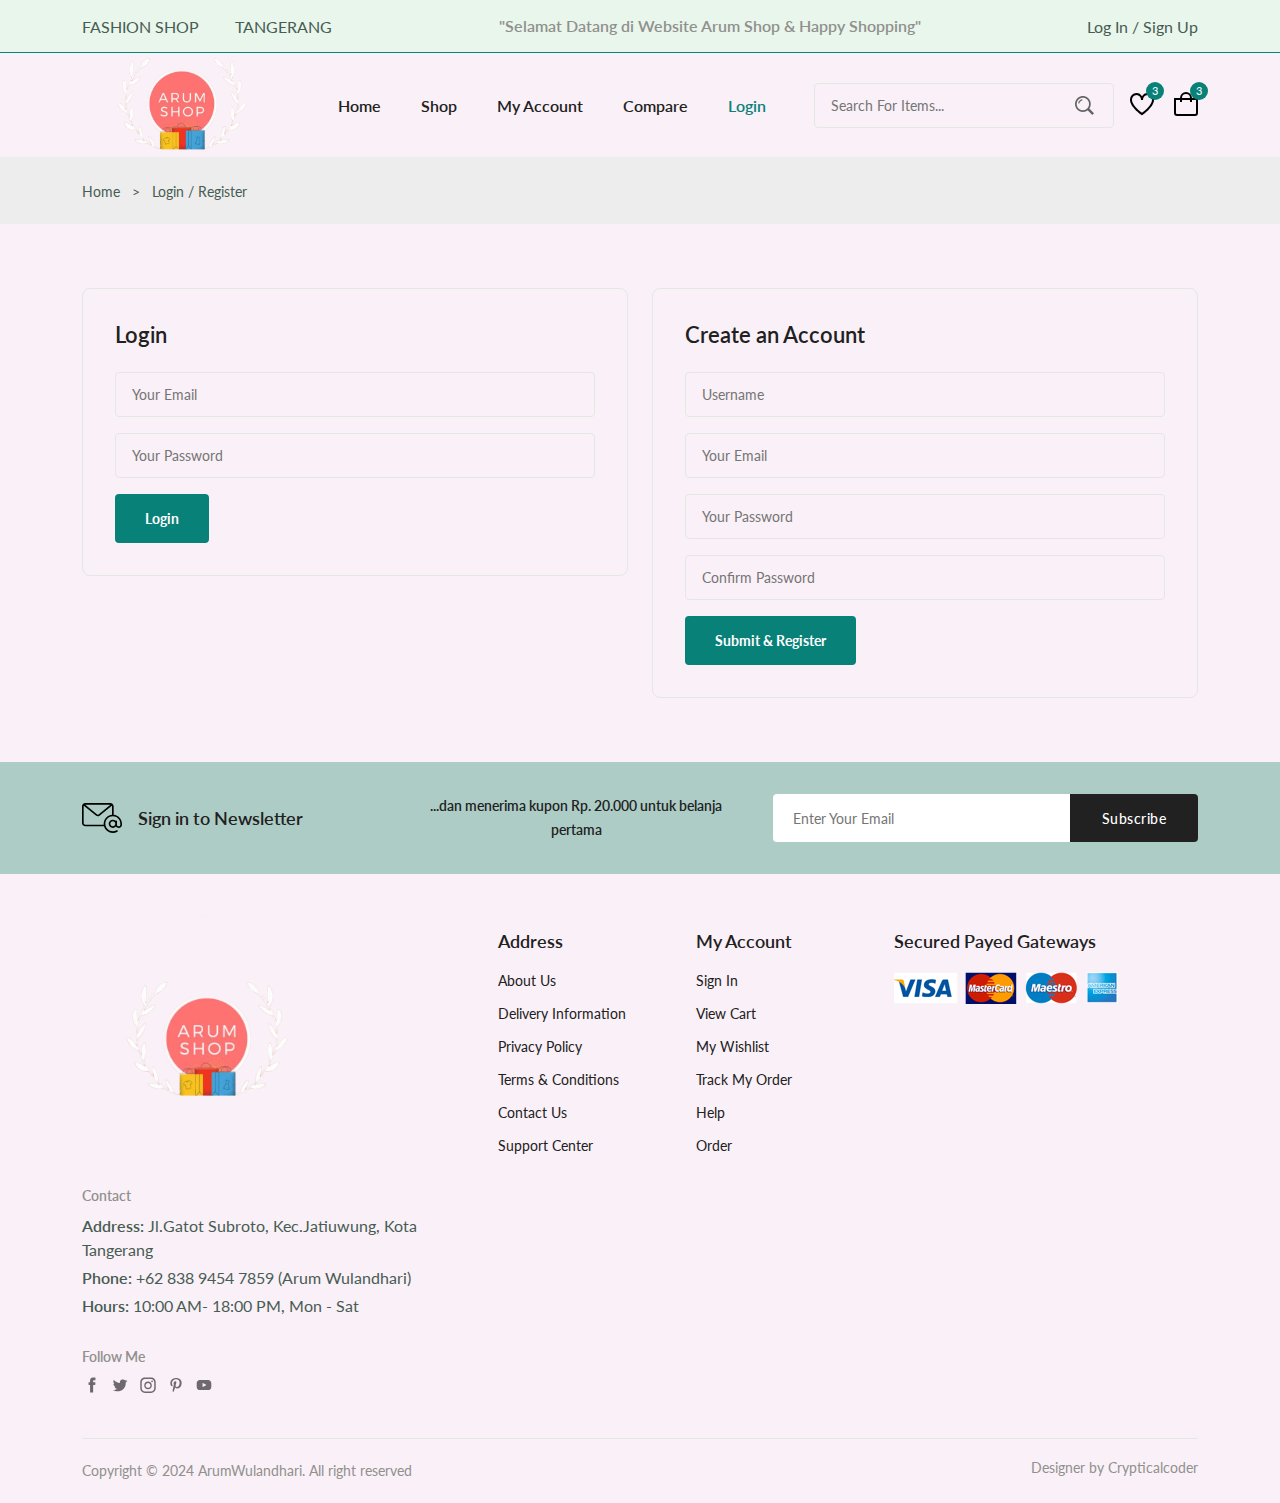
<file: login-register.html>
<!DOCTYPE html>
<html lang="en">
  <head>
    <meta charset="UTF-8" />
    <meta name="viewport" content="width=device-width, initial-scale=1.0" />

    <!--=============== FLATICON ===============-->
    <link
      rel="stylesheet"
      href="https://cdn-uicons.flaticon.com/2.0.0/uicons-regular-straight/css/uicons-regular-straight.css"
    />

    <!--=============== SWIPER CSS ===============-->
    <link
      rel="stylesheet"
      href="https://cdn.jsdelivr.net/npm/swiper@11/swiper-bundle.min.css"
    />

    <!--=============== CSS ===============-->
    <link rel="stylesheet" href="./assets/css/styles.css" />

    <title>Ecommerce Website</title>
  </head>
  <body>
    <!--=============== HEADER ===============-->
    <header class="header">
      <div class="header__top">
        <div class="header__container container">
          <div class="header__contact">
            <span>FASHION SHOP</span>
            <span>TANGERANG</span>
          </div>
          <p class="header__alert-news">
            "Selamat Datang di Website Arum Shop & Happy Shopping"
          </p>
          <a href="login-register.html" class="header__top-action">
            Log In / Sign Up
          </a>
        </div>
      </div>

      <nav class="nav container">
        <a href="index.html" class="nav__arumweb">
          <img
            class="nav__arumweb-img"
            src="assets/img/arumweb.png"
            alt="website arumweb"
          />
        </a>
        <div class="nav__menu" id="nav-menu">
          <ul class="nav__list">
            <li class="nav__item">
              <a href="index.html" class="nav__link">Home</a>
            </li>
            <li class="nav__item">
              <a href="shop.html" class="nav__link">Shop</a>
            </li>
            <li class="nav__item">
              <a href="accounts.html" class="nav__link">My Account</a>
            </li>
            <li class="nav__item">
              <a href="compare.html" class="nav__link">Compare</a>
            </li>
            <li class="nav__item">
              <a href="login-register.html" class="nav__link active-link"
                >Login</a
              >
            </li>
          </ul>
          <div class="header__search">
            <input
              type="text"
              placeholder="Search For Items..."
              class="form__input"
            />
            <button class="search__btn">
              <img src="assets/img/search.png" alt="search icon" />
            </button>
          </div>
        </div>
        <div class="header__user-actions">
          <a href="wishlist.html" class="header__action-btn" title="Wishlist">
            <img src="assets/img/icon-heart.svg" alt="" />
            <span class="count">3</span>
          </a>
          <a href="cart.html" class="header__action-btn" title="Cart">
            <img src="assets/img/icon-cart.svg" alt="" />
            <span class="count">3</span>
          </a>
        </div>
      </nav>
    </header>

    <!--=============== MAIN ===============-->
    <main class="main">
      <!--=============== BREADCRUMB ===============-->
      <section class="breadcrumb">
        <ul class="breadcrumb__list flex container">
          <li><a href="index.html" class="breadcrumb__link">Home</a></li>
          <li><span class="breadcrumb__link">></span></li>
          <li><span class="breadcrumb__link">Login / Register</span></li>
        </ul>
      </section>

      <!--=============== LOGIN-REGISTER ===============-->
      <section class="login-register section--lg">
        <div class="login-register__container container grid">
          <div class="login">
            <h3 class="section__title">Login</h3>
            <form class="form grid">
              <input
                type="email"
                placeholder="Your Email"
                class="form__input"
              />
              <input
                type="password"
                placeholder="Your Password"
                class="form__input"
              />
              <div class="form__btn">
                <button class="btn">Login</button>
              </div>
            </form>
          </div>
          <div class="register">
            <h3 class="section__title">Create an Account</h3>
            <form class="form grid">
              <input
                type="text"
                placeholder="Username"
                class="form__input"
              />
              <input
                type="email"
                placeholder="Your Email"
                class="form__input"
              />
              <input
                type="password"
                placeholder="Your Password"
                class="form__input"
              />
              <input
                type="password"
                placeholder="Confirm Password"
                class="form__input"
              />
              <div class="form__btn">
                <button class="btn">Submit & Register</button>
              </div>
            </form>
          </div>
        </div>
      </section>

      <!--=============== NEWSLETTER ===============-->
      <section class="newsletter section">
        <div class="newsletter__container container grid">
          <h3 class="newsletter__title flex">
            <img
              src="./assets/img/icon-email.svg"
              alt=""
              class="newsletter__icon"
            />
            Sign in to Newsletter
          </h3>
          <p class="newsletter__description">
            ...dan menerima kupon Rp. 20.000 untuk belanja pertama
          </p>
          <form action="" class="newsletter__form">
            <input
              type="text"
              placeholder="Enter Your Email"
              class="newsletter__input"
            />
            <button type="submit" class="newsletter__btn">Subscribe</button>
          </form>
        </div>
      </section>
    </main>

    <!--=============== FOOTER ===============-->
    <footer class="footer container">
      <div class="footer__container grid">
        <div class="footer__content">
          <a href="index.html" class="footer__arumweb">
            <img src="./assets/img/arumweb.png" alt="Image" height="250" width="250" class="footer__arumweb-img" />
          </a>
          <h4 class="footer__subtitle">Contact</h4>
          <p class="footer__description">
            <span>Address:</span> Jl.Gatot Subroto, Kec.Jatiuwung, Kota Tangerang
          </p>
          <p class="footer__description">
            <span>Phone:</span> +62 838 9454 7859 (Arum Wulandhari)
          </p>
          <p class="footer__description">
            <span>Hours:</span> 10:00 AM- 18:00 PM, Mon - Sat
          </p>
          <div class="footer__social">
            <h4 class="footer__subtitle">Follow Me</h4>
            <div class="footer__links flex">
              <a href="#">
                <img
                  src="./assets/img/icon-facebook.svg"
                  alt=""
                  class="footer__social-icon"
                />
              </a>
              <a href="#">
                <img
                  src="./assets/img/icon-twitter.svg"
                  alt=""
                  class="footer__social-icon"
                />
              </a>
              <a href="#">
                <img
                  src="./assets/img/icon-instagram.svg"
                  alt=""
                  class="footer__social-icon"
                />
              </a>
              <a href="#">
                <img
                  src="./assets/img/icon-pinterest.svg"
                  alt=""
                  class="footer__social-icon"
                />
              </a>
              <a href="#">
                <img
                  src="./assets/img/icon-youtube.svg"
                  alt=""
                  class="footer__social-icon"
                />
              </a>
            </div>
          </div>
        </div>
        <div class="footer__content">
          <h3 class="footer__title">Address</h3>
          <ul class="footer__links">
            <li><a href="#" class="footer__link">About Us</a></li>
            <li><a href="#" class="footer__link">Delivery Information</a></li>
            <li><a href="#" class="footer__link">Privacy Policy</a></li>
            <li><a href="#" class="footer__link">Terms & Conditions</a></li>
            <li><a href="#" class="footer__link">Contact Us</a></li>
            <li><a href="#" class="footer__link">Support Center</a></li>
          </ul>
        </div>
        <div class="footer__content">
          <h3 class="footer__title">My Account</h3>
          <ul class="footer__links">
            <li><a href="#" class="footer__link">Sign In</a></li>
            <li><a href="#" class="footer__link">View Cart</a></li>
            <li><a href="#" class="footer__link">My Wishlist</a></li>
            <li><a href="#" class="footer__link">Track My Order</a></li>
            <li><a href="#" class="footer__link">Help</a></li>
            <li><a href="#" class="footer__link">Order</a></li>
          </ul>
        </div>
        <div class="footer__content">
          <h3 class="footer__title">Secured Payed Gateways</h3>
          <img
            src="./assets/img/payment-method.png"
            alt=""
            class="payment__img"
          />
        </div>
      </div>
      <div class="footer__bottom">
        <p class="copyright">Copyright &copy; 2024 ArumWulandhari. All right reserved</p>
        <span class="designer">Designer by Crypticalcoder</span>
      </div>
    </footer>

    <!--=============== SWIPER JS ===============-->
    <script src="https://cdn.jsdelivr.net/npm/swiper@11/swiper-bundle.min.js"></script>

    <!--=============== MAIN JS ===============-->
    <script src="assets/js/main.js"></script>
  </body>
</html>
</file>
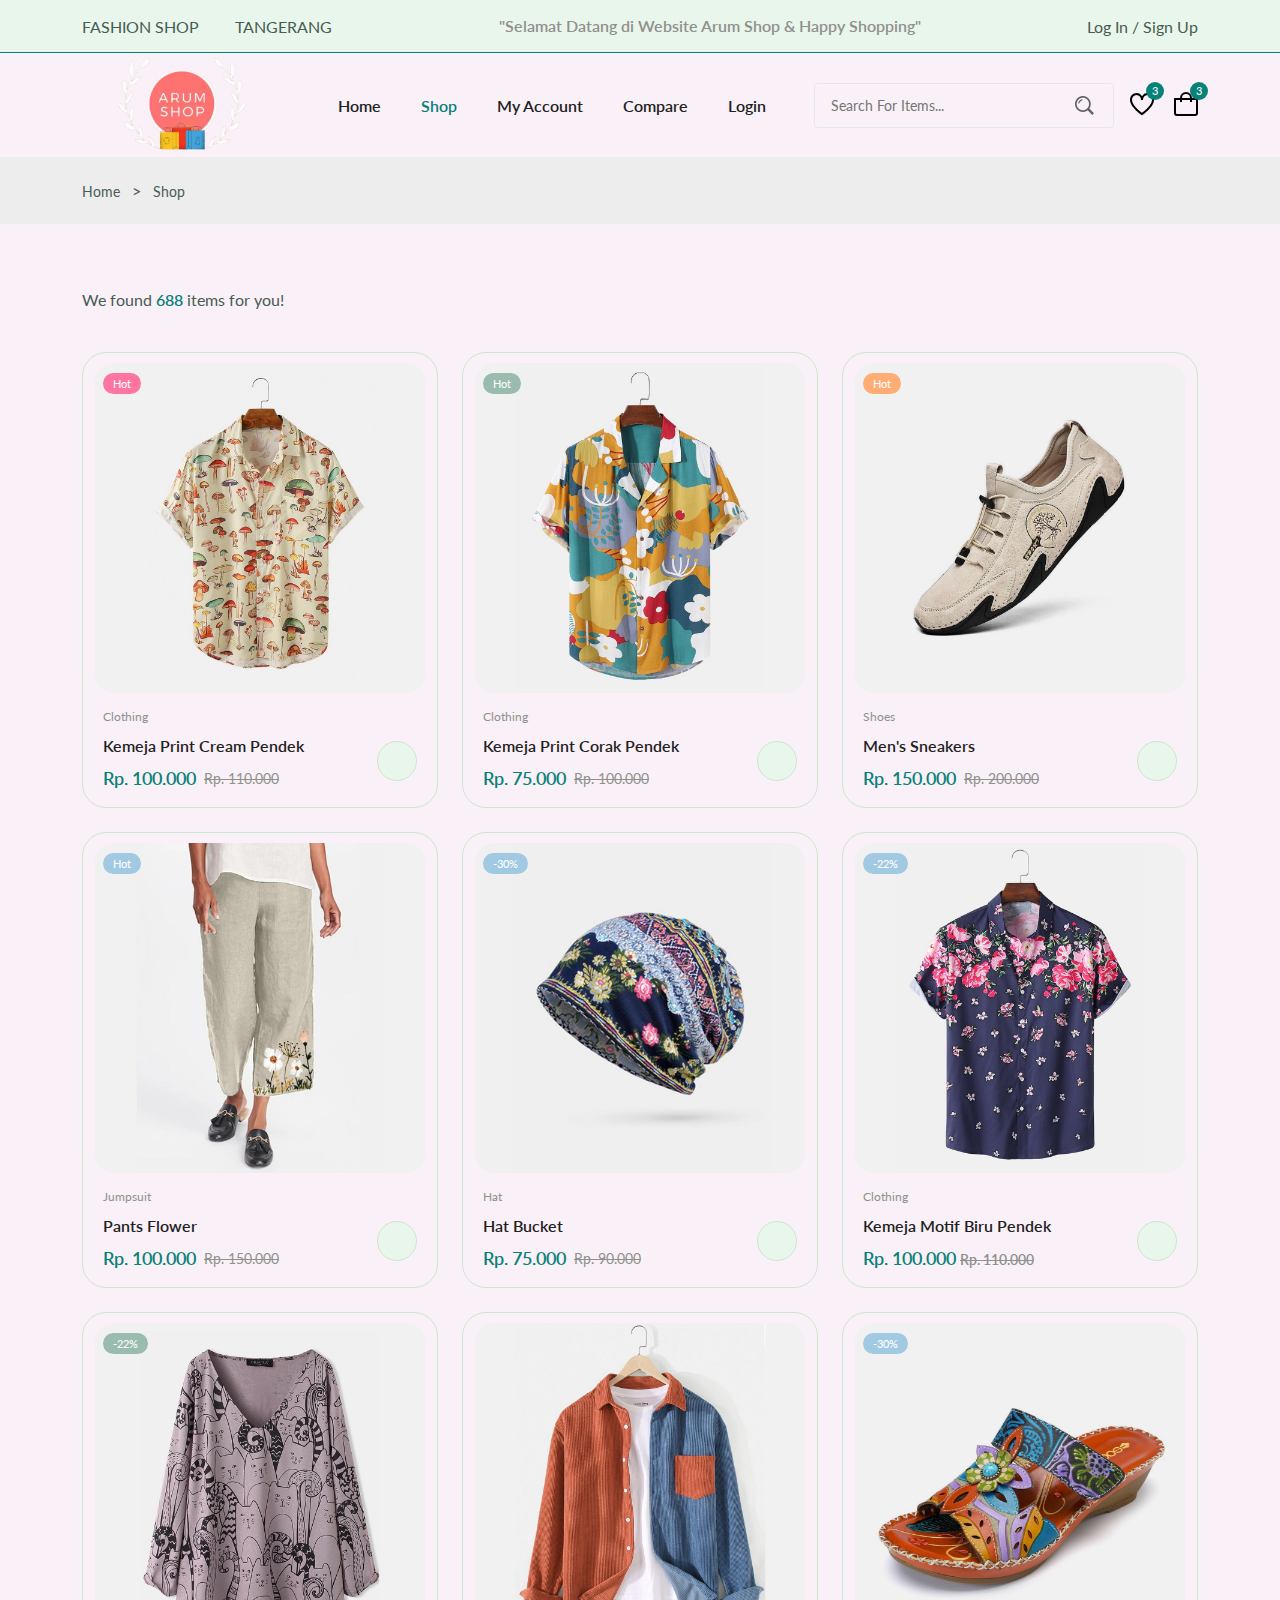
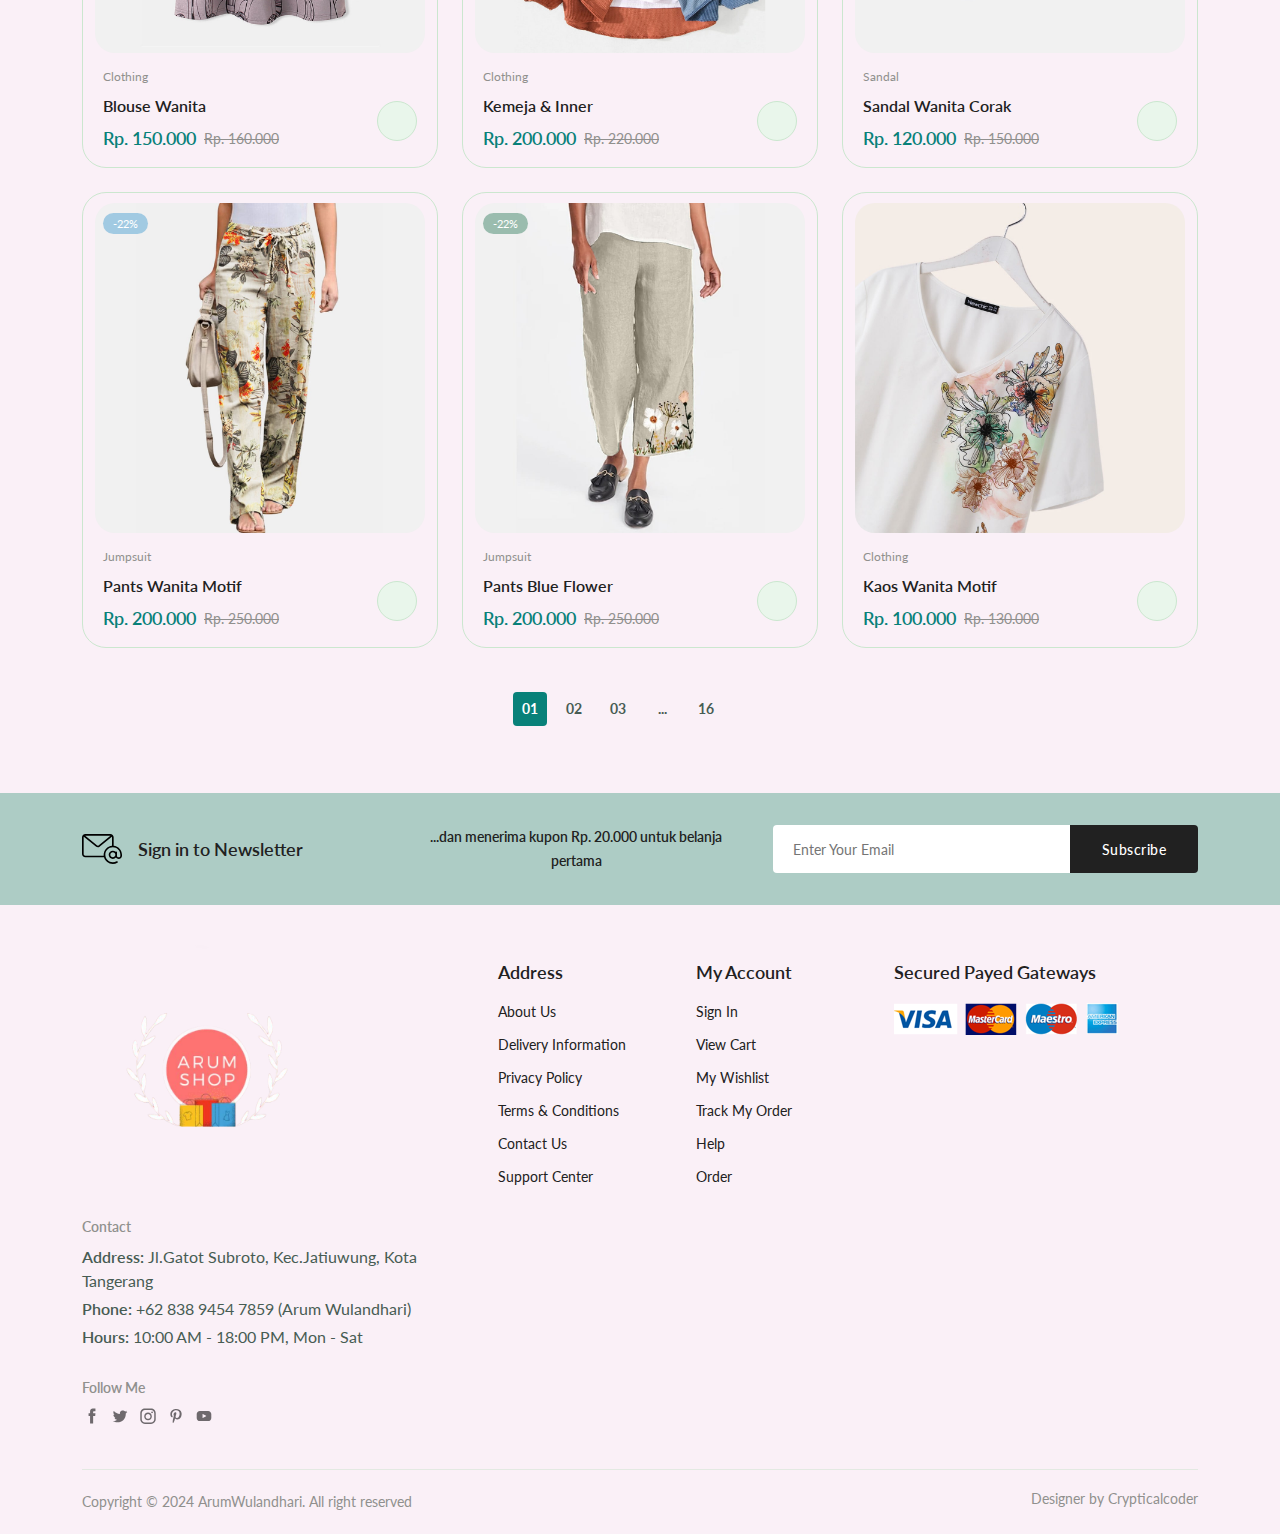
<file: shop.html>
<!DOCTYPE html>
<html lang="en">
  <head>
    <meta charset="UTF-8" />
    <meta name="viewport" content="width=device-width, initial-scale=1.0" />

    <!--=============== FLATICON ===============-->
    <link
      rel="stylesheet"
      href="https://cdn-uicons.flaticon.com/2.0.0/uicons-regular-straight/css/uicons-regular-straight.css"
    />

    <!--=============== SWIPER CSS ===============-->
    <link
      rel="stylesheet"
      href="https://cdn.jsdelivr.net/npm/swiper@11/swiper-bundle.min.css"
    />

    <!--=============== CSS ===============-->
    <link rel="stylesheet" href="./assets/css/styles.css" />

    <title>Ecommerce Website</title>
  </head>
  <body>
    <!--=============== HEADER ===============-->
    <header class="header">
      <div class="header__top">
        <div class="header__container container">
          <div class="header__contact">
            <span>FASHION SHOP</span>
            <span>TANGERANG</span>
          </div>
          <p class="header__alert-news">
            "Selamat Datang di Website Arum Shop & Happy Shopping"
          </p>
          <a href="login-register.html" class="header__top-action">
            Log In / Sign Up
          </a>
        </div>
      </div>

      <nav class="nav container">
        <a href="index.html" class="nav__arumweb">
          <img
            class="nav__arumweb-img"
            src="assets/img/arumweb.png"
            alt="website arumweb"
          />
        </a>
        <div class="nav__menu" id="nav-menu">
          <ul class="nav__list">
            <li class="nav__item">
              <a href="index.html" class="nav__link">Home</a>
            </li>
            <li class="nav__item">
              <a href="shop.html" class="nav__link active-link">Shop</a>
            </li>
            <li class="nav__item">
              <a href="accounts.html" class="nav__link">My Account</a>
            </li>
            <li class="nav__item">
              <a href="compare.html" class="nav__link">Compare</a>
            </li>
            <li class="nav__item">
              <a href="login-register.html" class="nav__link">Login</a>
            </li>
          </ul>
          <div class="header__search">
            <input
              type="text"
              placeholder="Search For Items..."
              class="form__input"
            />
            <button class="search__btn">
              <img src="assets/img/search.png" alt="search icon" />
            </button>
          </div>
        </div>
        <div class="header__user-actions">
          <a href="wishlist.html" class="header__action-btn" title="Wishlist">
            <img src="assets/img/icon-heart.svg" alt="" />
            <span class="count">3</span>
          </a>
          <a href="cart.html" class="header__action-btn" title="Cart">
            <img src="assets/img/icon-cart.svg" alt="" />
            <span class="count">3</span>
          </a>
        </div>
      </nav>
    </header>

    <!--=============== MAIN ===============-->
    <main class="main">
      <!--=============== BREADCRUMB ===============-->
      <section class="breadcrumb">
        <ul class="breadcrumb__list flex container">
          <li><a href="index.html" class="breadcrumb__link">Home</a></li>
          <li><span class="breadcrumb__link"></span>></li>
          <li><span class="breadcrumb__link">Shop</span></li>
        </ul>
      </section>

      <!--=============== PRODUCTS ===============-->
      <section class="products container section--lg">
        <p class="total__products">We found <span>688</span> items for you!</p>
        <div class="products__container grid">
          <div class="product__item">
            <div class="product__banner">
              <a href="details.html" class="product__images">
                <img
                  src="assets/img/product-1-1.jpg"
                  alt=""
                  class="product__img default"
                />
                <img
                  src="assets/img/product-1-2.jpg"
                  alt=""
                  class="product__img hover"
                />
              </a>
              <div class="product__actions">
                <a href="#" class="action__btn" aria-label="Quick View">
                  <i class="fi fi-rs-eye"></i>
                </a>
                <a
                  href="#"
                  class="action__btn"
                  aria-label="Add to Wishlist"
                >
                  <i class="fi fi-rs-heart"></i>
                </a>
                <a href="#" class="action__btn" aria-label="Compare">
                  <i class="fi fi-rs-shuffle"></i>
                </a>
              </div>
              <div class="product__badge light-pink">Hot</div>
            </div>
            <div class="product__content">
              <span class="product__category">Clothing</span>
              <a href="details.html">
                <h3 class="product__title">Kemeja Print Cream Pendek</h3>
                  </a>
                  <div class="product__rating">
                    <i class="fi fi-rs-star"></i>
                    <i class="fi fi-rs-star"></i>
                    <i class="fi fi-rs-star"></i>
                    <i class="fi fi-rs-star"></i>
                    <i class="fi fi-rs-star"></i>
                  </div>
                  <div class="product__price flex">
                    <span class="new__price">Rp. 100.000 </span>
                    <span class="old__price">Rp. 110.000 </span>
                  </div>
                  <a
                    href="#"
                    class="action__btn cart__btn"
                    aria-label="Add To Cart"
                  >
                    <i class="fi fi-rs-shopping-bag-add"></i>
                  </a>
                </div>
              </div>
              <div class="product__item">
                <div class="product__banner">
                  <a href="details.html" class="product__images">
                    <img
                      src="assets/img/product-2-1.jpg"
                      alt=""
                      class="product__img default"
                    />
                    <img
                      src="assets/img/product-2-2.jpg"
                      alt=""
                      class="product__img hover"
                    />
                  </a>
                  <div class="product__actions">
                    <a href="#" class="action__btn" aria-label="Quick View">
                      <i class="fi fi-rs-eye"></i>
                    </a>
                    <a
                      href="#"
                      class="action__btn"
                      aria-label="Add to Wishlist"
                    >
                      <i class="fi fi-rs-heart"></i>
                    </a>
                    <a href="#" class="action__btn" aria-label="Compare">
                      <i class="fi fi-rs-shuffle"></i>
                    </a>
                  </div>
                  <div class="product__badge light-green">Hot</div>
                </div>
                <div class="product__content">
                  <span class="product__category">Clothing</span>
                  <a href="details.html">
                    <h3 class="product__title">Kemeja Print Corak Pendek</h3>
                  </a>
                  <div class="product__rating">
                    <i class="fi fi-rs-star"></i>
                    <i class="fi fi-rs-star"></i>
                    <i class="fi fi-rs-star"></i>
                    <i class="fi fi-rs-star"></i>
                    <i class="fi fi-rs-star"></i>
                  </div>
                  <div class="product__price flex">
                    <span class="new__price">Rp. 75.000</span>
                    <span class="old__price">Rp. 100.000</span>
                  </div>
                  <a
                    href="#"
                    class="action__btn cart__btn"
                    aria-label="Add To Cart"
                  >
                    <i class="fi fi-rs-shopping-bag-add"></i>
                  </a>
                </div>
              </div>
              <div class="product__item">
                <div class="product__banner">
                  <a href="details.html" class="product__images">
                    <img
                      src="assets/img/product-3-1.jpg"
                      alt=""
                      class="product__img default"
                    />
                    <img
                      src="assets/img/product-3-2.jpg"
                      alt=""
                      class="product__img hover"
                    />
                  </a>
                  <div class="product__actions">
                    <a href="#" class="action__btn" aria-label="Quick View">
                      <i class="fi fi-rs-eye"></i>
                    </a>
                    <a
                      href="#"
                      class="action__btn"
                      aria-label="Add to Wishlist"
                    >
                      <i class="fi fi-rs-heart"></i>
                    </a>
                    <a href="#" class="action__btn" aria-label="Compare">
                      <i class="fi fi-rs-shuffle"></i>
                    </a>
                  </div>
                  <div class="product__badge light-orange">Hot</div>
                </div>
                <div class="product__content">
                  <span class="product__category">Shoes</span>
                  <a href="details.html">
                    <h3 class="product__title">Men's Sneakers</h3>
                  </a>
                  <div class="product__rating">
                    <i class="fi fi-rs-star"></i>
                    <i class="fi fi-rs-star"></i>
                    <i class="fi fi-rs-star"></i>
                    <i class="fi fi-rs-star"></i>
                    <i class="fi fi-rs-star"></i>
                  </div>
                  <div class="product__price flex">
                    <span class="new__price">Rp. 150.000</span>
                    <span class="old__price">Rp. 200.000</span>
                  </div>
                  <a
                    href="#"
                    class="action__btn cart__btn"
                    aria-label="Add To Cart"
                  >
                    <i class="fi fi-rs-shopping-bag-add"></i>
                  </a>
                </div>
              </div>
              <div class="product__item">
                <div class="product__banner">
                  <a href="details.html" class="product__images">
                    <img
                      src="assets/img/product-4-1.jpg"
                      alt=""
                      class="product__img default"
                    />
                    <img
                      src="assets/img/product-4-2.jpg"
                      alt=""
                      class="product__img hover"
                    />
                  </a>
                  <div class="product__actions">
                    <a href="#" class="action__btn" aria-label="Quick View">
                      <i class="fi fi-rs-eye"></i>
                    </a>
                    <a
                      href="#"
                      class="action__btn"
                      aria-label="Add to Wishlist"
                    >
                      <i class="fi fi-rs-heart"></i>
                    </a>
                    <a href="#" class="action__btn" aria-label="Compare">
                      <i class="fi fi-rs-shuffle"></i>
                    </a>
                  </div>
                  <div class="product__badge light-blue">Hot</div>
                </div>
                <div class="product__content">
                  <span class="product__category">Jumpsuit</span>
                  <a href="details.html">
                    <h3 class="product__title">Pants Flower</h3>
                  </a>
                  <div class="product__rating">
                    <i class="fi fi-rs-star"></i>
                    <i class="fi fi-rs-star"></i>
                    <i class="fi fi-rs-star"></i>
                    <i class="fi fi-rs-star"></i>
                    <i class="fi fi-rs-star"></i>
                  </div>
                  <div class="product__price flex">
                    <span class="new__price">Rp. 100.000</span>
                    <span class="old__price">Rp. 150.000</span>
                  </div>
                  <a
                    href="#"
                    class="action__btn cart__btn"
                    aria-label="Add To Cart"
                  >
                    <i class="fi fi-rs-shopping-bag-add"></i>
                  </a>
                </div>
              </div>
              <div class="product__item">
                <div class="product__banner">
                  <a href="details.html" class="product__images">
                    <img
                      src="assets/img/product-5-1.jpg"
                      alt=""
                      class="product__img default"
                    />
                    <img
                      src="assets/img/product-5-2.jpg"
                      alt=""
                      class="product__img hover"
                    />
                  </a>
                  <div class="product__actions">
                    <a href="#" class="action__btn" aria-label="Quick View">
                      <i class="fi fi-rs-eye"></i>
                    </a>
                    <a
                      href="#"
                      class="action__btn"
                      aria-label="Add to Wishlist"
                    >
                      <i class="fi fi-rs-heart"></i>
                    </a>
                    <a href="#" class="action__btn" aria-label="Compare">
                      <i class="fi fi-rs-shuffle"></i>
                    </a>
                  </div>
                  <div class="product__badge light-blue">-30%</div>
                </div>
                <div class="product__content">
                  <span class="product__category">Hat</span>
                  <a href="details.html">
                    <h3 class="product__title">Hat Bucket</h3>
                  </a>
                  <div class="product__rating">
                    <i class="fi fi-rs-star"></i>
                    <i class="fi fi-rs-star"></i>
                    <i class="fi fi-rs-star"></i>
                    <i class="fi fi-rs-star"></i>
                    <i class="fi fi-rs-star"></i>
                  </div>
                  <div class="product__price flex">
                    <span class="new__price">Rp. 75.000</span>
                    <span class="old__price">Rp. 90.000</span>
                  </div>
                  <a
                    href="#"
                    class="action__btn cart__btn"
                    aria-label="Add To Cart"
                  >
                    <i class="fi fi-rs-shopping-bag-add"></i>
                  </a>
                </div>
              </div>
              <div class="product__item">
                <div class="product__banner">
                  <a href="details.html" class="product__images">
                    <img
                      src="assets/img/product-6-1.jpg"
                      alt=""
                      class="product__img default"
                    />
                    <img
                      src="assets/img/product-6-2.jpg"
                      alt=""
                      class="product__img hover"
                    />
                  </a>
                  <div class="product__actions">
                    <a href="#" class="action__btn" aria-label="Quick View">
                      <i class="fi fi-rs-eye"></i>
                    </a>
                    <a
                      href="#"
                      class="action__btn"
                      aria-label="Add to Wishlist"
                    >
                      <i class="fi fi-rs-heart"></i>
                    </a>
                    <a href="#" class="action__btn" aria-label="Compare">
                      <i class="fi fi-rs-shuffle"></i>
                    </a>
                  </div>
                  <div class="product__badge light-blue">-22%</div>
                </div>
                <div class="product__content">
                  <span class="product__category">Clothing</span>
                  <a href="details.html">
                    <h3 class="product__title">Kemeja Motif Biru Pendek</h3>
                  </a>
                  <div class="product__rating">
                    <i class="fi fi-rs-star"></i>
                    <i class="fi fi-rs-star"></i>
                    <i class="fi fi-rs-star"></i>
                    <i class="fi fi-rs-star"></i>
                    <i class="fi fi-rs-star"></i>
                  </div>
                  <div class="product__price flex">
                    <span class="new__price">Rp. 100.000<span>
                    <span class="old__price">Rp. 110.000</span>
                  </div>
                  <a
                    href="#"
                    class="action__btn cart__btn"
                    aria-label="Add To Cart"
                  >
                    <i class="fi fi-rs-shopping-bag-add"></i>
                  </a>
                </div>
              </div>
              <div class="product__item">
                <div class="product__banner">
                  <a href="details.html" class="product__images">
                    <img
                      src="assets/img/product-7-1.jpg"
                      alt=""
                      class="product__img default"
                    />
                    <img
                      src="assets/img/product-7-2.jpg"
                      alt=""
                      class="product__img hover"
                    />
                  </a>
                  <div class="product__actions">
                    <a href="#" class="action__btn" aria-label="Quick View">
                      <i class="fi fi-rs-eye"></i>
                    </a>
                    <a
                      href="#"
                      class="action__btn"
                      aria-label="Add to Wishlist"
                    >
                      <i class="fi fi-rs-heart"></i>
                    </a>
                    <a href="#" class="action__btn" aria-label="Compare">
                      <i class="fi fi-rs-shuffle"></i>
                    </a>
                  </div>
                  <div class="product__badge light-green">-22%</div>
                </div>
                <div class="product__content">
                  <span class="product__category">Clothing</span>
                  <a href="details.html">
                    <h3 class="product__title">Blouse Wanita</h3>
                  </a>
                  <div class="product__rating">
                    <i class="fi fi-rs-star"></i>
                    <i class="fi fi-rs-star"></i>
                    <i class="fi fi-rs-star"></i>
                    <i class="fi fi-rs-star"></i>
                    <i class="fi fi-rs-star"></i>
                  </div>
                  <div class="product__price flex">
                    <span class="new__price">Rp. 150.000</span>
                    <span class="old__price">Rp. 160.000</span>
                  </div>
                  <a
                    href="#"
                    class="action__btn cart__btn"
                    aria-label="Add To Cart"
                  >
                    <i class="fi fi-rs-shopping-bag-add"></i>
                  </a>
                </div>
              </div>
              <div class="product__item">
                <div class="product__banner">
                  <a href="details.html" class="product__images">
                    <img
                      src="assets/img/product-8-1.jpg"
                      alt=""
                      class="product__img default"
                    />
                    <img
                      src="assets/img/product-8-2.jpg"
                      alt=""
                      class="product__img hover"
                    />
                  </a>
                  <div class="product__actions">
                    <a href="#" class="action__btn" aria-label="Quick View">
                      <i class="fi fi-rs-eye"></i>
                    </a>
                    <a
                      href="#"
                      class="action__btn"
                      aria-label="Add to Wishlist"
                    >
                      <i class="fi fi-rs-heart"></i>
                    </a>
                    <a href="#" class="action__btn" aria-label="Compare">
                      <i class="fi fi-rs-shuffle"></i>
                    </a>
                  </div>
                </div>
                <div class="product__content">
                  <span class="product__category">Clothing</span>
                  <a href="details.html">
                    <h3 class="product__title">Kemeja & Inner</h3>
                  </a>
                  <div class="product__rating">
                    <i class="fi fi-rs-star"></i>
                    <i class="fi fi-rs-star"></i>
                    <i class="fi fi-rs-star"></i>
                    <i class="fi fi-rs-star"></i>
                    <i class="fi fi-rs-star"></i>
                  </div>
                  <div class="product__price flex">
                    <span class="new__price">Rp. 200.000</span>
                    <span class="old__price">Rp. 220.000</span>
              </div>
              <a
                href="#"
                class="action__btn cart__btn"
                aria-label="Add To Cart"
              >
                <i class="fi fi-rs-shopping-bag-add"></i>
              </a>
            </div>
          </div>
          <div class="product__item">
            <div class="product__banner">
              <a href="details.html" class="product__images">
                <img
                  src="assets/img/product-10-1.jpg"
                  alt=""
                  class="product__img default"
                />
                <img
                  src="assets/img/product-10-2.jpg"
                  alt=""
                  class="product__img hover"
                />
              </a>
              <div class="product__actions">
                <a href="#" class="action__btn" aria-label="Quick View">
                  <i class="fi fi-rs-eye"></i>
                </a>
                <a
                  href="#"
                  class="action__btn"
                  aria-label="Add to Wishlist"
                >
                  <i class="fi fi-rs-heart"></i>
                </a>
                <a href="#" class="action__btn" aria-label="Compare">
                  <i class="fi fi-rs-shuffle"></i>
                </a>
              </div>
              <div class="product__badge light-blue">-30%</div>
            </div>
            <div class="product__content">
              <span class="product__category">Sandal</span>
              <a href="details.html">
                <h3 class="product__title">Sandal Wanita Corak</h3>
              </a>
              <div class="product__rating">
                <i class="fi fi-rs-star"></i>
                <i class="fi fi-rs-star"></i>
                <i class="fi fi-rs-star"></i>
                <i class="fi fi-rs-star"></i>
                <i class="fi fi-rs-star"></i>
              </div>
              <div class="product__price flex">
                <span class="new__price">Rp. 120.000</span>
                <span class="old__price">Rp. 150.000</span>
              </div>
              <a
                href="#"
                class="action__btn cart__btn"
                aria-label="Add To Cart"
              >
                <i class="fi fi-rs-shopping-bag-add"></i>
              </a>
            </div>
          </div>
          <div class="product__item">
            <div class="product__banner">
              <a href="details.html" class="product__images">
                <img
                  src="assets/img/product-11-1.jpg"
                  alt=""
                  class="product__img default"
                />
                <img
                  src="assets/img/product-11-2.jpg"
                  alt=""
                  class="product__img hover"
                />
              </a>
              <div class="product__actions">
                <a href="#" class="action__btn" aria-label="Quick View">
                  <i class="fi fi-rs-eye"></i>
                </a>
                <a
                  href="#"
                  class="action__btn"
                  aria-label="Add to Wishlist"
                >
                  <i class="fi fi-rs-heart"></i>
                </a>
                <a href="#" class="action__btn" aria-label="Compare">
                  <i class="fi fi-rs-shuffle"></i>
                </a>
              </div>
              <div class="product__badge light-blue">-22%</div>
            </div>
            <div class="product__content">
              <span class="product__category">Jumpsuit</span>
              <a href="details.html">
                <h3 class="product__title">Pants Wanita Motif</h3>
              </a>
              <div class="product__rating">
                <i class="fi fi-rs-star"></i>
                <i class="fi fi-rs-star"></i>
                <i class="fi fi-rs-star"></i>
                <i class="fi fi-rs-star"></i>
                <i class="fi fi-rs-star"></i>
              </div>
              <div class="product__price flex">
                <span class="new__price">Rp. 200.000</span>
                <span class="old__price">Rp. 250.000</span>
              </div>
              <a
                href="#"
                class="action__btn cart__btn"
                aria-label="Add To Cart"
              >
                <i class="fi fi-rs-shopping-bag-add"></i>
              </a>
            </div>
          </div>
          <div class="product__item">
            <div class="product__banner">
              <a href="details.html" class="product__images">
                <img
                  src="assets/img/product-4-1.jpg"
                  alt=""
                  class="product__img default"
                />
                <img
                  src="assets/img/product-4-2.jpg"
                  alt=""
                  class="product__img hover"
                />
              </a>
              <div class="product__actions">
                <a href="#" class="action__btn" aria-label="Quick View">
                  <i class="fi fi-rs-eye"></i>
                </a>
                <a
                  href="#"
                  class="action__btn"
                  aria-label="Add to Wishlist"
                >
                  <i class="fi fi-rs-heart"></i>
                </a>
                <a href="#" class="action__btn" aria-label="Compare">
                  <i class="fi fi-rs-shuffle"></i>
                </a>
              </div>
              <div class="product__badge light-green">-22%</div>
            </div>
            <div class="product__content">
              <span class="product__category">Jumpsuit</span>
              <a href="details.html">
                <h3 class="product__title">Pants Blue Flower</h3>
              </a>
              <div class="product__rating">
                <i class="fi fi-rs-star"></i>
                <i class="fi fi-rs-star"></i>
                <i class="fi fi-rs-star"></i>
                <i class="fi fi-rs-star"></i>
                <i class="fi fi-rs-star"></i>
              </div>
              <div class="product__price flex">
                <span class="new__price">Rp. 200.000</span>
                <span class="old__price">Rp. 250.000</span>
              </div>
              <a
                href="#"
                class="action__btn cart__btn"
                aria-label="Add To Cart"
              >
                <i class="fi fi-rs-shopping-bag-add"></i>
              </a>
            </div>
          </div>
          <div class="product__item">
            <div class="product__banner">
              <a href="details.html" class="product__images">
                <img
                  src="assets/img/product-12-1.jpg"
                  alt=""
                  class="product__img default"
                />
                <img
                  src="assets/img/product-12-2.jpg"
                  alt=""
                  class="product__img hover"
                />
              </a>
              <div class="product__actions">
                <a href="#" class="action__btn" aria-label="Quick View">
                  <i class="fi fi-rs-eye"></i>
                </a>
                <a
                  href="#"
                  class="action__btn"
                  aria-label="Add to Wishlist"
                >
                  <i class="fi fi-rs-heart"></i>
                </a>
                <a href="#" class="action__btn" aria-label="Compare">
                  <i class="fi fi-rs-shuffle"></i>
                </a>
              </div>
            </div>
            <div class="product__content">
              <span class="product__category">Clothing</span>
              <a href="details.html">
                <h3 class="product__title">Kaos Wanita Motif</h3>
              </a>
              <div class="product__rating">
                <i class="fi fi-rs-star"></i>
                <i class="fi fi-rs-star"></i>
                <i class="fi fi-rs-star"></i>
                <i class="fi fi-rs-star"></i>
                <i class="fi fi-rs-star"></i>
              </div>
              <div class="product__price flex">
                <span class="new__price">Rp. 100.000</span>
                <span class="old__price">Rp. 130.000</span>
              </div>
              <a
                href="#"
                class="action__btn cart__btn"
                aria-label="Add To Cart"
              >
                <i class="fi fi-rs-shopping-bag-add"></i>
              </a>
            </div>
          </div>
        </div>
        <ul class="pagination">
          <li><a href="#" class="pagination__link active">01</a></li>
          <li><a href="#" class="pagination__link">02</a></li>
          <li><a href="#" class="pagination__link">03</a></li>
          <li><a href="#" class="pagination__link">...</a></li>
          <li><a href="#" class="pagination__link">16</a></li>
          <li><a href="#" class="pagination__link icon">
            <i class="fi-rs-angle-double-small-right"></i>
          </a></li>
        </ul>
      </section>

      <!--=============== NEWSLETTER ===============-->
      <section class="newsletter section">
        <div class="newsletter__container container grid">
          <h3 class="newsletter__title flex">
            <img
              src="./assets/img/icon-email.svg"
              alt=""
              class="newsletter__icon"
            />
            Sign in to Newsletter
          </h3>
          <p class="newsletter__description">
            ...dan menerima kupon Rp. 20.000 untuk belanja pertama
          </p>
          <form action="" class="newsletter__form">
            <input
              type="text"
              placeholder="Enter Your Email"
              class="newsletter__input"
            />
            <button type="submit" class="newsletter__btn">Subscribe</button>
          </form>
        </div>
      </section>
    </main>

    <!--=============== FOOTER ===============-->
    <footer class="footer container">
      <div class="footer__container grid">
        <div class="footer__content">
          <a href="index.html" class="footer__arumweb">
            <img src="./assets/img/arumweb.png" alt="Image" height="250" width="250" class="footer__arumweb-img" />
          </a>
          <h4 class="footer__subtitle">Contact</h4>
          <p class="footer__description">
            <span>Address:</span> Jl.Gatot Subroto, Kec.Jatiuwung, Kota Tangerang
          </p>
          <p class="footer__description">
            <span>Phone:</span> +62 838 9454 7859 (Arum Wulandhari)
          </p>
          <p class="footer__description">
            <span>Hours:</span> 10:00 AM - 18:00 PM, Mon - Sat
          </p>
          <div class="footer__social">
            <h4 class="footer__subtitle">Follow Me</h4>
            <div class="footer__links flex">
              <a href="#">
                <img
                  src="./assets/img/icon-facebook.svg"
                  alt=""
                  class="footer__social-icon"
                />
              </a>
              <a href="#">
                <img
                  src="./assets/img/icon-twitter.svg"
                  alt=""
                  class="footer__social-icon"
                />
              </a>
              <a href="#">
                <img
                  src="./assets/img/icon-instagram.svg"
                  alt=""
                  class="footer__social-icon"
                />
              </a>
              <a href="#">
                <img
                  src="./assets/img/icon-pinterest.svg"
                  alt=""
                  class="footer__social-icon"
                />
              </a>
              <a href="#">
                <img
                  src="./assets/img/icon-youtube.svg"
                  alt=""
                  class="footer__social-icon"
                />
              </a>
            </div>
          </div>
        </div>
        <div class="footer__content">
          <h3 class="footer__title">Address</h3>
          <ul class="footer__links">
            <li><a href="#" class="footer__link">About Us</a></li>
            <li><a href="#" class="footer__link">Delivery Information</a></li>
            <li><a href="#" class="footer__link">Privacy Policy</a></li>
            <li><a href="#" class="footer__link">Terms & Conditions</a></li>
            <li><a href="#" class="footer__link">Contact Us</a></li>
            <li><a href="#" class="footer__link">Support Center</a></li>
          </ul>
        </div>
        <div class="footer__content">
          <h3 class="footer__title">My Account</h3>
          <ul class="footer__links">
            <li><a href="#" class="footer__link">Sign In</a></li>
            <li><a href="#" class="footer__link">View Cart</a></li>
            <li><a href="#" class="footer__link">My Wishlist</a></li>
            <li><a href="#" class="footer__link">Track My Order</a></li>
            <li><a href="#" class="footer__link">Help</a></li>
            <li><a href="#" class="footer__link">Order</a></li>
          </ul>
        </div>
        <div class="footer__content">
          <h3 class="footer__title">Secured Payed Gateways</h3>
          <img
            src="./assets/img/payment-method.png"
            alt=""
            class="payment__img"
          />
        </div>
      </div>
      <div class="footer__bottom">
        <p class="copyright">Copyright &copy; 2024 ArumWulandhari. All right reserved</p>
        <span class="designer">Designer by Crypticalcoder</span>
      </div>
    </footer>

    <!--=============== SWIPER JS ===============-->
    <script src="https://cdn.jsdelivr.net/npm/swiper@11/swiper-bundle.min.js"></script>

    <!--=============== MAIN JS ===============-->
    <script src="assets/js/main.js"></script>
  </body>
</html>
</file>
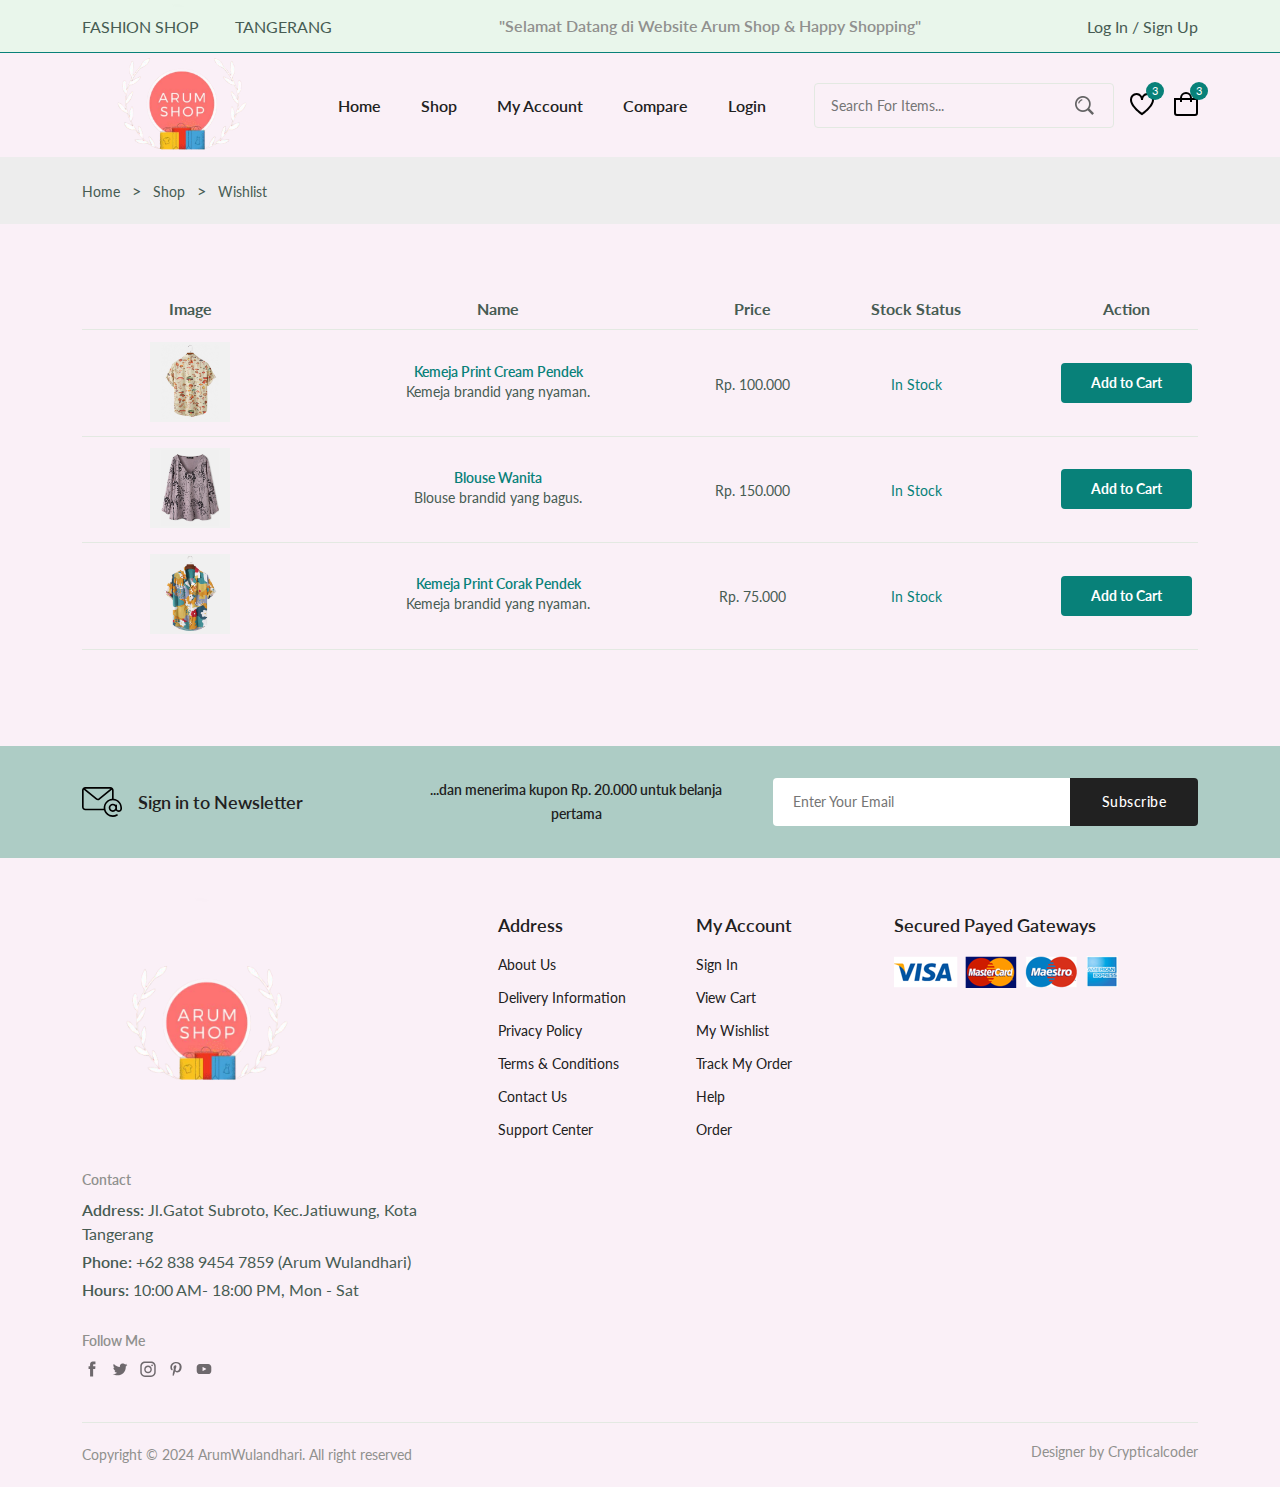
<file: wishlist.html>
<!DOCTYPE html>
<html lang="en">
  <head>
    <meta charset="UTF-8" />
    <meta name="viewport" content="width=device-width, initial-scale=1.0" />

    <!--=============== FLATICON ===============-->
    <link
      rel="stylesheet"
      href="https://cdn-uicons.flaticon.com/2.0.0/uicons-regular-straight/css/uicons-regular-straight.css"
    />

    <!--=============== SWIPER CSS ===============-->
    <link
      rel="stylesheet"
      href="https://cdn.jsdelivr.net/npm/swiper@11/swiper-bundle.min.css"
    />

    <!--=============== CSS ===============-->
    <link rel="stylesheet" href="./assets/css/styles.css" />

    <title>Ecommerce Website</title>
  </head>
  <body>
    <!--=============== HEADER ===============-->
    <header class="header">
      <div class="header__top">
        <div class="header__container container">
          <div class="header__contact">
            <span>FASHION SHOP</span>
            <span>TANGERANG</span>
          </div>
          <p class="header__alert-news">
            "Selamat Datang di Website Arum Shop & Happy Shopping"
          </p>
          <a href="login-register.html" class="header__top-action">
            Log In / Sign Up
          </a>
        </div>
      </div>

      <nav class="nav container">
        <a href="index.html" class="nav__arumweb">
          <img
            class="nav__arumweb-img"
            src="assets/img/arumweb.png"
            alt="website arumweb"
          />
        </a>
        <div class="nav__menu" id="nav-menu">
          <ul class="nav__list">
            <li class="nav__item">
              <a href="index.html" class="nav__link">Home</a>
            </li>
            <li class="nav__item">
              <a href="shop.html" class="nav__link">Shop</a>
            </li>
            <li class="nav__item">
              <a href="accounts.html" class="nav__link">My Account</a>
            </li>
            <li class="nav__item">
              <a href="compare.html" class="nav__link">Compare</a>
            </li>
            <li class="nav__item">
              <a href="login-register.html" class="nav__link">Login</a>
            </li>
          </ul>
          <div class="header__search">
            <input
              type="text"
              placeholder="Search For Items..."
              class="form__input"
            />
            <button class="search__btn">
              <img src="assets/img/search.png" alt="search icon" />
            </button>
          </div>
        </div>
        <div class="header__user-actions">
          <a href="wishlist.html" class="header__action-btn" title="Wishlist">
            <img src="assets/img/icon-heart.svg" alt="" />
            <span class="count">3</span>
          </a>
          <a href="cart.html" class="header__action-btn" title="Cart">
            <img src="assets/img/icon-cart.svg" alt="" />
            <span class="count">3</span>
          </a>
        </div>
      </nav>
    </header>

    <!--=============== MAIN ===============-->
    <main class="main">
      <!--=============== BREADCRUMB ===============-->
      <section class="breadcrumb">
        <ul class="breadcrumb__list flex container">
          <li><a href="index.html" class="breadcrumb__link">Home</a></li>
          <li><span class="breadcrumb__link"></span>></li>
          <li><span class="breadcrumb__link">Shop</span></li>
          <li><span class="breadcrumb__link"></span>></li>
          <li><span class="breadcrumb__link">Wishlist</span></li>
        </ul>
      </section>

      <!--=============== WISHLIST ===============-->
      <section class="wishlist section--lg container">
        <div class="table__container">
          <table class="table">
            <thead>
              <tr>
                <th>Image</th>
                <th>Name</th>
                <th>Price</th>
                <th>Stock Status</th>
                <th>Action</th>
                <th>Rename</th>
              </tr>
            </thead>
            <tbody>
              <tr>
                <td>
                  <img
                    src="./assets//img/product-1-2.jpg"
                    alt=""
                    class="table__img"
                  />
                </td>
                <td>
                  <h3 class="table__title">
                    Kemeja Print Cream Pendek
                  </h3>
                  <p class="table__description">
                    Kemeja brandid yang nyaman.
                  </p>
                </td>
                <td>
                  <span class="table__price">Rp. 100.000</span>
                </td>
                <td><span class="table__stock">In Stock</span></td>
                <td><a href="#" class="btn btn--sm">Add to Cart</a></td>
                <td><i class="fi fi-rs-trash table__trash"></i></td>
              </tr>
              <tr>
                <td>
                  <img
                    src="./assets//img/product-7-1.jpg"
                    alt=""
                    class="table__img"
                  />
                </td>
                <td>
                  <h3 class="table__title">Blouse Wanita</h3>
                  <p class="table__description">
                    Blouse brandid yang bagus.
                  </p>
                </td>
                <td>
                  <span class="table__price">Rp. 150.000</span>
                </td>
                <td><span class="table__stock">In Stock</span></td>
                <td><a href="#" class="btn btn--sm">Add to Cart</a></td>
                <td><i class="fi fi-rs-trash table__trash"></i></td>
              </tr>
              <tr>
                <td>
                  <img
                    src="./assets//img/product-2-1.jpg"
                    alt=""
                    class="table__img"
                  />
                </td>
                <td>
                  <h3 class="table__title">
                    Kemeja Print Corak Pendek
                  </h3>
                  <p class="table__description">
                    Kemeja brandid yang nyaman.
                  </p>
                </td>
                <td>
                  <span class="table__price">Rp. 75.000</span>
                </td>
                <td><span class="table__stock">In Stock</span></td>
                <td><a href="#" class="btn btn--sm">Add to Cart</a></td>
                <td><i class="fi fi-rs-trash table__trash"></i></td>
              </tr>
            </tbody>
          </table>
        </div>
      </section>

      <!--=============== NEWSLETTER ===============-->
      <section class="newsletter section">
        <div class="newsletter__container container grid">
          <h3 class="newsletter__title flex">
            <img
              src="./assets/img/icon-email.svg"
              alt=""
              class="newsletter__icon"
            />
            Sign in to Newsletter
          </h3>
          <p class="newsletter__description">
            ...dan menerima kupon Rp. 20.000 untuk belanja pertama
          </p>
          <form action="" class="newsletter__form">
            <input
              type="text"
              placeholder="Enter Your Email"
              class="newsletter__input"
            />
            <button type="submit" class="newsletter__btn">Subscribe</button>
          </form>
        </div>
      </section>
    </main>

    <!--=============== FOOTER ===============-->
    <footer class="footer container">
      <div class="footer__container grid">
        <div class="footer__content">
          <a href="index.html" class="footer__arumweb">
            <img src="./assets/img/arumweb.png" alt="Image" height="250" width="250" class="footer__arumweb-img" />
          </a>
          <h4 class="footer__subtitle">Contact</h4>
          <p class="footer__description">
            <span>Address:</span> Jl.Gatot Subroto, Kec.Jatiuwung, Kota Tangerang
          </p>
          <p class="footer__description">
            <span>Phone:</span> +62 838 9454 7859 (Arum Wulandhari)
          </p>
          <p class="footer__description">
            <span>Hours:</span> 10:00 AM- 18:00 PM, Mon - Sat
          </p>
          <div class="footer__social">
            <h4 class="footer__subtitle">Follow Me</h4>
            <div class="footer__links flex">
              <a href="#">
                <img
                  src="./assets/img/icon-facebook.svg"
                  alt=""
                  class="footer__social-icon"
                />
              </a>
              <a href="#">
                <img
                  src="./assets/img/icon-twitter.svg"
                  alt=""
                  class="footer__social-icon"
                />
              </a>
              <a href="#">
                <img
                  src="./assets/img/icon-instagram.svg"
                  alt=""
                  class="footer__social-icon"
                />
              </a>
              <a href="#">
                <img
                  src="./assets/img/icon-pinterest.svg"
                  alt=""
                  class="footer__social-icon"
                />
              </a>
              <a href="#">
                <img
                  src="./assets/img/icon-youtube.svg"
                  alt=""
                  class="footer__social-icon"
                />
              </a>
            </div>
          </div>
        </div>
        <div class="footer__content">
          <h3 class="footer__title">Address</h3>
          <ul class="footer__links">
            <li><a href="#" class="footer__link">About Us</a></li>
            <li><a href="#" class="footer__link">Delivery Information</a></li>
            <li><a href="#" class="footer__link">Privacy Policy</a></li>
            <li><a href="#" class="footer__link">Terms & Conditions</a></li>
            <li><a href="#" class="footer__link">Contact Us</a></li>
            <li><a href="#" class="footer__link">Support Center</a></li>
          </ul>
        </div>
        <div class="footer__content">
          <h3 class="footer__title">My Account</h3>
          <ul class="footer__links">
            <li><a href="#" class="footer__link">Sign In</a></li>
            <li><a href="#" class="footer__link">View Cart</a></li>
            <li><a href="#" class="footer__link">My Wishlist</a></li>
            <li><a href="#" class="footer__link">Track My Order</a></li>
            <li><a href="#" class="footer__link">Help</a></li>
            <li><a href="#" class="footer__link">Order</a></li>
          </ul>
        </div>
        <div class="footer__content">
          <h3 class="footer__title">Secured Payed Gateways</h3>
          <img
            src="./assets/img/payment-method.png"
            alt=""
            class="payment__img"
          />
        </div>
      </div>
      <div class="footer__bottom">
        <p class="copyright">Copyright &copy; 2024 ArumWulandhari. All right reserved</p>
        <span class="designer">Designer by Crypticalcoder</span>
      </div>
    </footer>

    <!--=============== SWIPER JS ===============-->
    <script src="https://cdn.jsdelivr.net/npm/swiper@11/swiper-bundle.min.js"></script>

    <!--=============== MAIN JS ===============-->
    <script src="assets/js/main.js"></script>
  </body>
</html>
</file>
<file: assets/css/styles.css>
/*=============== GOOGLE FONTS ===============*/
@import url("https://fonts.googleapis.com/css2?family=Lato:wght@400;700&family=Spartan:wght@400;500;600;700&display=swap");

/*=============== VARIABLES CSS ===============*/
:root {
  --header-height: 4rem;

  /*========== Colors ==========*/
  --first-color: hsl(176, 88%, 27%);
  --first-color-alt: hsl(129, 44%, 94%);
  --second-color: hsl(34, 94%, 87%);
  --title-color: hsl(0, 0%, 13%);
  --text-color: hsl(154, 13%, 32%);
  --text-color-light: hsl(60, 1%, 56%);
  --body-color: hsl(0, 0%, 100%);
  --container-color: hsl(0, 0%, 93%);
  --border-color: hsl(129, 36%, 85%);
  --border-color-alt: hsl(113, 15%, 90%);

  /*========== Font and typography ==========*/
  --body-font: "Lato", sans-serif;
  --second-font: "League Spartan" sans-serif;
  --big-font-size: 3.5rem;
  --h1-font-size: 2.75rem;
  --h2-font-size: 2rem;
  --h3-font-size: 1.75rem;
  --h4-font-size: 1.375rem;
  --large-font-size: 1.125rem;
  --normal-font-size: 1rem;
  --small-font-size: 0.875rem;
  --smaller-font-size: 0.75rem;
  --tiny-font-size: 0.6875rem;

  /*========== Font weight ==========*/
  --weight-400: 400;
  --weight-500: 500;
  --weight-600: 600;
  --weight-700: 700;

  /*========== Transition ==========*/
  --transition: cubic-bezier(0, 0, 0.05, 1);
}

/* Responsive typography */
@media screen and (max-width: 1200px) {
  :root {
    --big-font-size: 2.25rem;
    --h1-font-size: 2rem;
    --h2-font-size: 1.375rem;
    --h3-font-size: 1.25rem;
    --h4-font-size: 1.125rem;
    --large-font-size: 1rem;
    --normal-font-size: 0.9375rem;
    --small-font-size: 0.8125rem;
    --smaller-font-size: 0.6875rem;
    --tiny-font-size: 0.625rem;
  }
}

/*=============== BASE ===============*/
* {
  margin: 0;
  padding: 0;
  box-sizing: border-box;
}

html {
  scroll-behavior: smooth;
}

input,
textarea,
body {
  color: var(--text-color);
  font-family: var(--body-font);
  font-size: var(--normal-font-size);
  font-weight: var(--weight-400);
}

body {
  background-color: rgb(250, 240, 247);
  margin: 0;
}

h1,
h2,
h3,
h4 {
  font-family: var(--second-font);
  color: var(--title-color);
  font-weight: var(--weight-600);
}

ul {
  list-style: none;
}

a {
  text-decoration: none;
}

p {
  line-height: 1.5rem;
}

img {
  max-width: 100%;
}

button,
textarea,
input {
  background-color: transparent;
  border: none;
  outline: none;
}

table {
  width: 100%;
  border-collapse: collapse;
}

/*=============== REUSABLE CSS CLASSES ===============*/
.container {
  max-width: 1320px;
  margin-inline: auto;
  padding-inline: 0.75rem;
}

.grid {
  display: grid;
  gap: 1.5rem;
}

.section {
  padding-block: 2rem;
}

.section--lg {
  padding-block: 4rem;
}

.section__title {
  font-size: var(--h4-font-size);
  margin-bottom: 1.5rem;
}

.section__title span {
  color: var(--first-color);
}

.form__input {
  border: 1px solid var(--border-color-alt);
  padding-inline: 1rem;
  height: 45px;
  font-size: var(--small-font-size);
  border-radius: 0.25rem;
  -webkit-border-radius: 0.25rem;
  -moz-border-radius: 0.25rem;
  -ms-border-radius: 0.25rem;
  -o-border-radius: 0.25rem;
}

.new__price {
  color: var(--first-color);
  font-weight: var(--weight-600);
}

.old__price {
  color: var(--text-color-light);
  font-size: var(--small-font-size);
  text-decoration: line-through;
}

.form {
  row-gap: 1rem;
}

.form__group {
  grid-template-columns: repeat(2, 1fr);
  gap: 1rem;
}

.textarea {
  height: 200px;
  padding-block: 1rem;
  resize: none;
}

/*=============== HEADER & NAV ===============*/
.header__top {
  background-color: var(--first-color-alt);
  border-bottom: 1px solid var(--first-color);
  padding-block: 0.875rem;
}

.header__container {
  display: flex;
  justify-content: space-between;
  align-items: center;
}

.header__contact span:first-child {
  margin-right: 2rem;
}

.header__contact span,
.header__alert-news,
.header__alert-top-action {
  font-size: var(--medium-font-size);
}

.header__alert-news {
  color: var(--text-color-light);
  font-weight: var(--weight-600);
}

.header__top-action {
  color: var(--text-color);
}

.nav,
.nav__menu,
.nav__list,
.header__user-actions {
  display: flex;
  align-items: center;
}

.nav {
  height: calc(var(--header-height) + 2.5rem);
  justify-content: space-between;
  column-gap: 1rem;
}

.nav__arumweb-img {
  width: 200px;
}

.nav__menu {
  flex-grow: 1;
  margin-left: 2.5rem;
}

.nav__list {
  column-gap: 2.5rem;
  margin-right: auto;
}

.nav__link {
  color: var(--title-color);
  font-weight: var(--weight-600);
  transform: all 0.3s var(--transition);
  -webkit-transform: all 0.3s var(--transition);
  -moz-transform: all 0.3s var(--transition);
  -ms-transform: all 0.3s var(--transition);
  -o-transform: all 0.3s var(--transition);
}

.header__search {
  width: 300px;
  position: relative;
}

.header__search .form__input {
  width: 100%;
}

.search__btn {
  position: absolute;
  top: 24%;
  right: 1.25rem;
  cursor: pointer;
}

.header__user-actions {
  column-gap: 1.25rem;
}

.header__action-btn {
  position: relative;
}

.header__action-btn img {
  width: 24px;
}

.header__action-btn span.count {
  position: absolute;
  top: -0.625rem;
  right: -0.625rem;
  background-color: var(--first-color);
  color: var(--body-color);
  height: 18px;
  width: 18px;
  text-align: center;
  font-size: var(--tiny-font-size);
  line-height: 18px;
  border-radius: 50%;
  -webkit-border-radius: 50%;
  -moz-border-radius: 50%;
  -ms-border-radius: 50%;
  -o-border-radius: 50%;
}

.nav__menu-top,
.nav__toggle {
  display: none;
}

/* Active link */
.active-link,
.nav__link:hover {
  color: var(--first-color);
}

/*=============== HOME ===============*/
.home__container {
  grid-template-columns: 5fr 7fr;
  align-items: center;
}

.home__subtitle,
.home__description {
  font-size: var(--large-font-size);
}

.home__subtitle {
  font-family: var(--second-font);
  font-weight: var(--weight-600);
  margin-bottom: 1rem;
  display: block;
}

.home__title {
  font-size: var(--h1-font-size);
  font-weight: var(--weight-700);
  line-height: 1.4;
}

.home__title span {
  color: var(--first-color);
  font-size: var(--big-font-size);
}

.home__description {
  margin-block: 0.5rem 2rem;
}

.home__img {
  justify-self: flex-end;
}

/*=============== BUTTONS ===============*/
.btn {
  display: inline-block;
  background-color: var(--first-color);
  border: 2px solid var(--first-color);
  color: var(--body-color);
  padding-inline: 1.75rem;
  /* padding: 0.75rem 1.75rem; */
  height: 49px;
  line-height: 43px;
  font-family: var(--second-font);
  font-size: var(--small-font-size);
  font-weight: var(--weight-700);
  border-radius: 0.25rem;
  -webkit-border-radius: 0.25rem;
  -moz-border-radius: 0.25rem;
  -ms-border-radius: 0.25rem;
  -o-border-radius: 0.25rem;
  transition: all 0.4s var(--transition);
  -webkit-transition: all 0.4s var(--transition);
  -moz-transition: all 0.4s var(--transition);
  -ms-transition: all 0.4s var(--transition);
  -o-transition: all 0.4s var(--transition);
}

.btn:hover {
  background-color: transparent;
  color: var(--first-color);
}

.btn--md,
.btn--sm {
  font-family: var(--body-font);
}

.btn--md {
  height: 45px;
  line-height: 40px;
}

.btn--sm {
  height: 40px;
  line-height: 35px;
}

/*=============== CATEGORIES ===============*/
.categories {
  overflow: hidden;
}

.category__item {
  text-align: center;
  border: 1px solid var(--border-color);
  padding: 0.625rem 0.625rem 1.25rem;
  border-radius: 1.25rem;
  -webkit-border-radius: 1.25rem;
  -moz-border-radius: 1.25rem;
  -ms-border-radius: 1.25rem;
  -o-border-radius: 1.25rem;
}

.category__img {
  margin-bottom: 1.25rem;
  border-radius: 0.75rem;
  -webkit-border-radius: 0.75rem;
  -moz-border-radius: 0.75rem;
  -ms-border-radius: 0.75rem;
  -o-border-radius: 0.75rem;
}

.category__title {
  color: var(--text-color);
  font-size: var(--small-font-size);
}

.flex {
  display: flex;
  align-items: center;
  column-gap: 0.5rem;
}

/* Swiper class */

.swiper {
  overflow: initial;
}

.swiper-button-next::after,
.swiper-button-prev::after {
  content: "";
}

.swiper-button-next,
.swiper-button-prev {
  top: -1.875rem;
  background-color: var(--first-color-alt);
  border: 1px solid var(--border-color);
  width: 30px;
  height: 30px;
  color: var(--first-color);
  font-size: var(--tiny-font-size);
  border-radius: 50%;
  -webkit-border-radius: 50%;
  -moz-border-radius: 50%;
  -ms-border-radius: 50%;
  -o-border-radius: 50%;
}

.swiper-button-prev {
  left: initial;
  right: 2.5rem;
}

.swiper-button-next {
  right: 0;
}

/*=============== PRODUCTS ===============*/
.tab__btns {
  display: flex;
  flex-wrap: wrap;
  gap: 0.75rem;
  margin-bottom: 2rem;
}

.tab__btn {
  background-color: var(--container-color);
  color: var(--title-color);
  padding: 1rem 1.25rem 0.875rem;
  font-family: var(--second-font);
  font-size: var(--small-font-size);
  font-weight: var(--weight-600);
  cursor: pointer;
  border-radius: 0.25rem;
  -webkit-border-radius: 0.25rem;
  -moz-border-radius: 0.25rem;
  -ms-border-radius: 0.25rem;
  -o-border-radius: 0.25rem;
}

.products__container {
  grid-template-columns: repeat(4, 1fr);
}

.product__item {
  border: 1px solid var(--border-color);
  border-radius: 1.5rem;
  transition: all 0.2s var(--transition);
  -webkit-border-radius: 1.5rem;
  -moz-border-radius: 1.5rem;
  -ms-border-radius: 1.5rem;
  -o-border-radius: 1.5rem;
  -webkit-transition: all 0.2s var(--transition);
  -moz-transition: all 0.2s var(--transition);
  -ms-transition: all 0.2s var(--transition);
  -o-transition: all 0.2s var(--transition);
}

.product__banner {
  padding: 0.625rem 0.75rem 0.75rem;
}

.product__banner,
.product__images {
  position: relative;
}

.product__images {
  display: block;
  overflow: hidden;
  border-radius: 1.25rem;
  -webkit-border-radius: 1.25rem;
  -moz-border-radius: 1.25rem;
  -ms-border-radius: 1.25rem;
  -o-border-radius: 1.25rem;
}

.product__img {
  vertical-align: middle;
  transition: all 1.5s var(--transition);
  -webkit-transition: all 1.5s var(--transition);
  -moz-transition: all 1.5s var(--transition);
  -ms-transition: all 1.5s var(--transition);
  -o-transition: all 1.5s var(--transition);
}

.product__item:hover .product__img {
  transform: scale(1.1);
  -webkit-transform: scale(1.1);
  -moz-transform: scale(1.1);
  -ms-transform: scale(1.1);
  -o-transform: scale(1.1);
}

.product__img.hover {
  position: absolute;
  top: 0;
  left: 0;
}

.product__actions {
  position: absolute;
  top: 50%;
  left: 50%;
  display: flex;
  column-gap: 0.5rem;
  transform: translate(-50%, -50%);
  transition: all 0.2s var(--transition);
  -webkit-transform: translate(-50%, -50%);
  -moz-transform: translate(-50%, -50%);
  -ms-transform: translate(-50%, -50%);
  -o-transform: translate(-50%, -50%);
  -webkit-transition: all 0.2s var(--transition);
  -moz-transition: all 0.2s var(--transition);
  -ms-transition: all 0.2s var(--transition);
  -o-transition: all 0.2s var(--transition);
}

.action__btn {
  position: relative;
  width: 40px;
  height: 40px;
  line-height: 42px;
  text-align: center;
  background-color: var(--first-color-alt);
  border: 1px solid var(--border-color);
  color: var(--text-color);
  font-size: var(--small-font-size);
  border-radius: 50%;
  -webkit-border-radius: 50%;
  -moz-border-radius: 50%;
  -ms-border-radius: 50%;
  -o-border-radius: 50%;
}

.action__btn::before,
.action__btn::after {
  position: absolute;
  left: 50%;
  transform: translateX(-50%);
  -webkit-transform: translateX(-50%);
  -moz-transform: translateX(-50%);
  -ms-transform: translateX(-50%);
  -o-transform: translateX(-50%);
}

.action__btn::before {
  content: "";
  top: -2px;
  border: 0.5rem solid transparent;
  border-top-color: var(--first-color);
}

.action__btn::after {
  content: attr(aria-label);
  bottom: 100%;
  background-color: var(--first-color);
  color: var(--body-color);
  font-size: var(--tiny-font-size);
  white-space: nowrap;
  padding-inline: 0.625rem;
  line-height: 2.58;
  border-radius: 0.25rem;
  -webkit-border-radius: 0.25rem;
  -moz-border-radius: 0.25rem;
  -ms-border-radius: 0.25rem;
  -o-border-radius: 0.25rem;
}

.product__badge {
  position: absolute;
  left: 1.25rem;
  top: 1.25rem;
  background-color: var(--first-color);
  color: var(--body-color);
  padding: 0.25rem 0.625rem;
  font-size: var(--tiny-font-size);
  border-radius: 2.5rem;
  -webkit-border-radius: 2.5rem;
  -moz-border-radius: 2.5rem;
  -ms-border-radius: 2.5rem;
  -o-border-radius: 2.5rem;
}

.product__badge.light-pink {
  background-color: hsl(341, 100%, 73%);
}

.product__badge.light-green {
  background-color: hsl(155, 20%, 67%);
}

.product__badge.light-orange {
  background-color: hsl(24, 100%, 73%);
}

.product__badge.light-blue {
  background-color: hsl(202, 53%, 76%);
}

.product__content {
  padding: 0 1.25rem 1.125rem;
  position: relative;
}

.product__category {
  color: var(--text-color-light);
  font-size: var(--smaller-font-size);
}

.product__title {
  font-size: var(--normal-font-size);
  margin-block: 0.75rem 0.5rem;
}

.product__rating {
  color: hsl(42, 100%, 50%);
  font-size: var(--smaller-font-size);
  margin-bottom: 0.75rem;
}

.product__price .new__price {
  font-size: var(--large-font-size);
}

.cart__btn {
  position: absolute;
  bottom: 1.6rem;
  right: 1.25rem;
}

/* Active Tab */
.tab__btn.active-tab {
  color: var(--first-color);
  background-color: var(--second-color);
}

.tab__item:not(.active-tab) {
  display: none;
}

/* Product Hover */
.product__img.hover,
.product__actions,
.action__btn::before,
.action__btn::after,
.product__item:hover .product__img.default {
  opacity: 0;
}

.product__item:hover {
  box-shadow: 0 0 10px hsl(0, 0%, 0%, 0.1);
}

.product__item:hover .product__img.hover,
.product__item:hover .product__actions,
.action__btn:hover::before,
.action__btn:hover::after {
  opacity: 1;
}

.action__btn:hover::before,
.action__btn:hover::after {
  transform: translateX(-50%) translateY(-0.5rem);
  transition: all 0.3s cubic-bezier(0.71, 1.7, 0.77, 1.24);
  -webkit-transition: all 0.3s cubic-bezier(0.71, 1.7, 0.77, 1.24);
  -moz-transition: all 0.3s cubic-bezier(0.71, 1.7, 0.77, 1.24);
  -ms-transition: all 0.3s cubic-bezier(0.71, 1.7, 0.77, 1.24);
  -o-transition: all 0.3s cubic-bezier(0.71, 1.7, 0.77, 1.24);
  -webkit-transform: translateX(-50%) translateY(-0.5rem);
  -moz-transform: translateX(-50%) translateY(-0.5rem);
  -ms-transform: translateX(-50%) translateY(-0.5rem);
  -o-transform: translateX(-50%) translateY(-0.5rem);
}

.action__btn:hover {
  background-color: var(--first-color);
  border-color: var(--first-color);
  color: var(--body-color);
}

/*=============== DEALS ===============*/
.deals__container {
  grid-template-columns: repeat(2, 1fr);
}

.deals__item:nth-child(1) {
  background-image: url(../img/deals-1.jpg);
}

.deals__item:nth-child(2) {
  background-image: url(../img/deals-2.png);
}

.deals__item {
  padding: 3rem;
  background-size: cover;
  /* background-position: center; */
  display: flex;
  flex-direction: column;
  row-gap: 1.5rem;
}

.deals__brand {
  color: var(--first-color);
  font-size: var(--h3-font-size);
  margin-bottom: 0.25rem;
}

.deals__category {
  font-family: var(--second-font);
  font-size: var(--small-font-size);
}

.deals__title {
  max-width: 240px;
  font-size: var(--large-font-size);
  font-weight: var(--weight-400);
  line-height: 1.3;
}

.deals__price .new__price,
.deals__price .old__price {
  font-size: var(--large-font-size);
}

.deals__price .new__price {
  color: hsl(352, 100%, 60%);
}

.deals__group {
  display: flex;
  flex-direction: column;
  row-gap: 0.5rem;
}

.deal__countdown-text {
  margin-bottom: 0.25rem;
}

.countdown {
  display: flex;
  column-gap: 1.5rem;
}

.countdown__amount {
  position: relative;
}

.countdown__amount::after {
  content: ":";
  color: var(--title-color);
  font-size: var(--large-font-size);
  position: absolute;
  right: -25%;
  top: 20%;
}

.countdown__amount:nth-child(4):after {
  content: "";
}

.countdown__period {
  background-color: var(--first-color);
  color: var(--body-color);
  width: 60px;
  height: 50px;
  line-height: 50px;
  text-align: center;
  font-size: var(--large-font-size);
  font-weight: var(--weight-600);
  margin-bottom: 0.5rem;
  border-radius: 0.25rem;
  -webkit-border-radius: 0.25rem;
  -moz-border-radius: 0.25rem;
  -ms-border-radius: 0.25rem;
  -o-border-radius: 0.25rem;
}

.unit {
  font-size: var(--small-font-size);
  text-align: center;
  display: block;
}

.deals__btn .btn {
  background-color: transparent;
  color: var(--first-color);
}

/*=============== NEW ARRIVALS ===============*/
.new__arrivals {
  overflow: hidden;
}

/*=============== SHOWCASE ===============*/
.showcase__container {
  grid-template-columns: repeat(4, 1fr);
}

.showcase__wrapper .section__title {
  font-size: var(--normal-font-size);
  border-bottom: 1px solid var(--border-color-alt);
  padding-bottom: 0.75rem;
  margin-bottom: 2rem;
  position: relative;
}

.showcase__wrapper .section__title::before {
  content: "";
  position: absolute;
  width: 50px;
  height: 2px;
  left: 0;
  bottom: -1.5px;
  background-color: var(--first-color);
}

.showcase__item {
  display: flex;
  align-items: center;
  column-gap: 1.5rem;
}

.showcase__item:not(:last-child) {
  margin-bottom: 1.5rem;
}

.showcase__img {
  width: 86px;
}

.showcase__content {
  width: calc(100% - 110px);
}

.showcase__title {
  font-size: var(--small-font-size);
  font-weight: var(--weight-500);
  white-space: nowrap;
  overflow: hidden;
  text-overflow: ellipsis;
  margin-bottom: 0.5rem;
}

/*=============== NEWSLETTER ===============*/
.newsletter {
  background-color: hsl(166, 23%, 74%);
}

.home__newsletter {
  margin-top: 2rem;
}

.newsletter__container {
  grid-template-columns: repeat(2, 3.5fr) 5fr;
  align-items: center;
  column-gap: 3rem;
}

.newsletter__title {
  column-gap: 1rem;
  font-size: var(--large-font-size);
}

.newsletter__icon {
  width: 40px;
}

.newsletter__description {
  color: var(--title-color);
  font-family: var(--second-font);
  font-size: var(--small-font-size);
  font-weight: var(--weight-600);
  text-align: center;
}

.newsletter__form {
  display: flex;
}

.newsletter__input,
.newsletter__btn {
  font-size: var(--small-font-size);
}

.newsletter__input {
  background-color: var(--body-color);
  padding-inline: 1.23rem;
  width: 100%;
  height: 48px;
  border-radius: 0.25rem 0 0 0.25rem;
  -webkit-border-radius: 0.25rem 0 0 0.25rem;
  -moz-border-radius: 0.25rem 0 0 0.25rem;
  -ms-border-radius: 0.25rem 0 0 0.25rem;
  -o-border-radius: 0.25rem 0 0 0.25rem;
}

.newsletter__btn {
  background-color: var(--title-color);
  color: var(--body-color);
  padding-inline: 2rem;
  font-family: var(--second-font);
  font-weight: 500;
  letter-spacing: 0.5px;
  cursor: pointer;
  transition: all 0.3s var(--transition);
  border-radius: 0 0.25rem 0.25rem 0;
  -webkit-border-radius: 0 0.25rem 0.25rem 0;
  -moz-border-radius: 0 0.25rem 0.25rem 0;
  -ms-border-radius: 0 0.25rem 0.25rem 0;
  -o-border-radius: 0 0.25rem 0.25rem 0;
  -webkit-transition: all 0.3s var(--transition);
  -moz-transition: all 0.3s var(--transition);
  -ms-transition: all 0.3s var(--transition);
  -o-transition: all 0.3s var(--transition);
}

.newsletter__btn:hover {
  background-color: var(--first-color);
}

/*=============== FOOTER ===============*/
.footer__container {
  grid-template-columns: 4.5fr repeat(2, 2fr) 3.5fr;
  padding-block: 2.5rem;
}

.footer__arumweb-img {
  width: 250px;
}

.footer__subtitle {
  color: var(--text-color-light);
  font-size: var(--small-font-size);
  margin-block: 1.25rem 0.625rem;
}

.footer__description {
  margin-bottom: 0.25rem;
}

.footer__description span {
  font-weight: var(--weight-600);
}

.footer__social .footer__subtitle {
  margin-top: 1.875rem;
}

.footer__social-links {
  column-gap: 0.25rem;
}

.footer__social-icon {
  width: 20px;
  opacity: 0.7;
}

.footer__title {
  font-size: var(--large-font-size);
  margin-block: 1rem 1.25rem;
}

.footer__link {
  color: var(--title-color);
  font-size: var(--small-font-size);
  margin-bottom: 1rem;
  display: block;
  transition: all 0.3s var(--transition);
  -webkit-transition: all 0.3s var(--transition);
  -moz-transition: all 0.3s var(--transition);
  -ms-transition: all 0.3s var(--transition);
  -o-transition: all 0.3s var(--transition);
}

.footer__link:hover {
  color: var(--first-color);
  margin-left: 0.25rem;
}

.footer__bottom {
  display: flex;
  justify-content: space-between;
  padding-block: 1.25rem;
  border-top: 1px solid var(--border-color-alt);
}

.copyright,
.designer {
  color: var(--text-color-light);
  font-size: var(--small-font-size);
}

/*=============== BREADCRUMBS ===============*/
.breadcrumb {
  background-color: var(--container-color);
  padding-block: 1.5rem;
}

.breadcrumb__list {
  column-gap: 0.75rem;
}

.breadcrumb__link {
  color: var(--text-color);
  font-size: var(--small-font-size);
}

/*=============== SHOP ===============*/
.total__products {
  margin-bottom: 2.5rem;
}

.total__products span {
  color: var(--first-color);
  font-weight: var(--weight-600);
}

.pagination {
  display: flex;
  justify-content: center;
  column-gap: 0.625rem;
  margin-top: 2.75rem;
}

.pagination__link {
  display: inline-block;
  width: 34px;
  height: 34px;
  line-height: 34px;
  text-align: center;
  color: var(--text-color);
  font-size: var(--small-font-size);
  font-weight: var(--weight-700);
  border-radius: 0.25rem;
  transition: all 0.15s var(--transition);
  -webkit-border-radius: 0.25rem;
  -moz-border-radius: 0.25rem;
  -ms-border-radius: 0.25rem;
  -o-border-radius: 0.25rem;
  -webkit-transition: all 0.15s var(--transition);
  -moz-transition: all 0.15s var(--transition);
  -ms-transition: all 0.15s var(--transition);
  -o-transition: all 0.15s var(--transition);
}

.pagination__link.active,
.pagination__link:hover {
  background-color: var(--first-color);
  color: var(--body-color);
}

.pagination__link.icon {
  border-top-right-radius: 50%;
  border-bottom-right-radius: 50%;
}

/*=============== DETAILS ===============*/
.details__container {
  grid-template-columns: 5.5fr 6.5fr;
}

.details__img {
  margin-bottom: 0.5rem;
}

.details__small-images {
  grid-template-columns: repeat(4, 1fr);
  column-gap: 0.625rem;
}

.details__small-img {
  cursor: pointer;
}

.details__title {
  font-size: var(--h2-font-size);
}

.details__brand {
  font-size: var(--small-font-size);
  margin-block: 1rem;
}

.details__brand span {
  color: var(--first-color);
}

.details__price {
  border-top: 1px solid var(--border-color-alt);
  border-bottom: 1px solid var(--border-color-alt);
  padding-block: 1rem;
  column-gap: 1rem;
}

.details__price .new__price {
  font-size: var(--h2-font-size);
}
.details__price .old__price {
  font-size: var(--normal-font-size);
  font-weight: var(--weight-500);
}

.short__description {
  margin-block: 1rem 2rem;
}

.list__item,
.meta__list {
  font-size: var(--small-font-size);
  margin-bottom: 0.75rem;
}

.details__color,
.details__size {
  column-gap: 0.75rem;
}

.details__color {
  margin-block: 2rem 1.5rem;
}

.details__size {
  margin-bottom: 2.5rem;
}

.details__color-title,
.details__size-title {
  font-size: var(--small-font-size);
  font-weight: var(--weight-600);
}

.color__list,
.size__list {
  display: flex;
  column-gap: 0.25rem;
}

.color__link {
  display: inline-block;
  width: 26px;
  height: 26px;
  border-radius: 50%;
  -webkit-border-radius: 50%;
  -moz-border-radius: 50%;
  -ms-border-radius: 50%;
  -o-border-radius: 50%;
}

.size__link {
  border: 1px solid var(--border-color-alt);
  padding: 0.375rem 0.75rem 0.5rem;
  color: var(--text-color);
  font-size: var(--small-font-size);
}

.size-active {
  background-color: var(--first-color);
  color: var(--body-color);
}

.details__action {
  display: flex;
  column-gap: 0.375rem;
  margin-bottom: 3.25rem;
}

.quantity,
.details__action-btn {
  border: 1px solid var(--border-color-alt);
  font-size: var(--small-font-size);
}

.quantity {
  max-width: 80px;
  padding-block: 0.5rem;
  padding-inline: 1rem 0.5rem;
  border-radius: 0.25rem;
  -webkit-border-radius: 0.25rem;
  -moz-border-radius: 0.25rem;
  -ms-border-radius: 0.25rem;
  -o-border-radius: 0.25rem;
}

.details__action-btn {
  color: var(--text-color);
  line-height: 40px;
  padding-inline: 0.75rem;
}

.details__meta {
  border-top: 1px solid var(--border-color-alt);
  padding-top: 1rem;
}

/*=============== DETAILS INFO & REVIEWS ===============*/
.detail__tabs {
  display: flex;
  column-gap: 1.75rem;
  margin-bottom: 3rem;
}

.detail__tab {
  font-family: var(--second-font);
  font-size: var(--large-font-size);
  font-weight: var(--weight-600);
  cursor: pointer;
}

.detail__tab.active-tab {
  color: var(--first-color);
}

.details__tab-content:not(.active-tab) {
  display: none;
}

.info__table tr th,
.info__table tr td {
  border: 1px solid var(--border-color-alt);
  padding: 0.625rem 1.25rem;
}

.info__table tr th {
  font-weight: var(--weight-500);
  text-align: left;
}
.info__table tr td {
  color: var(--text-color-light);
}

.reviews__container {
  padding-bottom: 3rem;
  row-gap: 1.25rem;
}

.review__single {
  border-bottom: 1px solid var(--border-color-alt);
  padding-bottom: 1.25rem;
  display: flex;
  align-items: center;
  column-gap: 1.5rem;
}

.review__single:last-child {
  padding-bottom: 3rem;
}

.review__img {
  width: 70px;
  margin-bottom: 0.5rem;
  border-radius: 50%;
  -webkit-border-radius: 50%;
  -moz-border-radius: 50%;
  -ms-border-radius: 50%;
  -o-border-radius: 50%;
}

.review__title {
  font-size: var(--tiny-font-size);
}

.review__data {
  width: calc(100% - 94px);
}

.review__rating {
  color: hsl(24, 100%, 50%);
  margin-bottom: 0.25rem;
}

.review__description {
  margin-bottom: 0.5rem;
}

.review__rating,
.review__date {
  font-size: var(--small-font-size);
}

.review__form-title {
  font-size: var(--large-font-size);
  margin-bottom: 1rem;
}

.rate__product {
  margin-bottom: 2rem;
}

/*=============== CART ===============*/
.table__container {
  overflow-x: auto;
}

.table {
  table-layout: fixed;
  margin-bottom: 2rem;
}

.table tbody tr {
  border-top: 1px solid var(--border-color-alt);
}

.table tr:last-child {
  border-bottom: 1px solid var(--border-color-alt);
}

.table thead tr th:nth-child(1),
.table tbody tr td:nth-child(1) {
  width: 216px;
}

.table thead tr th:nth-child(2),
.table tbody tr td:nth-child(2) {
  width: 400px;
}

.table thead tr th:nth-child(3),
.table tbody tr td:nth-child(3) {
  width: 108px;
}

.table thead tr th:nth-child(4),
.table tbody tr td:nth-child(4) {
  width: 220px;
}

.table thead tr th:nth-child(5),
.table tbody tr td:nth-child(5) {
  width: 200px;
}

.table thead tr th:nth-child(6),
.table tbody tr td:nth-child(6) {
  width: 152px;
}

.table__img {
  width: 80px;
}

.table thead tr th,
.table tbody tr td {
  padding: 0.7rem 0.5rem;
  text-align: center;
}

.table__title,
.table__description,
.table__price,
.table__subtotal,
.table__trash,
.table__stock {
  font-size: var(--small-font-size);
}

.table__title,
.table__stock {
  color: var(--first-color);
}

.table__description {
  max-width: 250px;
  margin-inline: auto;
}

.table__trash {
  color: var(--text-color-light);
  cursor: pointer;
}

.table__trash:hover {
  color: red;
}

.cart__actions {
  display: flex;
  justify-content: flex-end;
  flex-wrap: wrap;
  gap: 0.75rem;
  margin-top: 1.5rem;
}

.divider {
  position: relative;
  text-align: center;
  margin-block: 3rem;
}

.divider::before {
  content: "";
  position: absolute;
  top: 50%;
  left: 0;
  width: 100%;
  border-top: 2px solid var(--border-color-alt);
  z-index: -1;
}

.divider i {
  color: var(--text-color-light);
  background-color: var(--body-color);
  font-size: 1.5rem;
  padding-inline: 1.25rem;
}

.cart__group {
  grid-template-columns: repeat(2, 1fr);
  align-items: flex-start;
}

.cart__shipping .section__title,
.cart__coupon .section__title,
.cart__total .section__title {
  font-size: var(--large-font-size);
  margin-bottom: 1rem;
}

.cart__coupon {
  margin-top: 3rem;
}

.coupon__form .form__group {
  align-items: center;
}

.cart__total {
  border: 1px solid var(--border-color-alt);
  padding: 1.75rem;
  border-radius: 0.25rem;
  -webkit-border-radius: 0.25rem;
  -moz-border-radius: 0.25rem;
  -ms-border-radius: 0.25rem;
  -o-border-radius: 0.25rem;
}

.cart__total-table {
  margin-bottom: 1rem;
}

.cart__total-table tr td {
  border: 1px solid var(--border-color-alt);
  padding: 0.75rem 0.5rem;
  width: 50%;
}

.cart__total-title {
  font-size: var(--small-font-size);
}

.cart__total-price {
  color: var(--first-color);
  font-weight: var(--weight-700);
}

.cart__total .btn {
  display: inline-flex;
  /* width: fit-content; */
}

/*=============== CART OTHERS ===============*/

/*=============== WISHLIST ===============*/

/*=============== CHECKOUT ===============*/
.checkout__container {
  grid-template-columns: repeat(2, 1fr);
}

.checkout__group:nth-child(2) {
  border: 1px solid var(--border-color-alt);
  padding: 2rem;
  border-radius: 0.5rem;
  -webkit-border-radius: 0.5rem;
  -moz-border-radius: 0.5rem;
  -ms-border-radius: 0.5rem;
  -o-border-radius: 0.5rem;
}

.checkout__group .section__title {
  font-size: var(--large-font-size);
}

.checkout__title {
  font-size: var(--small-font-size);
}

.order__table thead tr th,
.order__table tbody tr td {
  border: 1px solid var(--border-color-alt);
  padding: 0.5rem;
  text-align: center;
}

.order__table thead tr th {
  color: var(--title-color);
  font-size: var(--small-font-size);
}

.order__img {
  width: 80px;
}

.table__quantity,
.order__subtitle {
  font-size: var(--small-font-size);
}

.order__grand-total {
  color: var(--first-color);
  font-size: var(--large-font-size);
  font-weight: var(--weight-700);
}

.payment__methods {
  margin-block: 2.5rem 2.75rem;
}

.payment__title {
  margin-bottom: 1.5rem;
}

.payment__option {
  margin-bottom: 1rem;
}

.payment__input {
  accent-color: var(--first-color);
}

.payment__label {
  font-size: var(--small-font-size);
  user-select: none;
}

/*=============== COMPARE ===============*/
.compare__table tr th,
.compare__table tr td {
  padding: 0.5rem;
  border: 1px solid var(--border-color-alt);
}

.compare__table tr th {
  color: var(--text-color-light);
  font-size: var(--small-font-size);
}

.compare__table tr td {
  text-align: center;
}

.compare__colors {
  justify-content: center;
}

.table__weight,
.table__dimension {
  font-size: var(--small-font-size);
}

/*=============== LOGIN & REGISTER ===============*/
.login-register__container {
  grid-template-columns: repeat(2, 1fr);
  align-items: flex-start;
}

.login,
.register {
  border: 1px solid var(--border-color-alt);
  padding: 2rem;
  border-radius: 0.5rem;
  -webkit-border-radius: 0.5rem;
  -moz-border-radius: 0.5rem;
  -ms-border-radius: 0.5rem;
  -o-border-radius: 0.5rem;
}

/*=============== ACCOUNTS ===============*/
.accounts__container {
  grid-template-columns: 4fr 8fr;
}

.account__tabs {
  border: 1px solid var(--border-color-alt);
  border-radius: 0.25rem;
  -webkit-border-radius: 0.25rem;
  -moz-border-radius: 0.25rem;
  -ms-border-radius: 0.25rem;
  -o-border-radius: 0.25rem;
}

.account__tab {
  padding: 1rem 2rem;
  color: var(--title-color);
  font-size: var(--small-font-size);
  display: flex;
  column-gap: 0.625rem;
  cursor: pointer;
  transition: all 0.3s var(--transition);
  -webkit-transition: all 0.3s var(--transition);
  -moz-transition: all 0.3s var(--transition);
  -ms-transition: all 0.3s var(--transition);
  -o-transition: all 0.3s var(--transition);
}

.account__tab.active-tab {
  background-color: var(--first-color);
  color: var(--body-color);
}

.account__tab:not(:last-child) {
  border-bottom: 1px solid var(--border-color-alt);
}

.tab__content:not(.active-tab) {
  display: none;
}

.tab__content {
  border: 1px solid var(--border-color-alt);
}

.tab__header {
  background-color: var(--container-color);
  border-bottom: 1px solid var(--border-color-alt);
  padding: 1rem;
  font-size: var(--small-font-size);
}

.tab__body {
  padding: 1rem;
}

.placed__order-table thead tr th {
  color: var(--title-color);
  text-align: left;
}

.placed__order-table thead tr th,
.placed__order-table tbody tr td {
  border: 1px solid var(--border-color-alt);
  padding: 0.5rem;
  font-size: var(--small-font-size);
}

.view__order,
.edit {
  color: var(--first-color);
}

.address {
  font-style: normal;
  font-size: var(--small-font-size);
  line-height: 1.5;
}

.city {
  margin-bottom: 0.25rem;
}

.edit {
  font-size: var(--small-font-size);
}

/*=============== BREAKPOINTS ===============*/
/* For large devices */
@media screen and (max-width: 1400px) {
  .container {
    max-width: 1140px;
  }

  .products__container,
  .showcase__container {
    grid-template-columns: repeat(3, 1fr);
  }

  .accounts__container {
    grid-template-columns: 3fr 9fr;
  }
}

@media screen and (max-width: 1200px) {
  .container {
    max-width: 960px;
  }

  .header__top {
    display: none;
  }

  .nav {
    height: calc(var(--header-height) + 1.5rem);
  }

  .nav__logo-img {
    width: 116px;
  }

  .nav__menu {
    position: fixed;
    right: -100%;
    top: 0;
    max-width: 400px;
    width: 100%;
    height: 100%;
    padding: 1.25rem 2rem;
    background-color: var(--body-color);
    z-index: 100;
    flex-direction: column;
    align-items: flex-start;
    row-gap: 2rem;
    box-shadow: 0 0 15px hsl(0, 0%, 0%, 0.1);
    transition: right 0.5s ease-in-out;
    -webkit-transition: right 0.5s ease-in-out;
    -moz-transition: right 0.5s ease-in-out;
    -ms-transition: right 0.5s ease-in-out;
    -o-transition: right 0.5s ease-in-out;
  }

  .nav__menu.show-menu {
    right: 0;
  }

  .nav__list {
    order: 1;
    flex-direction: column;
    align-items: flex-start;
    row-gap: 1.5rem;
  }

  .nav__link {
    font-size: var(--large-font-size);
  }

  .header__search .form__input {
    border-color: var(--first-color);
  }

  .nav__menu-top,
  .nav__toggle {
    display: flex;
  }

  .nav__toggle,
  .nav__close {
    cursor: pointer;
  }

  .nav__menu-top {
    align-items: center;
    justify-content: space-between;
    width: 100%;
    margin-bottom: 1.25rem;
  }

  .nav__menu-logo img {
    width: 100px;
  }

  .nav__close {
    font-size: var(--h1-font-size);
    margin-right: 10px;
  }

  .header__action-btn {
    width: 21px;
  }

  .home__container {
    grid-template-columns: 5.5fr 6.5fr;
  }

  .countdown {
    column-gap: 1rem;
  }

  .countdown__period {
    width: 36px;
    height: 36px;
    line-height: 36px;
  }

  .countdown__amount::after {
    right: -25%;
    top: 12%;
  }

  .swiper-button-next,
  .swiper-button-prev {
    top: -28px;
    width: 26px;
    height: 26px;
  }

  .swiper-button-prev {
    right: 36px;
  }

  .account__tab {
    padding: 0.75rem 1rem;
  }

  .checkout__group:nth-child(2) {
    padding: 1.5rem;
  }

  .details__brand {
    margin-block: 0.75rem;
  }

  .details__price {
    padding-block: 0.75rem;
  }

  .short__description {
    margin-bottom: 1.5rem;
  }

  .details__color {
    margin-block: 1.75rem;
  }

  .details__size {
    margin-bottom: 2.25rem;
  }

  .color__link {
    width: 22px;
    height: 22px;
  }

  .size__link {
    padding: 0.375rem 0.625rem;
  }

  .details__action {
    margin-bottom: 2.75rem;
  }
}

/* For medium devices */
@media screen and (max-width: 992px) {
  .container {
    max-width: 776px;
  }

  .home__container,
  .deals__container,
  .checkout__container,
  .newsletter__container,
  .accounts__container,
  .cart__group {
    grid-template-columns: 1fr;
  }

  .cart__group {
    row-gap: 2.75rem;
  }

  .home__img {
    justify-self: center;
  }

  .btn {
    height: 45px;
    line-height: 39px;
  }

  .btn--md {
    height: 42px;
    line-height: 35px;
  }
  .btn--sm {
    height: 38px;
    line-height: 35px;
  }

  .newsletter__description {
    display: none;
  }

  .products__container,
  .showcase__container,
  .footer__container,
  .details__container {
    grid-template-columns: repeat(2, 1fr);
  }

  .login,
  .register {
    padding: 1.25rem;
  }

  .table thead tr th:nth-child(1),
  .table tbody tr td:nth-child(1) {
    width: 140px;
  }

  .table thead tr th:nth-child(2),
  .table tbody tr td:nth-child(2) {
    width: 330px;
  }

  .table thead tr th:nth-child(3),
  .table tbody tr td:nth-child(3) {
    width: 80px;
  }

  .table thead tr th:nth-child(4),
  .table tbody tr td:nth-child(4) {
    width: 220px;
  }

  .table thead tr th:nth-child(5),
  .table tbody tr td:nth-child(5) {
    width: 160px;
  }

  .table thead tr th:nth-child(6),
  .table tbody tr td:nth-child(6) {
    width: 100px;
  }
}

@media screen and (max-width: 768px) {
  .container {
    max-width: 570px;
  }

  .products__container,
  .showcase__container,
  .footer__container,
  .login-register__container,
  .details__container {
    grid-template-columns: 100%;
  }

  .tab__header,
  .tab__body {
    padding: 0.75rem;
  }

  .compare__table tr td {
    display: block;
  }

  .home__img {
    max-width: 300px;
  }
}

/* For small devices */
@media screen and (max-width: 576px) {
  .category__item {
    padding-bottom: 1rem;
  }

  .category__img {
    margin-bottom: 1rem;
  }
  .deals__item,
  .checkout__group:nth-child(2) {
    padding: 1.25rem;
  }

  .pagination {
    column-gap: 0.5rem;
    margin-top: 2.5rem;
  }

  .pagination__link {
    width: 30px;
    height: 30px;
    line-height: 30px;
  }

  .placed__order-table th,
  .order__table tr th {
    display: none;
  }

  .placed__order-table tr td,
  .order__table tr td,
  .info__table tr th,
  .info__table tr td {
    display: block;
  }

  .form__group {
    grid-template-columns: 1fr;
  }

  .cart__total {
    padding: 1.25rem;
  }

  .payment__methods {
    margin-block: 2.25rem 2.5rem;
  }

  .detail__tabs {
    column-gap: 1.25rem;
    margin-bottom: 2rem;
  }

  .review__single {
    column-gap: 1rem;
  }

  .footer__title {
    margin-top: 0.25rem;
  }

  .footer__bottom {
    flex-direction: column;
    align-items: center;
  }

  .product__actions {
    display: none;
  }

  .header__search {
    max-width: 300px;
  }
}

@media screen and (max-width: 350px) {
  .action__btn {
    width: 34px;
    height: 34px;
    line-height: 36px;
  }

  .cart__btn {
    bottom: 1.4rem;
    right: 1.25rem;
  }

  .showcase__item {
    column-gap: 1rem;
  }

  .showcase__img {
    width: 70%;
  }

  .showcase__content {
    width: calc(100% - 86px);
  }

  .swiper-button-next,
  .swiper-button-prev {
    display: none;
  }

  .compare__table tr th,
  .cart__total-table tr td {
    display: block;
    width: 100%;
  }

  .cart__actions {
    justify-content: center;
  }

  .home__img {
    display: none;
  }

  .header__search {
    max-width: 270px;
  }
}
</file>
